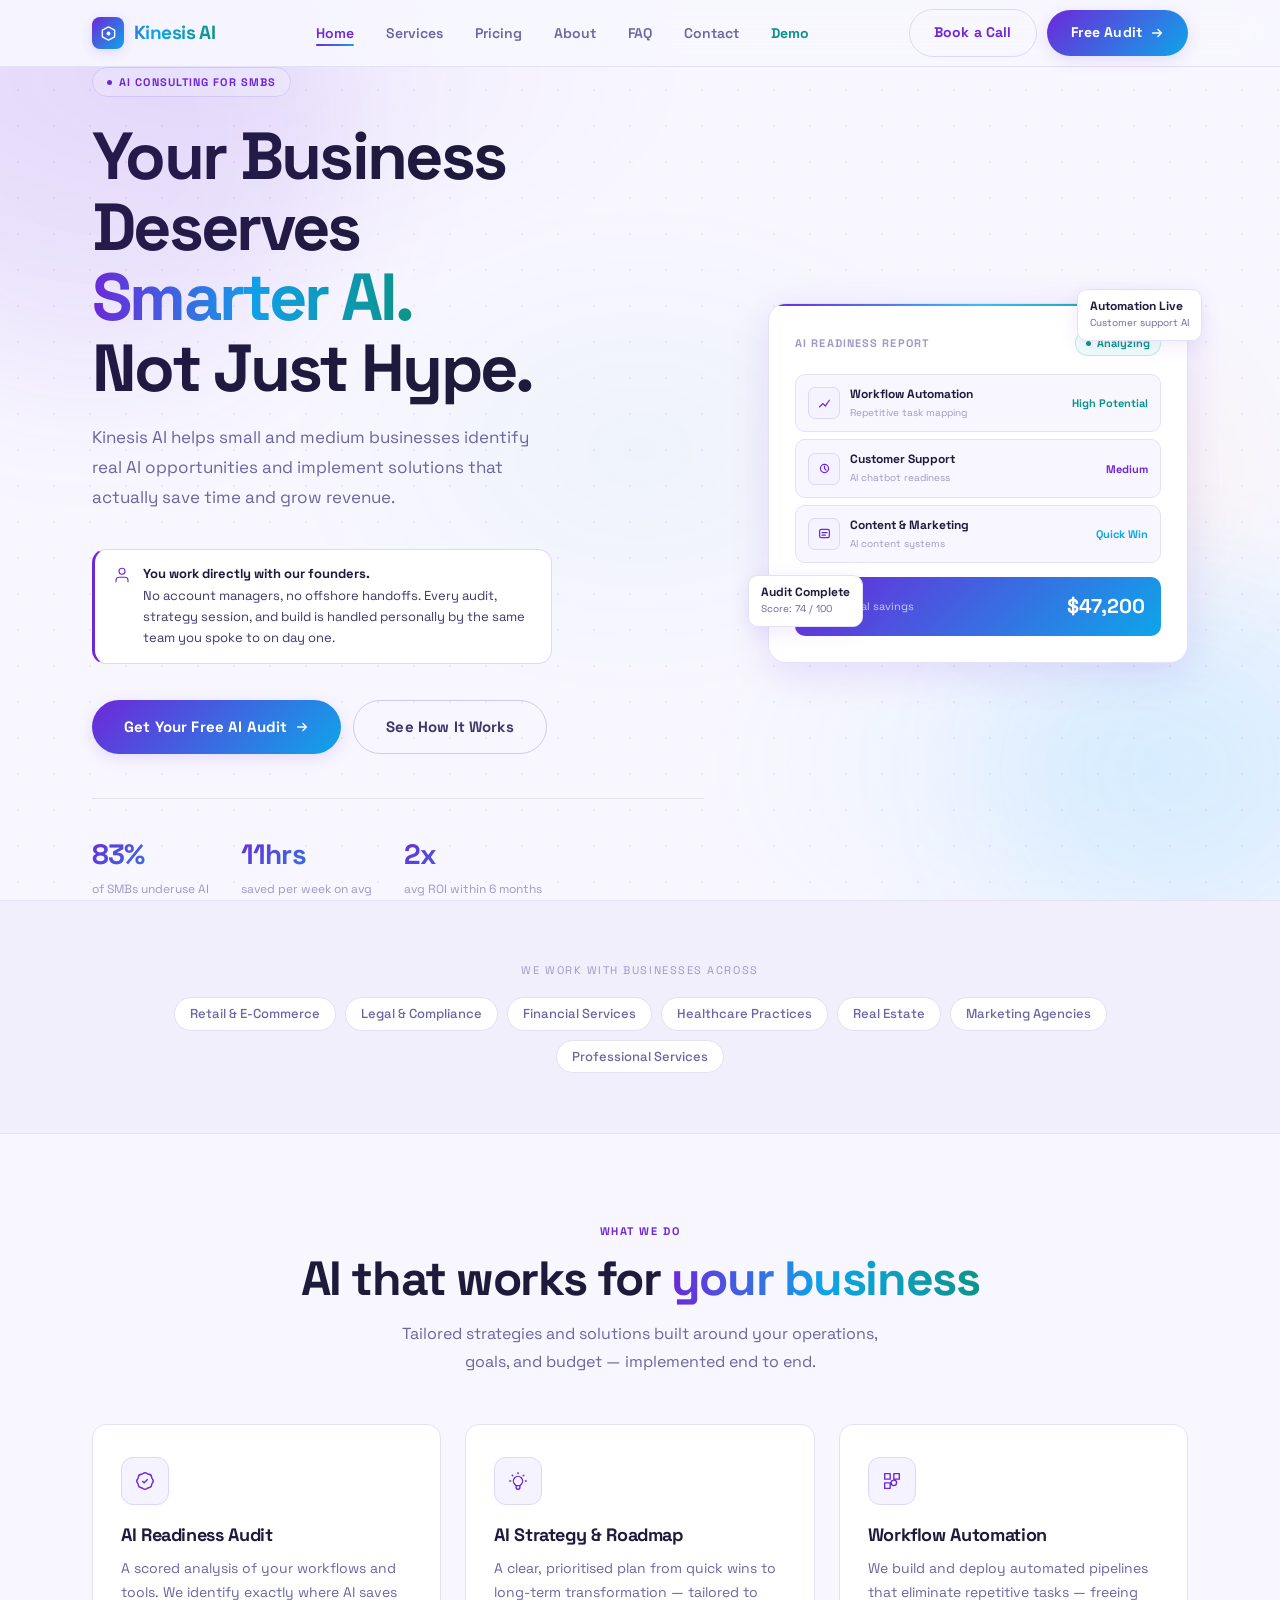
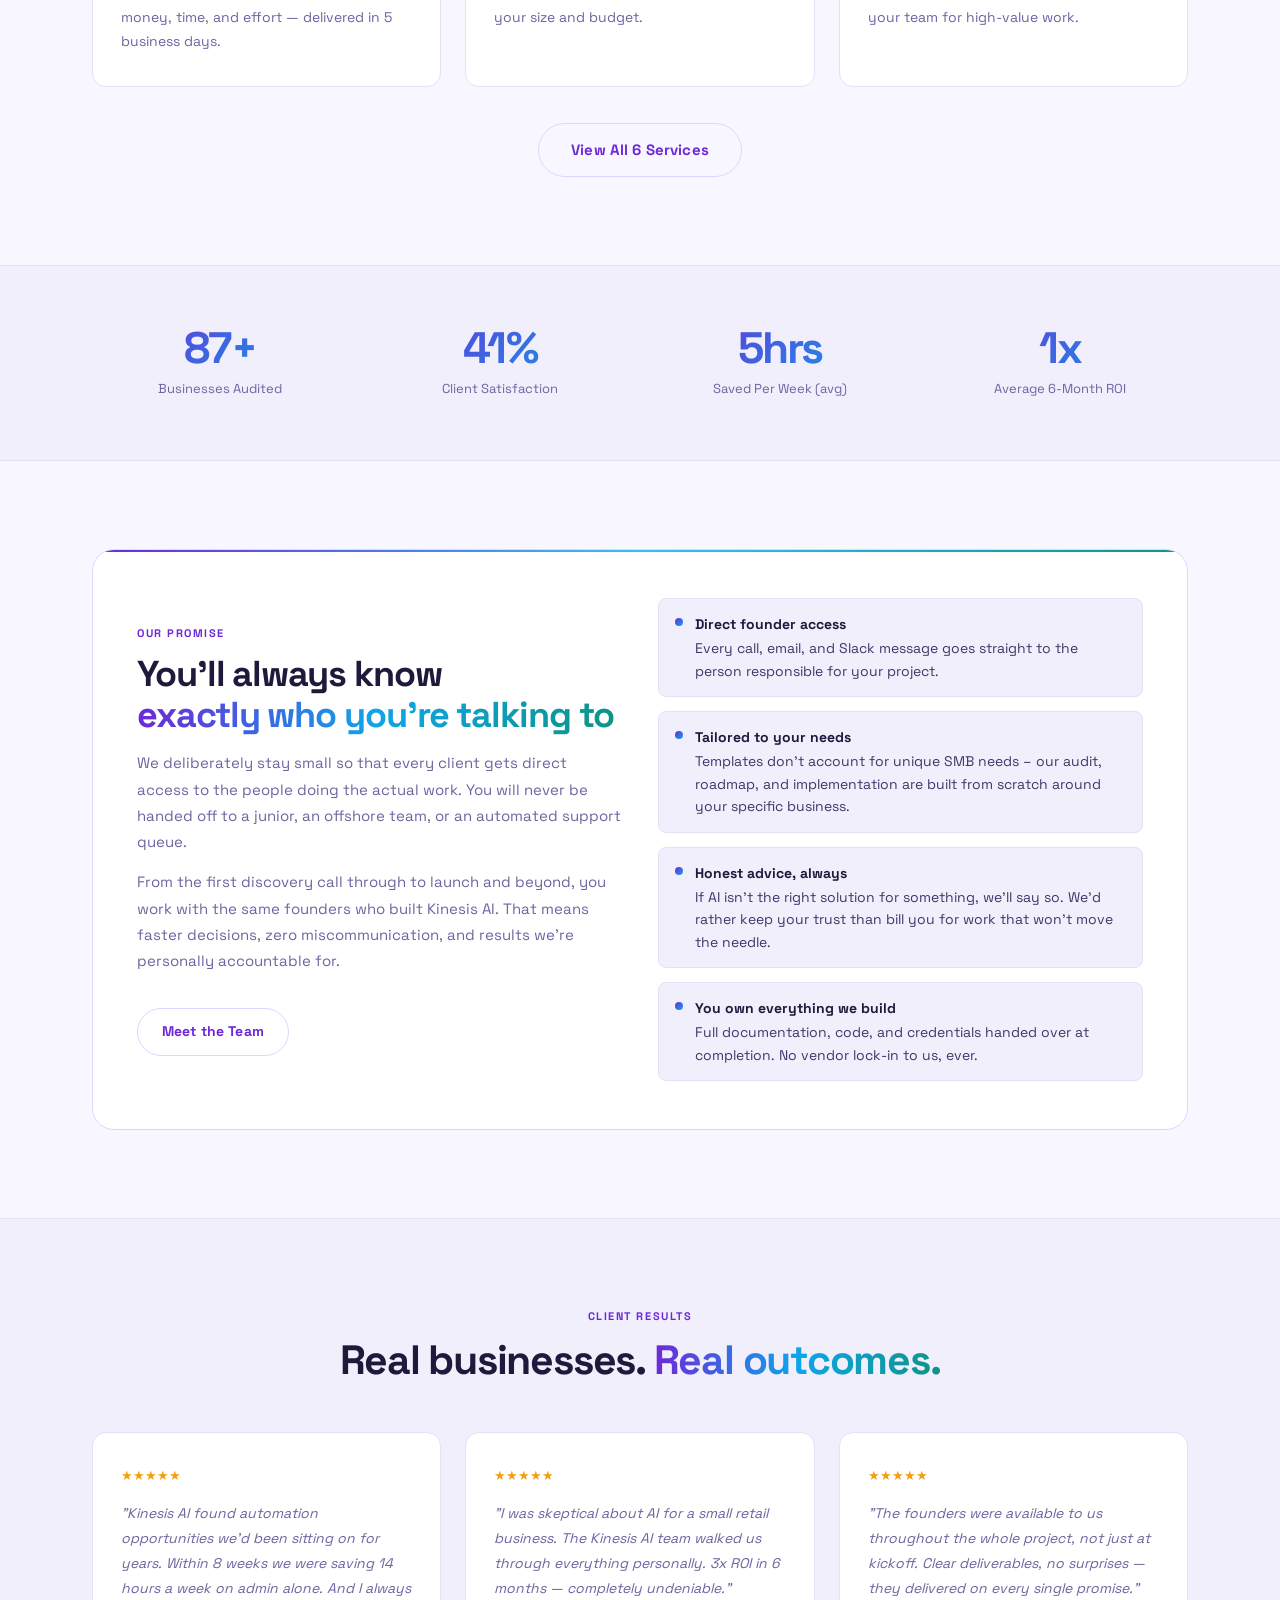
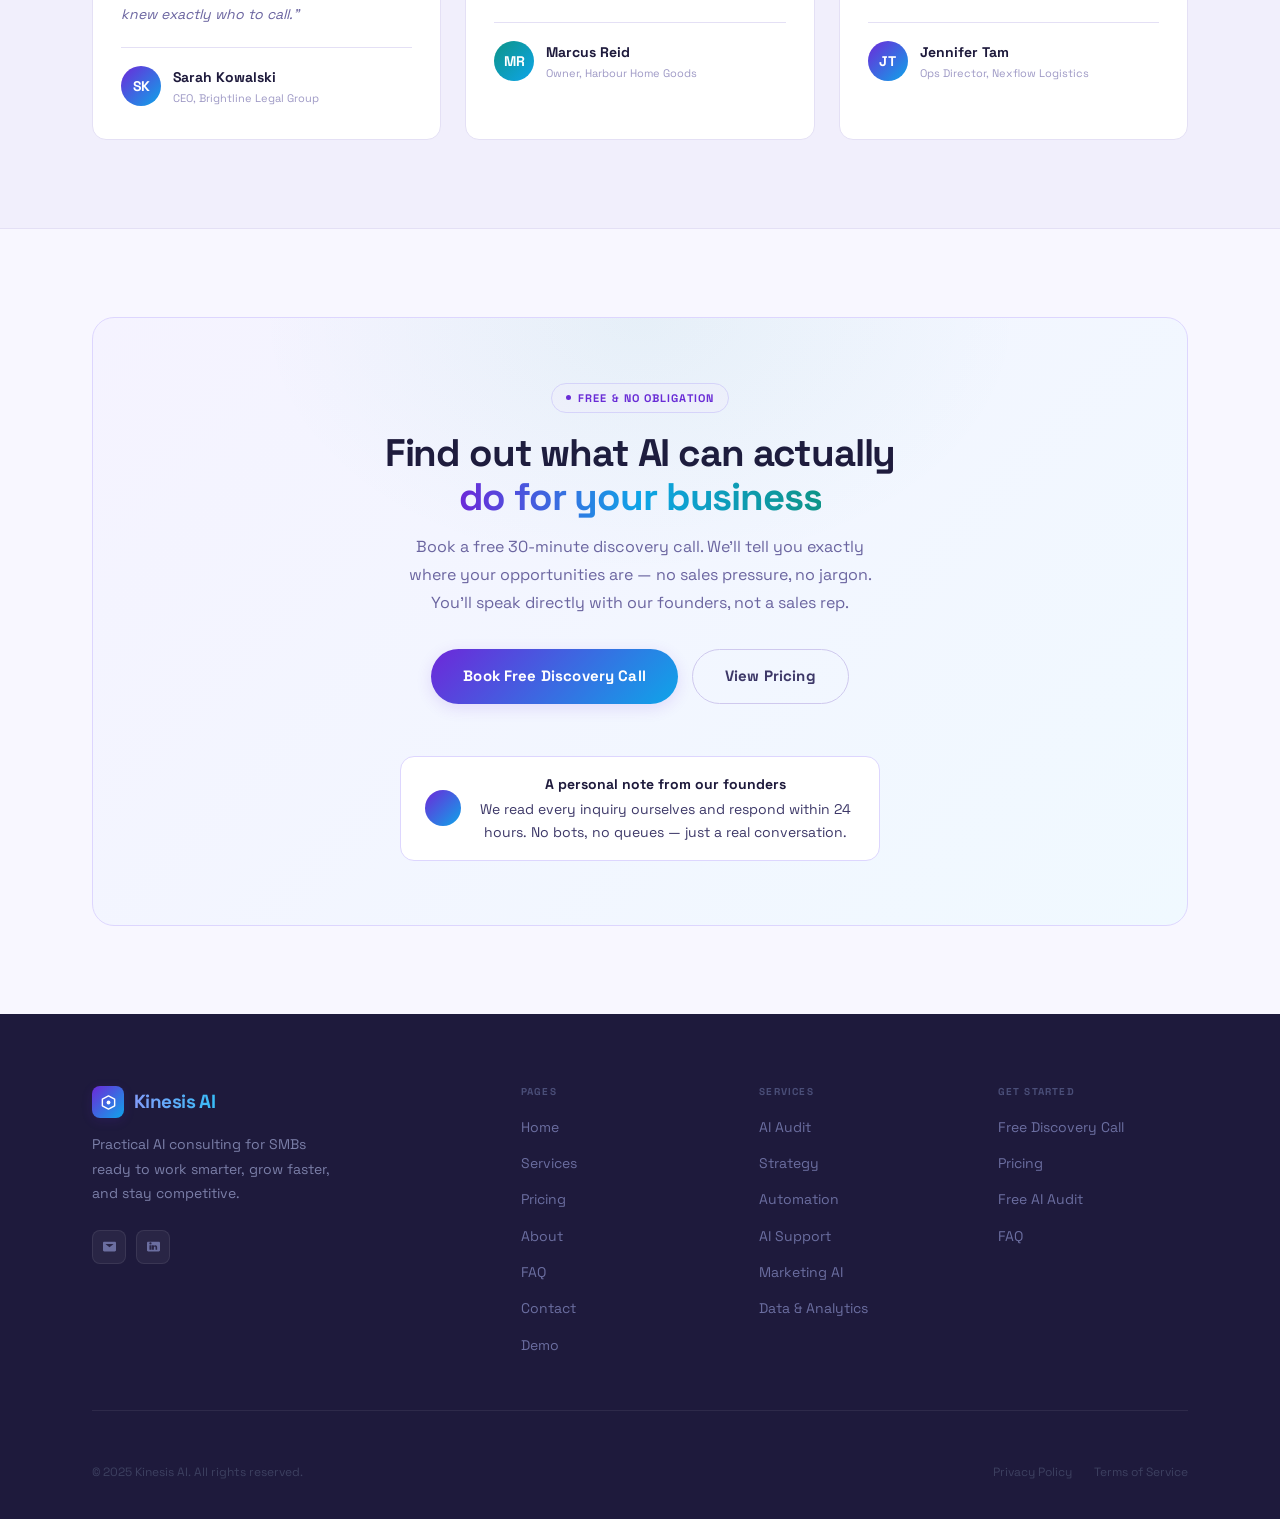
<file: index.html>
<!DOCTYPE html>
<html lang="en">
<!--
  index.html — Kinesis AI Homepage
  Location: / (root of repo)
  CSS:  css/main.css
  JS:   js/main.js
  
  SECTIONS:
  1. Navbar
  2. Hero (two-column: copy + readiness panel)
  3. Industries trust strip
  4. What We Do (3 teaser cards)
  5. Stats bar
  6. Personalised Service highlight
  7. Testimonials
  8. CTA Strip (book a call)
  9. Footer
-->
<head>
  <meta charset="UTF-8">
  <meta name="viewport" content="width=device-width, initial-scale=1.0">
  <title>Kinesis AI — AI Consulting for Growing Businesses</title>
  <!-- Stylesheet lives in /css/ relative to this root file -->
  <link rel="stylesheet" href="css/main.css">
</head>
<body>


<!-- ============================================================
     NAVBAR
     Links: pages are in subfolders, e.g. services/services.html
     ============================================================ -->
<nav class="navbar">
  <div class="container">
    <div class="nav-inner">

      <!-- Logo -->
      <a href="index.html" class="nav-logo">
        <div class="logo-mark">
          <!-- Hexagon icon -->
          <svg viewBox="0 0 18 18" fill="none">
            <path d="M9 2L15.5 5.5V12.5L9 16L2.5 12.5V5.5L9 2Z"
                  stroke="white" stroke-width="1.5" stroke-linejoin="round"/>
            <circle cx="9" cy="9" r="2" fill="white"/>
          </svg>
        </div>
        Kinesis AI
      </a>

      <!-- Desktop nav links -->
      <ul class="nav-links">
        <li><a href="index.html">Home</a></li>
        <li><a href="services/services.html">Services</a></li>
        <li><a href="pricing/pricing.html">Pricing</a></li>
        <li><a href="about.html">About</a></li>
        <li><a href="faq.html">FAQ</a></li>
        <li><a href="contact/contact.html">Contact</a></li>
        <!-- Demo link styled differently — see .nav-demo in CSS -->
        <li><a href="demo/index.html" class="nav-demo">Demo</a></li>
      </ul>

      <!-- CTA buttons -->
      <div class="nav-cta">
        <a href="contact.html" class="btn btn--ghost">Book a Call</a>
        <a href="contact.html" class="btn btn--primary">
          Free Audit
          <svg viewBox="0 0 16 16" fill="none">
            <path d="M3 8h10M9 4l4 4-4 4" stroke="currentColor"
                  stroke-width="1.5" stroke-linecap="round"/>
          </svg>
        </a>
      </div>

      <!-- Mobile hamburger button (visible only on small screens via CSS) -->
      <button id="navToggle" aria-label="Open menu">☰</button>

    </div>
  </div>
</nav>


<!-- ============================================================
     HERO
     Two-column layout.
     Left: headline, personalised note, CTAs, stats.
     Right: AI Readiness Report panel widget.
     ============================================================ -->
<section id="hero">
  <!-- Decorative background orbs (absolutely positioned) -->
  <div class="orb orb--purple" style="width:500px;height:500px;top:-120px;left:-160px;"></div>
  <div class="orb orb--blue"   style="width:380px;height:380px;bottom:-60px;right:-90px;"></div>
  <div class="orb orb--yellow" style="width:240px;height:240px;top:40%;right:5%;"></div>

  <div class="container">
    <div class="hero-layout">

      <!-- ── LEFT: copy ── -->
      <div class="hero-content">

        <!-- Eyebrow tag -->
        <div class="hero-tag">
          <span class="tag">AI Consulting for SMBs</span>
        </div>

        <!-- Main headline -->
        <h1 class="hero-title">
          Your Business Deserves<br>
          <span class="grad-text">Smarter AI.</span><br>
          Not Just Hype.
        </h1>

        <!-- Supporting copy -->
        <p class="hero-sub">
          Kinesis AI helps small and medium businesses identify real AI
          opportunities and implement solutions that actually save time
          and grow revenue.
        </p>

        <!--
          PERSONALISED SERVICE CALLOUT
          This box emphasises that every client gets direct, personal attention.
          Edit the text below to reflect your actual offering.
        -->
        <div class="hero-personal">
          <!-- Person icon -->
          <svg viewBox="0 0 24 24" fill="none">
            <path d="M20 21v-2a4 4 0 00-4-4H8a4 4 0 00-4 4v2"
                  stroke="currentColor" stroke-width="1.5" stroke-linecap="round"/>
            <circle cx="12" cy="7" r="4" stroke="currentColor" stroke-width="1.5"/>
          </svg>
          <p>
            <strong>You work directly with our founders.</strong>
            No account managers, no offshore handoffs. Every audit, strategy
            session, and build is handled personally by the same team you
            spoke to on day one.
          </p>
        </div>

        <!-- CTA buttons -->
        <div class="hero-actions">
          <a href="contact.html" class="btn btn--primary btn--lg">
            Get Your Free AI Audit
            <svg viewBox="0 0 16 16" fill="none">
              <path d="M3 8h10M9 4l4 4-4 4" stroke="currentColor"
                    stroke-width="1.5" stroke-linecap="round"/>
            </svg>
          </a>
          <a href="services/services.html" class="btn btn--outline btn--lg">
            See How It Works
          </a>
        </div>

        <!-- Stats row at bottom of hero -->
        <div class="hero-stats-bar">
          <div class="hero-stat">
            <!-- data-count: JS will count up to this value -->
            <div class="n" data-count="87" data-suffix="%">87%</div>
            <div class="l">of SMBs underuse AI</div>
          </div>
          <div class="hero-stat">
            <div class="n" data-count="12" data-suffix="hrs">12hrs</div>
            <div class="l">saved per week on avg</div>
          </div>
          <div class="hero-stat">
            <div class="n" data-count="3" data-suffix="x">3x</div>
            <div class="l">avg ROI within 6 months</div>
          </div>
        </div>

      </div><!-- /hero-content -->


      <!-- ── RIGHT: readiness panel ── -->
      <!--
        hero-panel-wrap is hidden on tablet/mobile via CSS.
        The float chips position relative to this wrapper.
      -->
      <div class="hero-panel-wrap" style="position:relative;">

        <!-- Floating chip top-right -->
        <div class="float-chip float-chip--a">
          <div>
            <div class="chip-label">Automation Live</div>
            <div class="chip-sub">Customer support AI</div>
          </div>
        </div>

        <!-- Floating chip bottom-left -->
        <div class="float-chip float-chip--b">
          <div>
            <div class="chip-label">Audit Complete</div>
            <div class="chip-sub">Score: 74 / 100</div>
          </div>
        </div>

        <!-- The panel card -->
        <div class="hero-panel">
          <div class="panel-header">
            <span class="panel-label">AI Readiness Report</span>
            <span class="live-badge">
              <span class="live-dot"></span>
              Analyzing
            </span>
          </div>

          <!-- Audit result rows -->
          <div class="audit-row">
            <div class="audit-ic">
              <svg viewBox="0 0 16 16" fill="none">
                <path d="M2 12l4-4 3 3 5-7"
                      stroke="currentColor" stroke-width="1.5" stroke-linecap="round"/>
              </svg>
            </div>
            <div>
              <div class="audit-name">Workflow Automation</div>
              <div class="audit-sub">Repetitive task mapping</div>
            </div>
            <span class="audit-score s-teal">High Potential</span>
          </div>

          <div class="audit-row">
            <div class="audit-ic">
              <svg viewBox="0 0 16 16" fill="none">
                <circle cx="8" cy="8" r="5" stroke="currentColor" stroke-width="1.5"/>
                <path d="M8 5v3l2 2" stroke="currentColor"
                      stroke-width="1.5" stroke-linecap="round"/>
              </svg>
            </div>
            <div>
              <div class="audit-name">Customer Support</div>
              <div class="audit-sub">AI chatbot readiness</div>
            </div>
            <span class="audit-score s-purple">Medium</span>
          </div>

          <div class="audit-row">
            <div class="audit-ic">
              <svg viewBox="0 0 16 16" fill="none">
                <rect x="2" y="3" width="12" height="10" rx="2"
                      stroke="currentColor" stroke-width="1.5"/>
                <path d="M5 7h6M5 10h4"
                      stroke="currentColor" stroke-width="1.5" stroke-linecap="round"/>
              </svg>
            </div>
            <div>
              <div class="audit-name">Content &amp; Marketing</div>
              <div class="audit-sub">AI content systems</div>
            </div>
            <span class="audit-score s-blue">Quick Win</span>
          </div>

          <!-- Summary footer -->
          <div class="panel-footer">
            <div class="panel-footer-lbl">Est. annual savings</div>
            <div class="panel-footer-num">$47,200</div>
          </div>
        </div><!-- /hero-panel -->

      </div><!-- /hero-panel-wrap -->

    </div><!-- /hero-layout -->
  </div>
</section>


<!-- ============================================================
     INDUSTRIES TRUST STRIP
     ============================================================ -->
<div class="divider"></div>

<section class="section--sm section--alt">
  <div class="container">
    <p style="text-align:center;font-size:11px;letter-spacing:0.14em;
              text-transform:uppercase;color:var(--text-faint);margin-bottom:18px;">
      We work with businesses across
    </p>
    <!-- Industry pill tags -->
    <div style="display:flex;flex-wrap:wrap;gap:9px;justify-content:center;">
      <span style="padding:5px 15px;background:var(--surface);border:1px solid var(--border);
                   border-radius:100px;font-size:13px;font-weight:500;color:var(--text-muted);">
        Retail &amp; E-Commerce
      </span>
      <span style="padding:5px 15px;background:var(--surface);border:1px solid var(--border);
                   border-radius:100px;font-size:13px;font-weight:500;color:var(--text-muted);">
        Legal &amp; Compliance
      </span>
      <span style="padding:5px 15px;background:var(--surface);border:1px solid var(--border);
                   border-radius:100px;font-size:13px;font-weight:500;color:var(--text-muted);">
        Financial Services
      </span>
      <span style="padding:5px 15px;background:var(--surface);border:1px solid var(--border);
                   border-radius:100px;font-size:13px;font-weight:500;color:var(--text-muted);">
        Healthcare Practices
      </span>
      <span style="padding:5px 15px;background:var(--surface);border:1px solid var(--border);
                   border-radius:100px;font-size:13px;font-weight:500;color:var(--text-muted);">
        Real Estate
      </span>
      <span style="padding:5px 15px;background:var(--surface);border:1px solid var(--border);
                   border-radius:100px;font-size:13px;font-weight:500;color:var(--text-muted);">
        Marketing Agencies
      </span>
      <span style="padding:5px 15px;background:var(--surface);border:1px solid var(--border);
                   border-radius:100px;font-size:13px;font-weight:500;color:var(--text-muted);">
        Professional Services
      </span>
    </div>
  </div>
</section>


<!-- ============================================================
     WHAT WE DO — 3 teaser cards
     Full services are on services/services.html
     ============================================================ -->
<div class="divider"></div>

<section class="section">
  <div class="container">

    <!-- Section header -->
    <div class="reveal" style="text-align:center;margin-bottom:48px;">
      <span class="section-label">What We Do</span>
      <h2 style="font-size:clamp(30px,3.8vw,48px);letter-spacing:-0.03em;
                 line-height:1.12;margin-bottom:14px;">
        AI that works for <span class="grad-text">your business</span>
      </h2>
      <p style="font-size:16px;color:var(--text-muted);max-width:480px;
                margin:0 auto;line-height:1.75;">
        Tailored strategies and solutions built around your operations,
        goals, and budget — implemented end to end.
      </p>
    </div>

    <!-- 3 teaser cards -->
    <div class="grid-3 reveal">

      <div class="card">
        <div class="card-icon">
          <svg viewBox="0 0 24 24" fill="none">
            <path d="M9 12l2 2 4-4M7.835 4.697a3.42 3.42 0 001.946-.806
                     3.42 3.42 0 014.438 0 3.42 3.42 0 001.946.806
                     3.42 3.42 0 013.138 3.138 3.42 3.42 0 00.806 1.946
                     3.42 3.42 0 010 4.438 3.42 3.42 0 00-.806 1.946
                     3.42 3.42 0 01-3.138 3.138 3.42 3.42 0 00-1.946.806
                     3.42 3.42 0 01-4.438 0 3.42 3.42 0 00-1.946-.806
                     3.42 3.42 0 01-3.138-3.138 3.42 3.42 0 00-.806-1.946
                     3.42 3.42 0 010-4.438 3.42 3.42 0 00.806-1.946
                     3.42 3.42 0 013.138-3.138z"
                  stroke="currentColor" stroke-width="1.5"/>
          </svg>
        </div>
        <h3>AI Readiness Audit</h3>
        <p>A scored analysis of your workflows and tools. We identify exactly where AI saves money, time, and effort — delivered in 5 business days.</p>
      </div>

      <div class="card">
        <div class="card-icon">
          <svg viewBox="0 0 24 24" fill="none">
            <path d="M9.663 17h4.673M12 3v1m6.364 1.636l-.707.707
                     M21 12h-1M4 12H3m3.343-5.657l-.707-.707
                     m2.828 9.9a5 5 0 117.072 0l-.548.547
                     A3.374 3.374 0 0014 18.469V19a2 2 0 11-4 0
                     v-.531c0-.895-.356-1.754-.988-2.386l-.548-.547z"
                  stroke="currentColor" stroke-width="1.5" stroke-linecap="round"/>
          </svg>
        </div>
        <h3>AI Strategy &amp; Roadmap</h3>
        <p>A clear, prioritised plan from quick wins to long-term transformation — tailored to your size and budget.</p>
      </div>

      <div class="card">
        <div class="card-icon">
          <svg viewBox="0 0 24 24" fill="none">
            <path d="M4 4h6v6H4V4zm10 0h6v6h-6V4zM4 14h6v6H4v-6zm10 3a3 3 0 100-6 3 3 0 000 6z"
                  stroke="currentColor" stroke-width="1.5" stroke-linejoin="round"/>
          </svg>
        </div>
        <h3>Workflow Automation</h3>
        <p>We build and deploy automated pipelines that eliminate repetitive tasks — freeing your team for high-value work.</p>
      </div>

    </div>

    <!-- Link to full services page -->
    <div style="text-align:center;margin-top:36px;" class="reveal reveal-delay-2">
      <a href="services/services.html" class="btn btn--ghost btn--lg">
        View All 6 Services
      </a>
    </div>

  </div>
</section>


<!-- ============================================================
     STATS BAR
     ============================================================ -->
<div class="divider"></div>

<section class="section--sm section--alt">
  <div class="container">
    <div class="grid-4 reveal">
      <div class="stat-block">
        <div class="num" data-count="200" data-suffix="+">200+</div>
        <div class="lbl">Businesses Audited</div>
      </div>
      <div class="stat-block">
        <div class="num" data-count="94" data-suffix="%">94%</div>
        <div class="lbl">Client Satisfaction</div>
      </div>
      <div class="stat-block">
        <div class="num" data-count="12" data-suffix="hrs">12hrs</div>
        <div class="lbl">Saved Per Week (avg)</div>
      </div>
      <div class="stat-block">
        <div class="num" data-count="3" data-suffix="x">3x</div>
        <div class="lbl">Average 6-Month ROI</div>
      </div>
    </div>
  </div>
</section>


<!-- ============================================================
     PERSONALISED SERVICE SECTION
     This is where we go deep on the personal-touch philosophy.
     ============================================================ -->
<div class="divider"></div>

<section class="section">
  <div class="container">
    <div class="personal-block reveal">

      <!-- Left: copy -->
      <div>
        <span class="section-label">Our Promise</span>
        <h2>
          You'll always know<br>
          <span class="grad-text">exactly who you're talking to</span>
        </h2>
        <p>
          We deliberately stay small so that every client gets direct access
          to the people doing the actual work. You will never be handed off
          to a junior, an offshore team, or an automated support queue.
        </p>
        <p>
          From the first discovery call through to launch and beyond, you
          work with the same founders who built Kinesis AI. That means faster
          decisions, zero miscommunication, and results we're personally
          accountable for.
        </p>
        <a href="about.html" class="btn btn--ghost" style="margin-top:20px;">
          Meet the Team
        </a>
      </div>

      <!-- Right: promise checklist -->
      <div class="personal-promises">
        <div class="promise-item">
          <div class="promise-dot"></div>
          <p>
            <strong>Direct founder access</strong>
            Every call, email, and Slack message goes straight to the person
            responsible for your project.
          </p>
        </div>
        <div class="promise-item">
          <div class="promise-dot"></div>
          <p>
            <strong>Tailored to your needs</strong>
            Templates don't account for unique SMB needs – our audit, roadmap, and implementation are built from scratch
            around your specific business.
          </p>
        </div>
        <div class="promise-item">
          <div class="promise-dot"></div>
          <p>
            <strong>Honest advice, always</strong>
            If AI isn't the right solution for something, we'll say so. We'd
            rather keep your trust than bill you for work that won't move the
            needle.
          </p>
        </div>
        <div class="promise-item">
          <div class="promise-dot"></div>
          <p>
            <strong>You own everything we build</strong>
            Full documentation, code, and credentials handed over at
            completion. No vendor lock-in to us, ever.
          </p>
        </div>
      </div>

    </div>
  </div>
</section>


<!-- ============================================================
     TESTIMONIALS
     ============================================================ -->
<div class="divider"></div>

<section class="section section--alt">
  <div class="container">

    <div class="reveal" style="text-align:center;margin-bottom:48px;">
      <span class="section-label">Client Results</span>
      <h2 style="font-size:clamp(26px,3.2vw,44px);letter-spacing:-0.03em;">
        Real businesses. <span class="grad-text">Real outcomes.</span>
      </h2>
    </div>

    <div class="grid-3">

      <div class="card reveal reveal-delay-1">
        <div style="color:#F59E0B;font-size:13px;margin-bottom:14px;">
          &#9733;&#9733;&#9733;&#9733;&#9733;
        </div>
        <p style="font-size:14px;color:var(--text-muted);line-height:1.8;
                  margin-bottom:20px;font-style:italic;">
          "Kinesis AI found automation opportunities we'd been sitting on for
          years. Within 8 weeks we were saving 14 hours a week on admin alone.
          And I always knew exactly who to call."
        </p>
        <div style="display:flex;align-items:center;gap:12px;
                    padding-top:18px;border-top:1px solid var(--border);">
          <div style="width:40px;height:40px;border-radius:50%;
                      background:var(--grad-main);display:flex;
                      align-items:center;justify-content:center;
                      font-size:14px;font-weight:700;color:#fff;flex-shrink:0;">
            SK
          </div>
          <div>
            <div style="font-size:14px;font-weight:700;">Sarah Kowalski</div>
            <div style="font-size:11px;color:var(--text-faint);">
              CEO, Brightline Legal Group
            </div>
          </div>
        </div>
      </div>

      <div class="card reveal reveal-delay-2">
        <div style="color:#F59E0B;font-size:13px;margin-bottom:14px;">
          &#9733;&#9733;&#9733;&#9733;&#9733;
        </div>
        <p style="font-size:14px;color:var(--text-muted);line-height:1.8;
                  margin-bottom:20px;font-style:italic;">
          "I was skeptical about AI for a small retail business. The Kinesis AI
          team walked us through everything personally. 3x ROI in 6 months —
          completely undeniable."
        </p>
        <div style="display:flex;align-items:center;gap:12px;
                    padding-top:18px;border-top:1px solid var(--border);">
          <div style="width:40px;height:40px;border-radius:50%;
                      background:var(--grad-accent);display:flex;
                      align-items:center;justify-content:center;
                      font-size:14px;font-weight:700;color:#fff;flex-shrink:0;">
            MR
          </div>
          <div>
            <div style="font-size:14px;font-weight:700;">Marcus Reid</div>
            <div style="font-size:11px;color:var(--text-faint);">
              Owner, Harbour Home Goods
            </div>
          </div>
        </div>
      </div>

      <div class="card reveal reveal-delay-3">
        <div style="color:#F59E0B;font-size:13px;margin-bottom:14px;">
          &#9733;&#9733;&#9733;&#9733;&#9733;
        </div>
        <p style="font-size:14px;color:var(--text-muted);line-height:1.8;
                  margin-bottom:20px;font-style:italic;">
          "The founders were available to us throughout the whole project, not
          just at kickoff. Clear deliverables, no surprises — they delivered
          on every single promise."
        </p>
        <div style="display:flex;align-items:center;gap:12px;
                    padding-top:18px;border-top:1px solid var(--border);">
          <div style="width:40px;height:40px;border-radius:50%;
                      background:linear-gradient(135deg,var(--purple),var(--blue-mid));
                      display:flex;align-items:center;justify-content:center;
                      font-size:14px;font-weight:700;color:#fff;flex-shrink:0;">
            JT
          </div>
          <div>
            <div style="font-size:14px;font-weight:700;">Jennifer Tam</div>
            <div style="font-size:11px;color:var(--text-faint);">
              Ops Director, Nexflow Logistics
            </div>
          </div>
        </div>
      </div>

    </div>
  </div>
</section>


<!-- ============================================================
     CTA STRIP — Book a Discovery Call
     This block appears at the bottom of every page.
     To edit the wording globally, update it here and in each sub-page.
     ============================================================ -->
<div class="divider"></div>

<section class="section">
  <div class="container">
    <div class="cta-strip reveal">

      <!-- Tag pill -->
      <div class="tag" style="margin-bottom:18px;">
        Free &amp; No Obligation
      </div>

      <h2>
        Find out what AI can actually<br>
        <span class="grad-text">do for your business</span>
      </h2>

      <p class="cta-sub">
        Book a free 30-minute discovery call. We'll tell you exactly where
        your opportunities are — no sales pressure, no jargon. You'll speak
        directly with our founders, not a sales rep.
      </p>

      <!-- CTA buttons -->
      <div class="actions">
        <a href="contact/contact.html" class="btn btn--primary btn--lg">
          Book Free Discovery Call
        </a>
        <a href="pricing/pricing.html" class="btn btn--outline btn--lg">
          View Pricing
        </a>
      </div>

      <!--
        PERSONALISED NOTE inside the CTA strip.
        The ::before pseudo-element on .cta-personal-note draws an avatar circle.
        Edit the text below to be in your own voice.
      -->
      <div style="margin-top:24px;display:flex;justify-content:center;">
        <div class="cta-personal-note">
          <div>
            <strong>A personal note from our founders</strong>
            We read every inquiry ourselves and respond within 24 hours.
            No bots, no queues — just a real conversation.
          </div>
        </div>
      </div>

    </div>
  </div>
</section>


<!-- ============================================================
     FOOTER
     ============================================================ -->
<footer>
  <div class="container">
    <div class="footer-grid">

      <!-- Brand column -->
      <div class="footer-brand">
        <a href="index.html" class="nav-logo">
          <div class="logo-mark">
            <svg viewBox="0 0 18 18" fill="none">
              <path d="M9 2L15.5 5.5V12.5L9 16L2.5 12.5V5.5L9 2Z"
                    stroke="white" stroke-width="1.5" stroke-linejoin="round"/>
              <circle cx="9" cy="9" r="2" fill="white"/>
            </svg>
          </div>
          Kinesis AI
        </a>
        <p class="footer-tagline">
          Practical AI consulting for SMBs ready to work smarter,
          grow faster, and stay competitive.
        </p>
        <!-- Social icons -->
        <div class="footer-social">
          <a href="#" class="social-btn" aria-label="Email">
            <svg viewBox="0 0 16 16" fill="currentColor">
              <path d="M14.5 2h-13C.7 2 0 2.7 0 3.5v9c0 .8.7 1.5 1.5 1.5h13
                       c.8 0 1.5-.7 1.5-1.5v-9c0-.8-.7-1.5-1.5-1.5zM8 9L3 5h10L8 9z
                       m0 2L3 7v6h10V7L8 11z"/>
            </svg>
          </a>
          <a href="#" class="social-btn" aria-label="LinkedIn">
            <svg viewBox="0 0 16 16" fill="currentColor">
              <path d="M14.5 2h-13C.7 2 0 2.7 0 3.5v9c0 .8.7 1.5 1.5 1.5h13
                       c.8 0 1.5-.7 1.5-1.5v-9c0-.8-.7-1.5-1.5-1.5zm-9 10H3V6.5h2.5V12z
                       m-1.25-6.4a1.4 1.4 0 110-2.8 1.4 1.4 0 010 2.8zM13 12h-2.5V9
                       c0-.7-.3-1.1-.9-1.1s-1.1.5-1.1 1.2V12H6V6.5h2.4v1
                       c.4-.6 1-.9 1.8-.9 1.4 0 2.3.9 2.3 2.6V12z"/>
            </svg>
          </a>
        </div>
      </div>

      <!-- Pages column -->
      <div class="footer-col">
        <h4>Pages</h4>
        <ul>
          <li><a href="index.html">Home</a></li>
          <li><a href="services/services.html">Services</a></li>
          <li><a href="pricing/pricing.html">Pricing</a></li>
          <li><a href="about.html">About</a></li>
          <li><a href="faq.html">FAQ</a></li>
          <li><a href="contact.html">Contact</a></li>
          <li><a href="demo/index.html">Demo</a></li>
        </ul>
      </div>

      <!-- Services column -->
      <div class="footer-col">
        <h4>Services</h4>
        <ul>
          <li><a href="services/services.html#audit">AI Audit</a></li>
          <li><a href="services/services.html#strategy">Strategy</a></li>
          <li><a href="services/services.html#automation">Automation</a></li>
          <li><a href="services/services.html#support">AI Support</a></li>
          <li><a href="services/services.html#marketing">Marketing AI</a></li>
          <li><a href="services/services.html#data">Data &amp; Analytics</a></li>
        </ul>
      </div>

      <!-- Get started column -->
      <div class="footer-col">
        <h4>Get Started</h4>
        <ul>
          <li><a href="contact.html">Free Discovery Call</a></li>
          <li><a href="pricing/pricing.html">Pricing</a></li>
          <li><a href="contact.html">Free AI Audit</a></li>
          <li><a href="faq.html">FAQ</a></li>
        </ul>
      </div>

    </div><!-- /footer-grid -->

    <!-- Copyright bar -->
    <div class="footer-bottom">
      <span class="footer-copy">
        &copy; 2025 Kinesis AI. All rights reserved.
      </span>
      <div class="footer-legal">
        <a href="#">Privacy Policy</a>
        <a href="#">Terms of Service</a>
      </div>
    </div>

  </div>
</footer>


<!-- JS is at /js/main.js relative to the root index.html -->
<script src="js/main.js"></script>
</body>
</html>
</file>
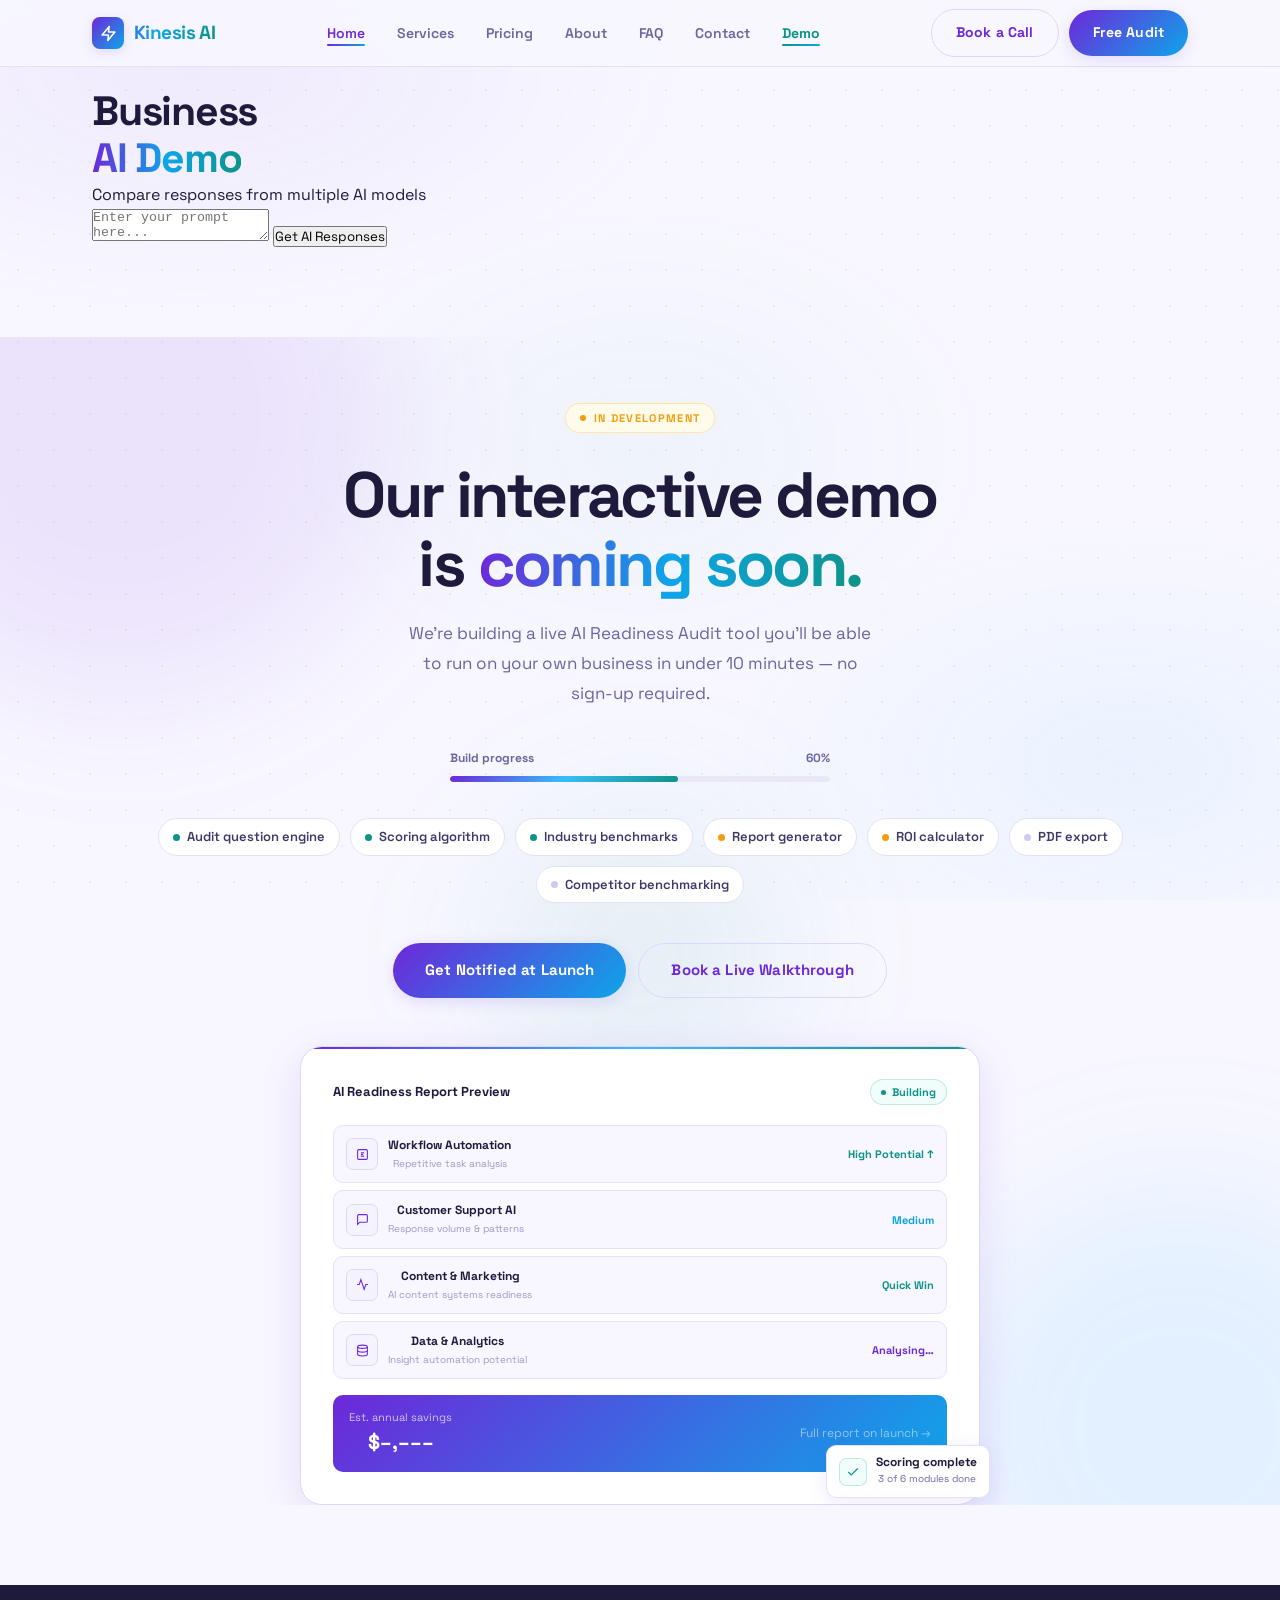
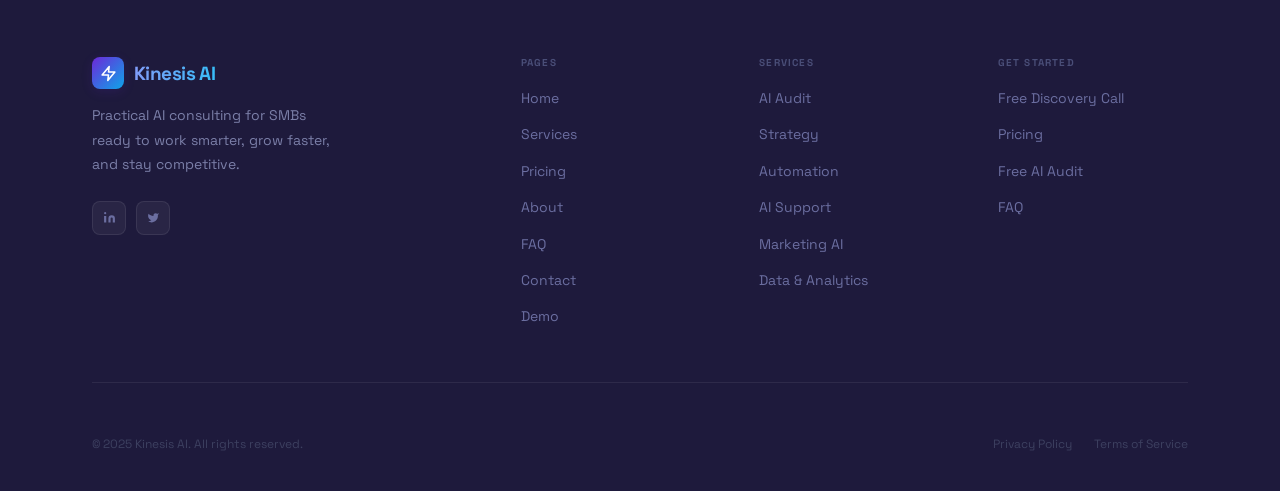
<file: demo/index.html>
<!DOCTYPE html>
<html lang="en">
<head>
    <meta charset="UTF-8">
    <meta name="viewport" content="width=device-width, initial-scale=1.0">
    <title>AI Consulting Demo</title>
    <link rel="stylesheet" href="../css/main.css">
</head>
<body>
<!-- NAVBAR -->
<nav class="navbar">
  <div class="container">
    <div class="nav-inner">
      <a href="../index.html" class="nav-logo">
        <div class="logo-mark">
          <svg viewBox="0 0 24 24" fill="none" stroke="#fff" stroke-width="2.2" stroke-linecap="round" stroke-linejoin="round">
            <polygon points="13 2 3 14 12 14 11 22 21 10 12 10 13 2"/>
          </svg>
        </div>
        Kinesis AI
      </a>
      <ul class="nav-links">
        <li><a href="../index.html">Home</a></li>
        <li><a href="../services/services.html">Services</a></li>
        <li><a href="../pricing/pricing.html">Pricing</a></li>
        <li><a href="../about.html">About</a></li>
        <li><a href="../faq.html">FAQ</a></li>
        <li><a href="../contact/contact.html">Contact</a></li>
        <li><a href="index.html" class="nav-demo active">Demo</a></li>
      </ul>
      <div class="nav-cta">
        <a href="../contact/contact.html" class="btn btn--ghost">Book a Call</a>
        <a href="../contact/contact.html" class="btn btn--primary">Free Audit</a>
      </div>
      <button id="navToggle" aria-label="Toggle menu">☰</button>
    </div>
  </div>
</nav>
<section class="section">
    <div class="container">
        <h2 style="font-size:clamp(26px,3.2vw,44px);letter-spacing:-0.03em;">
        Business<br>
        <span class="grad-text">AI Demo</span>
        </h2>
        <p>Compare responses from multiple AI models</p>
        
        <div class="input-section">
            <textarea id="userInput" placeholder="Enter your prompt here..."></textarea>
            <button id="submitBtn">Get AI Responses</button>
        </div>
        
        <div class="results-section">
            <div id="results"></div>
        </div>
    </div>
</section>



<!-- DEMO HERO -->
<section class="demo-hero">
  <!-- Decorative orbs -->
  <div class="orb orb--purple" style="width:560px;height:560px;top:-200px;left:-160px;"></div>
  <div class="orb orb--blue"   style="width:480px;height:480px;bottom:-160px;right:-140px;"></div>
  <div class="orb orb--teal"   style="width:300px;height:300px;top:40%;left:50%;transform:translateX(-50%);"></div>

  <div class="container" style="position:relative;z-index:1;">

    <div class="demo-badge">In Development</div>

    <h1 class="demo-title">
      Our interactive demo<br>is <span class="grad-text">coming soon.</span>
    </h1>

    <p class="demo-sub">
      We're building a live AI Readiness Audit tool you'll be able to run on your own business in under 10 minutes — no sign-up required.
    </p>

    <!-- Progress bar -->
    <div class="demo-progress-wrap">
      <div class="demo-progress-label">
        <span>Build progress</span>
        <span>60%</span>
      </div>
      <div class="demo-progress-track">
        <div class="demo-progress-fill"></div>
      </div>
    </div>

    <!-- Feature chips -->
    <div class="demo-features">
      <div class="demo-feat">
        <span class="dot dot--done"></span>
        Audit question engine
      </div>
      <div class="demo-feat">
        <span class="dot dot--done"></span>
        Scoring algorithm
      </div>
      <div class="demo-feat">
        <span class="dot dot--done"></span>
        Industry benchmarks
      </div>
      <div class="demo-feat">
        <span class="dot dot--active"></span>
        Report generator
      </div>
      <div class="demo-feat">
        <span class="dot dot--active"></span>
        ROI calculator
      </div>
      <div class="demo-feat">
        <span class="dot dot--soon"></span>
        PDF export
      </div>
      <div class="demo-feat">
        <span class="dot dot--soon"></span>
        Competitor benchmarking
      </div>
    </div>

    <!-- CTA buttons -->
    <div style="display:flex;gap:12px;justify-content:center;flex-wrap:wrap;margin-bottom:48px;">
      <a href="../contact/contact.html" class="btn btn--primary btn--lg">Get Notified at Launch</a>
      <a href="../contact/contact.html" class="btn btn--ghost btn--lg">Book a Live Walkthrough</a>
    </div>

    <!-- Preview panel -->
    <div class="reveal" style="max-width:680px;margin:0 auto;">
      <div style="background:var(--surface);border:1px solid var(--border-purple);border-radius:var(--radius-lg);padding:32px;box-shadow:var(--shadow-lg);position:relative;overflow:hidden;">
        <!-- Gradient top rule -->
        <div style="position:absolute;top:0;left:0;right:0;height:2px;background:var(--grad-full);"></div>

        <div style="display:flex;align-items:center;justify-content:space-between;margin-bottom:20px;">
          <div style="font-size:13px;font-weight:700;color:var(--text);">AI Readiness Report Preview</div>
          <div class="live-badge">
            <span class="live-dot"></span>
            Building
          </div>
        </div>

        <!-- Mock audit rows -->
        <div class="audit-row">
          <div class="audit-ic">
            <svg viewBox="0 0 24 24" fill="none" stroke="currentColor" stroke-width="2" width="13" height="13">
              <rect x="3" y="3" width="18" height="18" rx="2"/><path d="M9 9h6M9 15h6M9 12h4"/>
            </svg>
          </div>
          <div>
            <div class="audit-name">Workflow Automation</div>
            <div class="audit-sub">Repetitive task analysis</div>
          </div>
          <div class="audit-score s-teal">High Potential ↑</div>
        </div>

        <div class="audit-row">
          <div class="audit-ic">
            <svg viewBox="0 0 24 24" fill="none" stroke="currentColor" stroke-width="2" width="13" height="13">
              <path d="M21 15a2 2 0 0 1-2 2H7l-4 4V5a2 2 0 0 1 2-2h14a2 2 0 0 1 2 2z"/>
            </svg>
          </div>
          <div>
            <div class="audit-name">Customer Support AI</div>
            <div class="audit-sub">Response volume &amp; patterns</div>
          </div>
          <div class="audit-score s-blue">Medium</div>
        </div>

        <div class="audit-row">
          <div class="audit-ic">
            <svg viewBox="0 0 24 24" fill="none" stroke="currentColor" stroke-width="2" width="13" height="13">
              <path d="M22 12h-4l-3 9L9 3l-3 9H2"/>
            </svg>
          </div>
          <div>
            <div class="audit-name">Content &amp; Marketing</div>
            <div class="audit-sub">AI content systems readiness</div>
          </div>
          <div class="audit-score s-teal">Quick Win</div>
        </div>

        <div class="audit-row">
          <div class="audit-ic">
            <svg viewBox="0 0 24 24" fill="none" stroke="currentColor" stroke-width="2" width="13" height="13">
              <ellipse cx="12" cy="5" rx="9" ry="3"/><path d="M21 12c0 1.66-4 3-9 3s-9-1.34-9-3"/><path d="M3 5v14c0 1.66 4 3 9 3s9-1.34 9-3V5"/>
            </svg>
          </div>
          <div>
            <div class="audit-name">Data &amp; Analytics</div>
            <div class="audit-sub">Insight automation potential</div>
          </div>
          <div class="audit-score s-purple">Analysing…</div>
        </div>

        <!-- Panel footer -->
        <div class="panel-footer" style="margin-top:16px;">
          <div>
            <div class="panel-footer-lbl">Est. annual savings</div>
            <div class="panel-footer-num">$–,–––</div>
          </div>
          <div style="font-size:12px;color:rgba(255,255,255,0.5);">Full report on launch →</div>
        </div>

      </div>

      <!-- Floating chips decorating the preview panel -->
      <div style="position:relative;">
        <div class="float-chip float-chip--a" style="position:absolute;top:-60px;right:-10px;">
          <div style="width:28px;height:28px;border-radius:7px;background:var(--teal-pale);border:1px solid rgba(13,148,136,0.2);display:flex;align-items:center;justify-content:center;">
            <svg viewBox="0 0 24 24" fill="none" stroke="var(--teal)" stroke-width="2" width="14" height="14"><polyline points="20 6 9 17 4 12"/></svg>
          </div>
          <div>
            <div class="chip-label">Scoring complete</div>
            <div class="chip-sub">3 of 6 modules done</div>
          </div>
        </div>
      </div>
    </div>

  </div>
</section>

<!-- FOOTER -->
<footer style="margin-top:80px;">
  <div class="container">
    <div class="footer-grid">
      <div class="footer-brand">
        <a href="../index.html" class="nav-logo">
          <div class="logo-mark">
            <svg viewBox="0 0 24 24" fill="none" stroke="#fff" stroke-width="2.2" stroke-linecap="round" stroke-linejoin="round">
              <polygon points="13 2 3 14 12 14 11 22 21 10 12 10 13 2"/>
            </svg>
          </div>
          Kinesis AI
        </a>
        <p class="footer-tagline">Practical AI consulting for SMBs ready to work smarter, grow faster, and stay competitive.</p>
        <div class="footer-social">
          <a href="#" class="social-btn" aria-label="LinkedIn">
            <svg viewBox="0 0 24 24" fill="currentColor"><path d="M16 8a6 6 0 0 1 6 6v7h-4v-7a2 2 0 0 0-2-2 2 2 0 0 0-2 2v7h-4v-7a6 6 0 0 1 6-6zM2 9h4v12H2z"/><circle cx="4" cy="4" r="2"/></svg>
          </a>
          <a href="#" class="social-btn" aria-label="Twitter">
            <svg viewBox="0 0 24 24" fill="currentColor"><path d="M22 4s-.7 2.1-2 3.4c1.6 10-9.4 17.3-18 11.6 2.2.1 4.4-.6 6-2C3 15.5.5 9.6 3 5c2.2 2.6 5.6 4.1 9 4-.9-4.2 4-6.6 7-3.8 1.1 0 3-1.2 3-1.2z"/></svg>
          </a>
        </div>
      </div>
      <div class="footer-col">
        <h4>Pages</h4>
        <ul>
          <li><a href="../index.html">Home</a></li>
          <li><a href="../services/services.html">Services</a></li>
          <li><a href="../pricing/pricing.html">Pricing</a></li>
          <li><a href="../about/about.html">About</a></li>
          <li><a href="../faq.html">FAQ</a></li>
          <li><a href="../contact/contact.html">Contact</a></li>
          <li><a href="index.html">Demo</a></li>
        </ul>
      </div>
      <div class="footer-col">
        <h4>Services</h4>
        <ul>
          <li><a href="../services/services.html#audit">AI Audit</a></li>
          <li><a href="../services/services.html#strategy">Strategy</a></li>
          <li><a href="../services/services.html#automation">Automation</a></li>
          <li><a href="../services/services.html#support">AI Support</a></li>
          <li><a href="../services/services.html#marketing">Marketing AI</a></li>
          <li><a href="../services/services.html#data">Data &amp; Analytics</a></li>
        </ul>
      </div>
      <div class="footer-col">
        <h4>Get Started</h4>
        <ul>
          <li><a href="../contact/contact.html">Free Discovery Call</a></li>
          <li><a href="../pricing/pricing.html">Pricing</a></li>
          <li><a href="../contact/contact.html">Free AI Audit</a></li>
          <li><a href="../faq.html">FAQ</a></li>
        </ul>
      </div>
    </div>
    <div class="footer-bottom">
      <span class="footer-copy">© 2025 Kinesis AI. All rights reserved.</span>
      <div class="footer-legal">
        <a href="#">Privacy Policy</a>
        <a href="#">Terms of Service</a>
      </div>
    </div>
  </div>
</footer>

<script src="../js/main.js"></script>
</body>
</html>
</file>
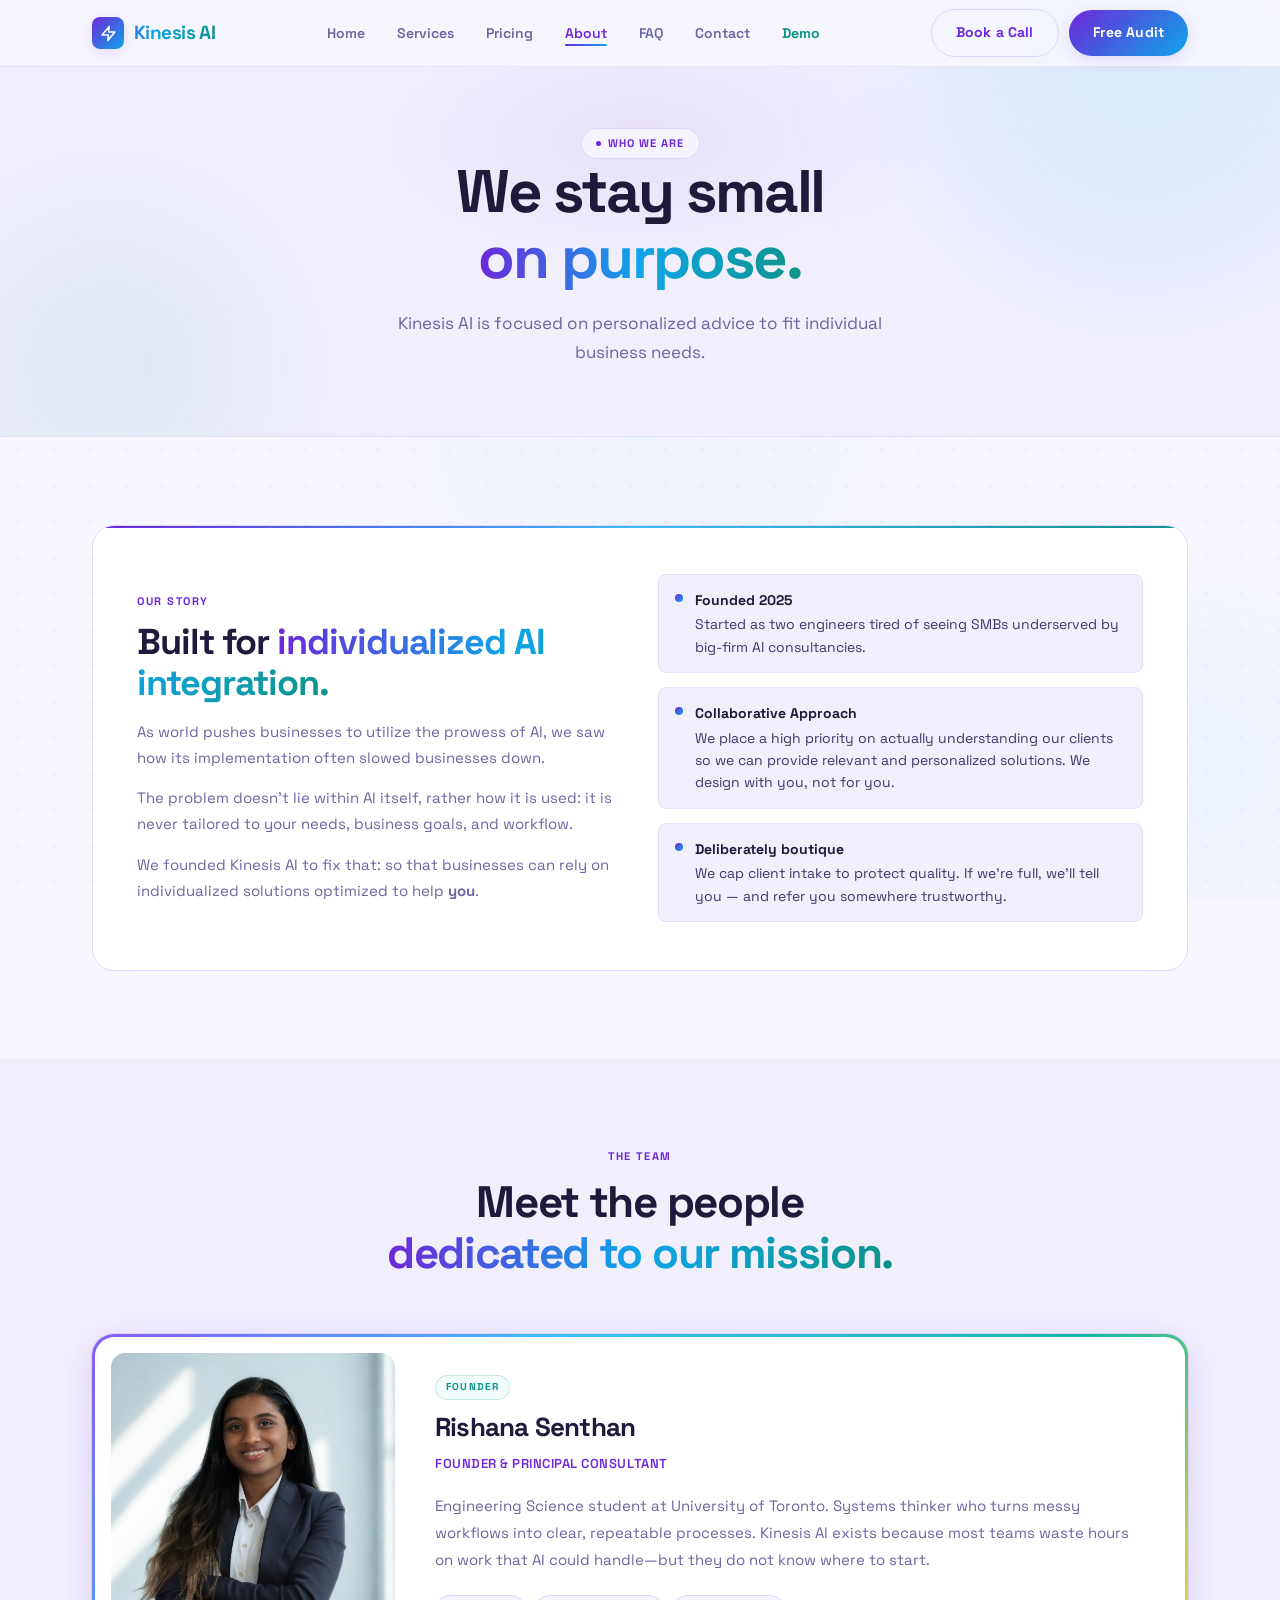
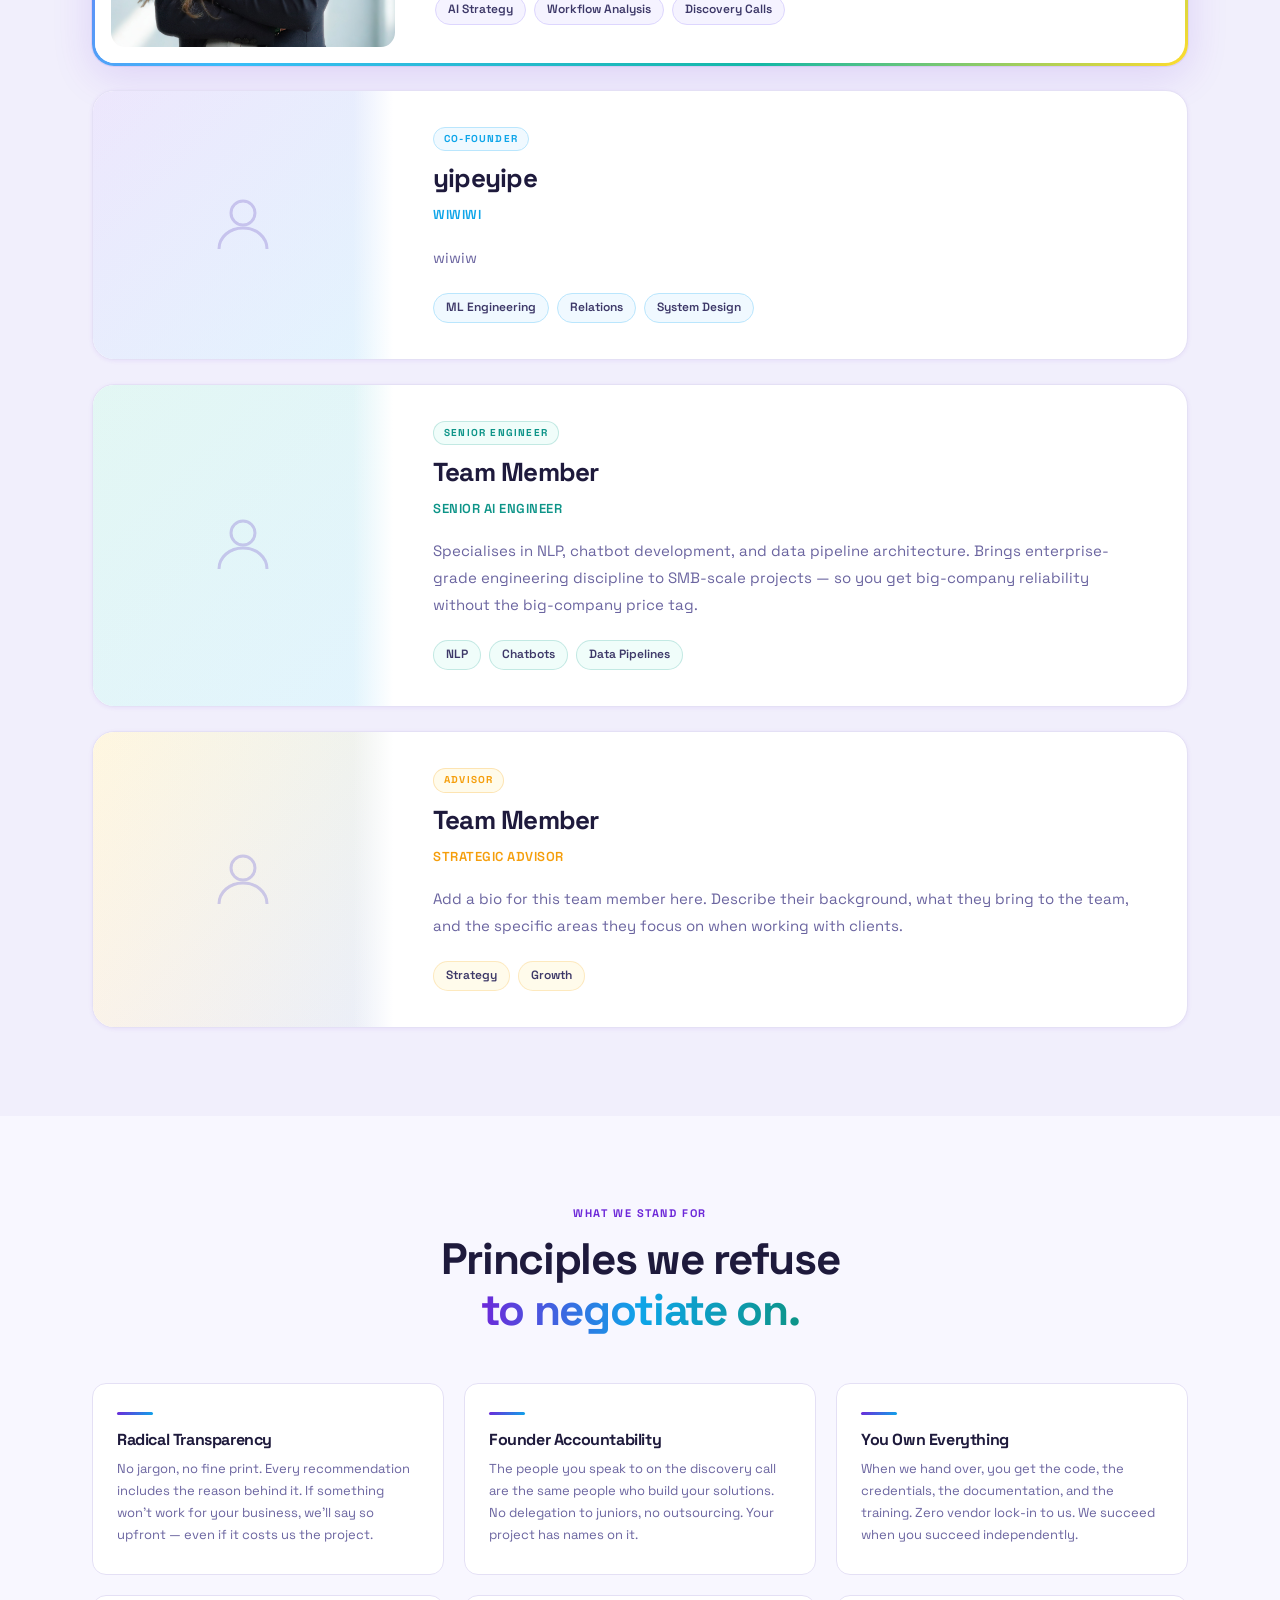
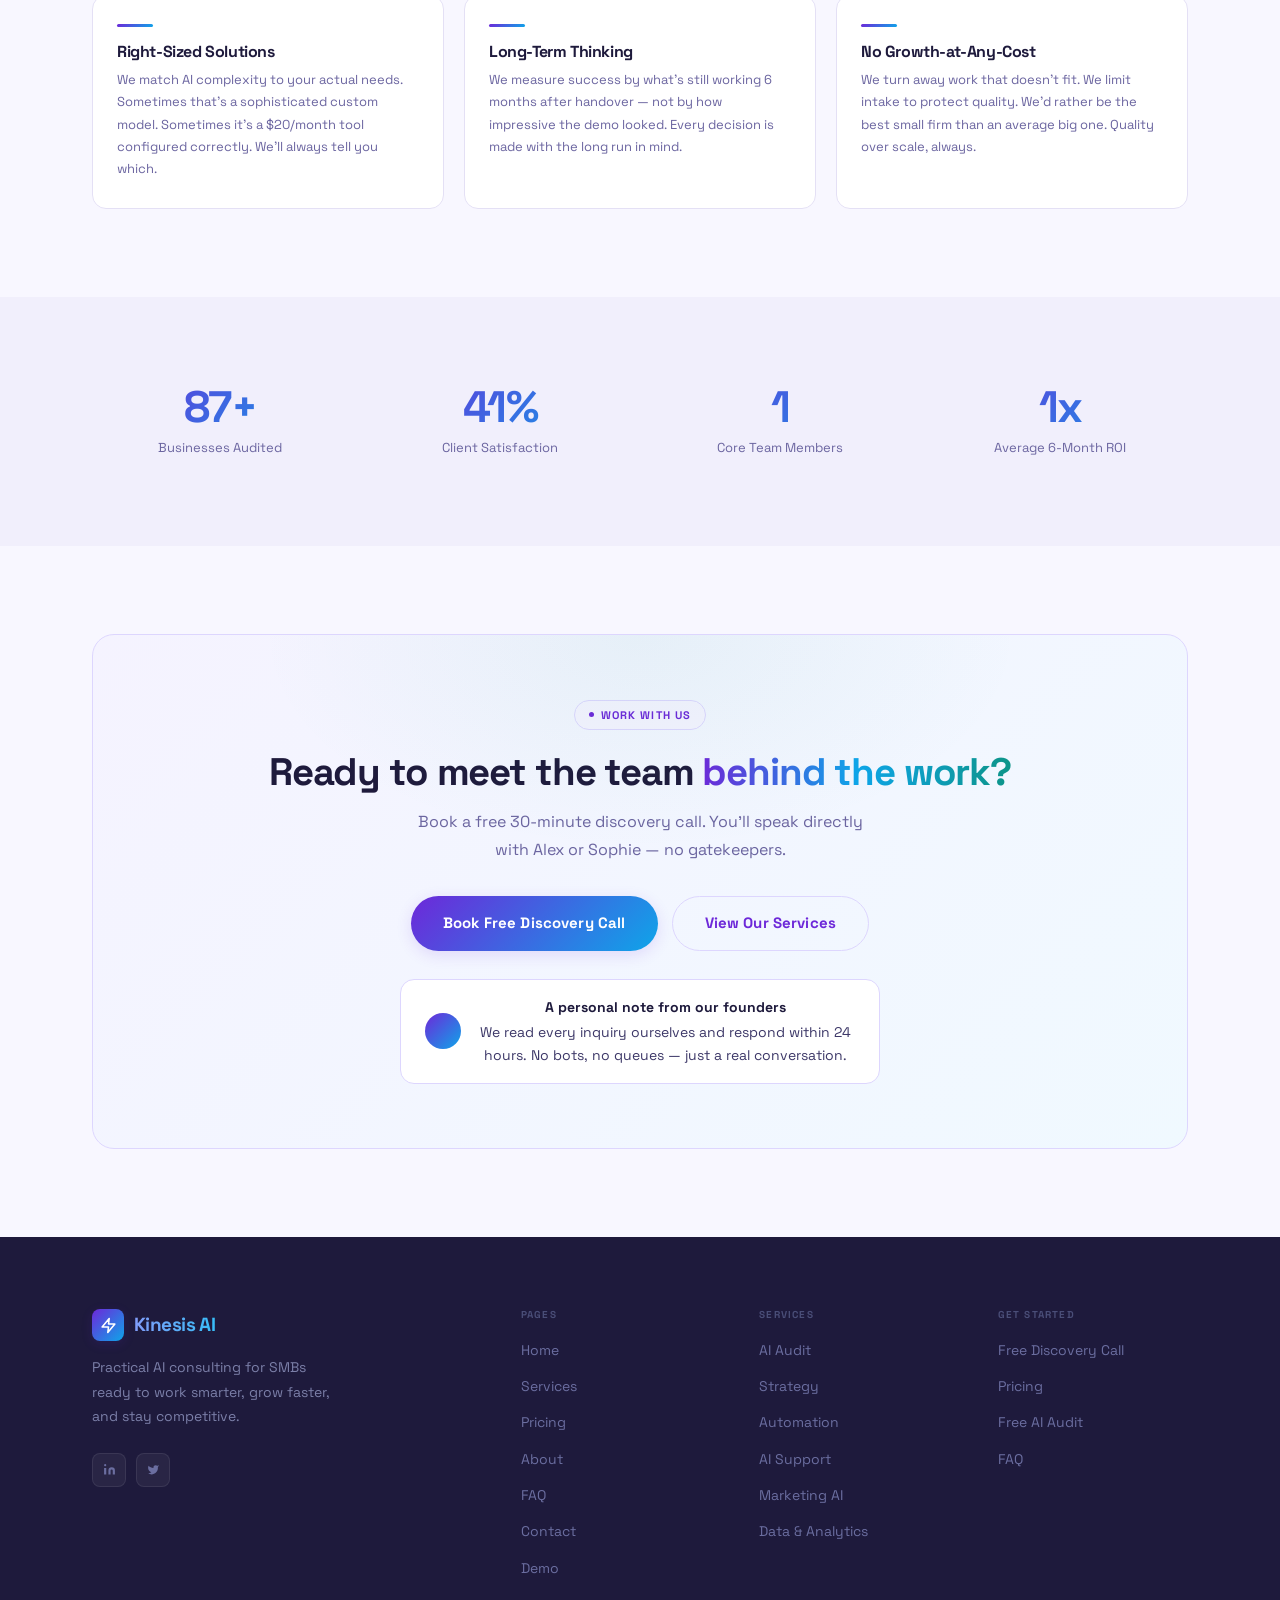
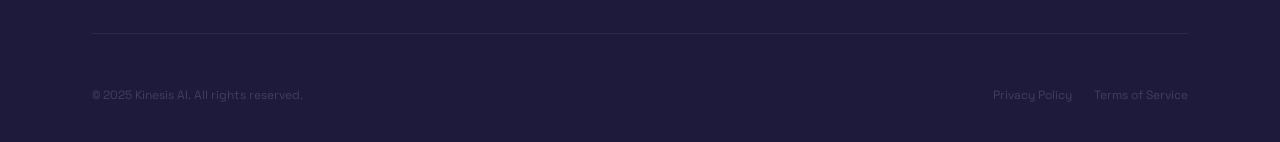
<file: about.html>
<!DOCTYPE html>
<html lang="en">
<head>
  <meta charset="UTF-8" />
  <meta name="viewport" content="width=device-width, initial-scale=1.0" />
  <title>About — Kinesis AI</title>
  <link rel="stylesheet" href="css/main.css" />
</head>
<body>

<!-- NAVBAR -->
<nav class="navbar">
  <div class="container">
    <div class="nav-inner">
      <a href="index.html" class="nav-logo">
        <div class="logo-mark">
          <svg viewBox="0 0 24 24" fill="none" stroke="#fff" stroke-width="2.2" stroke-linecap="round" stroke-linejoin="round">
            <polygon points="13 2 3 14 12 14 11 22 21 10 12 10 13 2"/>
          </svg>
        </div>
        Kinesis AI
      </a>
      <ul class="nav-links">
        <li><a href="index.html">Home</a></li>
        <li><a href="services/services.html">Services</a></li>
        <li><a href="pricing/pricing.html">Pricing</a></li>
        <li><a href="about.html" class="active">About</a></li>
        <li><a href="faq.html">FAQ</a></li>
        <li><a href="contact/contact.html">Contact</a></li>
        <li><a href="demo/index.html" class="nav-demo">Demo</a></li>
      </ul>
      <div class="nav-cta">
        <a href="contact/contact.html" class="btn btn--ghost">Book a Call</a>
        <a href="contact/contact.html" class="btn btn--primary">Free Audit</a>
      </div>
      <button id="navToggle" aria-label="Toggle menu">☰</button>
    </div>
  </div>
</nav>

<!-- PAGE HERO -->
<section class="page-hero">
  <div class="orb orb--blue" style="width:440px;height:440px;top:-160px;right:-80px;"></div>
  <div class="orb orb--teal" style="width:300px;height:300px;bottom:-80px;left:-40px;"></div>
  <div class="container" style="position:relative;z-index:1;">
    <span class="tag reveal">Who We Are</span>
    <h1 class="page-hero-title reveal reveal-delay-1">
      We stay small<br><span class="grad-text">on purpose.</span>
    </h1>
    <p class="page-hero-sub reveal reveal-delay-2">
      Kinesis AI is focused on personalized advice to fit individual business needs.  
    </p>
  </div>
</section>

<!-- MISSION SECTION -->
<section class="section">
  <div class="container">
    <div class="personal-block reveal">
      <div>
        <span class="section-label">Our Story</span>
        <h2>Built for <span class="grad-text">individualized AI integration.</span></h2>
        <p>As world pushes businesses to utilize the prowess of AI, we saw how its implementation often slowed businesses down.</p>
        <p>The problem doesn't lie within AI itself, rather how it is used: it is never tailored to your needs, business goals, and workflow. </p>
        <p>We founded Kinesis AI to fix that: so that businesses can rely on individualized solutions optimized to help <b>you</b>.</p>
      </div>
      <div class="personal-promises">
        <div class="promise-item">
          <div class="promise-dot"></div>
          <p><strong>Founded 2025</strong>Started as two engineers tired of seeing SMBs underserved by big-firm AI consultancies.</p>
        </div>
        <div class="promise-item">
          <div class="promise-dot"></div>
          <p><strong>Collaborative Approach</strong>We place a high priority on actually understanding our clients so we can provide relevant and personalized solutions. We design with you, not for you.</p>
        </div>
        <div class="promise-item">
          <div class="promise-dot"></div>
          <p><strong>Deliberately boutique</strong>We cap client intake to protect quality. If we're full, we'll tell you — and refer you somewhere trustworthy.</p>
        </div>
      </div>
    </div>
  </div>
</section>

<!-- TEAM -->
<section class="section section--alt">
  <div class="container">
    <div style="text-align:center;margin-bottom:56px;" class="reveal">
      <span class="section-label">The Team</span>
      <h2 style="font-size:clamp(28px,3.5vw,44px);font-weight:700;letter-spacing:-0.03em;">Meet the people <br><span class="grad-text">dedicated to our mission.</span></h2>
    </div>

    <div style="display:flex;flex-direction:column;gap:24px;">

      <!-- Card 1 — Founder with real photo -->
      <!--<div class="grad-border" style = "position:relative;overflow:hidden;" onmouseover="this.style.transform='translateY(-3px)'";>-->
      <div class="reveal team-horiz" style="background:var(--grad-span);padding:3px;border-radius:var(--radius-lg);box-shadow: 0 0 0 1px rgba(109,40,217,0.1), 0 10px 40px rgba(109,40,217,0.15);transition:transform var(--transition),box-shadow var(--transition);" onmouseover="this.style.transform='translateY(-3px)';this.style.boxShadow='var(--shadow-lg)'" onmouseout="this.style.transform='';this.style.boxShadow='var(--shadow-md)'">
        <div style="background:var(--surface);border-radius:calc(var(--radius-lg) - 2px);overflow:hidden;display:grid;grid-template-columns:300px 1fr;height:100%;">
        <!-- Top gradient rule -->
        <!--<div style="position:absolute;top:0;left:0;right:0;height:2px;background:var(--grad-full);"></div>-->
        <!-- Photo -->
        <div style="position:relative;overflow:hidden;min-height:280px;background:var(--surface);padding:16px 0 16px 16px;">
          <img src="images/founder.jpg" alt="Rishana Senthan" style="width:100%;height:100%;object-fit:cover;object-position:center top;display:block;border-radius: 5%;" onerror="this.style.display='none';this.parentElement.style.background='var(--grad-main)';" />
          <!-- Subtle gradient overlay on right edge to blend into card -->
          <div style="position:absolute;top:0;right:0;bottom:0;width:0px;background:linear-gradient(to right,transparent,var(--surface));"></div>
        </div>
        <!-- Text -->
        <div style="padding:36px 40px;display:flex;flex-direction:column;justify-content:center;position:relative;">
          <div style="display:flex;align-items:center;gap:10px;margin-bottom:6px;">
            <span style="font-size:10px;font-weight:700;letter-spacing:0.12em;text-transform:uppercase;color:var(--teal);background:var(--teal-pale);border:1px solid rgba(13,148,136,0.2);border-radius:100px;padding:3px 10px;">Founder</span>
          </div>
          <div style="font-size:26px;font-weight:700;letter-spacing:-0.03em;margin-bottom:4px;">Rishana Senthan</div>
          <div style="font-size:13px;font-weight:600;color:var(--purple);letter-spacing:0.04em;text-transform:uppercase;margin-bottom:18px;">Founder &amp; Principal Consultant</div>
          <p style="font-size:15px;color:var(--text-muted);line-height:1.8;margin-bottom:22px;">Engineering Science student at University of Toronto. Systems thinker who turns messy workflows into clear, repeatable processes. Kinesis AI exists because most teams waste hours on work that AI could handle—but they do not know where to start.</p>
          <div style="display:flex;gap:8px;flex-wrap:wrap;">
            <span style="font-size:12px;font-weight:600;color:var(--text-soft);background:var(--purple-pale);border:1px solid var(--border-purple);border-radius:100px;padding:4px 12px;">AI Strategy</span>
            <span style="font-size:12px;font-weight:600;color:var(--text-soft);background:var(--purple-pale);border:1px solid var(--border-purple);border-radius:100px;padding:4px 12px;">Workflow Analysis</span>
            <span style="font-size:12px;font-weight:600;color:var(--text-soft);background:var(--purple-pale);border:1px solid var(--border-purple);border-radius:100px;padding:4px 12px;">Discovery Calls</span>
          </div>
        </div>
      </div>
      </div>

      <!-- Card 2 — Placeholder -->
      <div class="reveal reveal-delay-1 team-horiz" style="background:var(--surface);border:1px solid var(--border);border-radius:var(--radius-lg);overflow:hidden;display:grid;grid-template-columns:300px 1fr;box-shadow:var(--shadow-sm);transition:transform var(--transition),box-shadow var(--transition);" onmouseover="this.style.transform='translateY(-3px)';this.style.boxShadow='var(--shadow-lg)';this.style.borderColor='var(--border-purple)'" onmouseout="this.style.transform='';this.style.boxShadow='var(--shadow-sm)';this.style.borderColor='var(--border)'">
        <!-- Photo placeholder -->
        <div style="min-height:260px;background:linear-gradient(135deg,var(--purple-pale) 0%,var(--blue-pale) 100%);display:flex;align-items:center;justify-content:center;position:relative;overflow:hidden;">
          <div style="position:absolute;inset:0;background:var(--grad-main);opacity:0.06;"></div>
          <svg viewBox="0 0 24 24" fill="none" stroke="var(--border-2)" stroke-width="1" style="width:72px;height:72px;"><circle cx="12" cy="8" r="4"/><path d="M4 20c0-4 3.6-7 8-7s8 3 8 7"/></svg>
          <div style="position:absolute;top:0;right:0;bottom:0;width:40px;background:linear-gradient(to right,transparent,var(--surface));"></div>
        </div>
        <!-- Text -->
        <div style="padding:36px 40px;display:flex;flex-direction:column;justify-content:center;">
          <div style="display:flex;align-items:center;gap:10px;margin-bottom:6px;">
            <span style="font-size:10px;font-weight:700;letter-spacing:0.12em;text-transform:uppercase;color:var(--blue-mid);background:var(--blue-pale);border:1px solid var(--border-blue);border-radius:100px;padding:3px 10px;">Co-Founder</span>
          </div>
          <div style="font-size:26px;font-weight:700;letter-spacing:-0.03em;margin-bottom:4px;">yipeyipe</div>
          <div style="font-size:13px;font-weight:600;color:var(--blue-mid);letter-spacing:0.04em;text-transform:uppercase;margin-bottom:18px;">wiwiwi</div>
          <p style="font-size:15px;color:var(--text-muted);line-height:1.8;margin-bottom:22px;">wiwiw</p>
          <div style="display:flex;gap:8px;flex-wrap:wrap;">
            <span style="font-size:12px;font-weight:600;color:var(--text-soft);background:var(--blue-pale);border:1px solid var(--border-blue);border-radius:100px;padding:4px 12px;">ML Engineering</span>
            <span style="font-size:12px;font-weight:600;color:var(--text-soft);background:var(--blue-pale);border:1px solid var(--border-blue);border-radius:100px;padding:4px 12px;">Relations</span>
            <span style="font-size:12px;font-weight:600;color:var(--text-soft);background:var(--blue-pale);border:1px solid var(--border-blue);border-radius:100px;padding:4px 12px;">System Design</span>
          </div>
        </div>
      </div>

      <!-- Card 3 — Placeholder -->
      <div class="reveal reveal-delay-2 team-horiz" style="background:var(--surface);border:1px solid var(--border);border-radius:var(--radius-lg);overflow:hidden;display:grid;grid-template-columns:300px 1fr;box-shadow:var(--shadow-sm);transition:transform var(--transition),box-shadow var(--transition);" onmouseover="this.style.transform='translateY(-3px)';this.style.boxShadow='var(--shadow-lg)';this.style.borderColor='var(--border-purple)'" onmouseout="this.style.transform='';this.style.boxShadow='var(--shadow-sm)';this.style.borderColor='var(--border)'">
        <!-- Photo placeholder -->
        <div style="min-height:260px;background:linear-gradient(135deg,var(--teal-pale) 0%,var(--blue-pale) 100%);display:flex;align-items:center;justify-content:center;position:relative;overflow:hidden;">
          <div style="position:absolute;inset:0;background:var(--grad-accent);opacity:0.06;"></div>
          <svg viewBox="0 0 24 24" fill="none" stroke="var(--border-2)" stroke-width="1" style="width:72px;height:72px;"><circle cx="12" cy="8" r="4"/><path d="M4 20c0-4 3.6-7 8-7s8 3 8 7"/></svg>
          <div style="position:absolute;top:0;right:0;bottom:0;width:40px;background:linear-gradient(to right,transparent,var(--surface));"></div>
        </div>
        <!-- Text -->
        <div style="padding:36px 40px;display:flex;flex-direction:column;justify-content:center;">
          <div style="display:flex;align-items:center;gap:10px;margin-bottom:6px;">
            <span style="font-size:10px;font-weight:700;letter-spacing:0.12em;text-transform:uppercase;color:var(--teal);background:var(--teal-pale);border:1px solid rgba(13,148,136,0.2);border-radius:100px;padding:3px 10px;">Senior Engineer</span>
          </div>
          <div style="font-size:26px;font-weight:700;letter-spacing:-0.03em;margin-bottom:4px;">Team Member</div>
          <div style="font-size:13px;font-weight:600;color:var(--teal);letter-spacing:0.04em;text-transform:uppercase;margin-bottom:18px;">Senior AI Engineer</div>
          <p style="font-size:15px;color:var(--text-muted);line-height:1.8;margin-bottom:22px;">Specialises in NLP, chatbot development, and data pipeline architecture. Brings enterprise-grade engineering discipline to SMB-scale projects — so you get big-company reliability without the big-company price tag.</p>
          <div style="display:flex;gap:8px;flex-wrap:wrap;">
            <span style="font-size:12px;font-weight:600;color:var(--text-soft);background:var(--teal-pale);border:1px solid rgba(13,148,136,0.2);border-radius:100px;padding:4px 12px;">NLP</span>
            <span style="font-size:12px;font-weight:600;color:var(--text-soft);background:var(--teal-pale);border:1px solid rgba(13,148,136,0.2);border-radius:100px;padding:4px 12px;">Chatbots</span>
            <span style="font-size:12px;font-weight:600;color:var(--text-soft);background:var(--teal-pale);border:1px solid rgba(13,148,136,0.2);border-radius:100px;padding:4px 12px;">Data Pipelines</span>
          </div>
        </div>
      </div>

      <!-- Card 4 — Placeholder -->
      <div class="reveal reveal-delay-3 team-horiz" style="background:var(--surface);border:1px solid var(--border);border-radius:var(--radius-lg);overflow:hidden;display:grid;grid-template-columns:300px 1fr;box-shadow:var(--shadow-sm);transition:transform var(--transition),box-shadow var(--transition);" onmouseover="this.style.transform='translateY(-3px)';this.style.boxShadow='var(--shadow-lg)';this.style.borderColor='var(--border-purple)'" onmouseout="this.style.transform='';this.style.boxShadow='var(--shadow-sm)';this.style.borderColor='var(--border)'">
        <!-- Photo placeholder -->
        <div style="min-height:260px;background:linear-gradient(135deg,var(--yellow-pale) 0%,var(--purple-pale) 100%);display:flex;align-items:center;justify-content:center;position:relative;overflow:hidden;">
          <div style="position:absolute;inset:0;background:var(--grad-yellow);opacity:0.05;"></div>
          <svg viewBox="0 0 24 24" fill="none" stroke="var(--border-2)" stroke-width="1" style="width:72px;height:72px;"><circle cx="12" cy="8" r="4"/><path d="M4 20c0-4 3.6-7 8-7s8 3 8 7"/></svg>
          <div style="position:absolute;top:0;right:0;bottom:0;width:40px;background:linear-gradient(to right,transparent,var(--surface));"></div>
        </div>
        <!-- Text -->
        <div style="padding:36px 40px;display:flex;flex-direction:column;justify-content:center;">
          <div style="display:flex;align-items:center;gap:10px;margin-bottom:6px;">
            <span style="font-size:10px;font-weight:700;letter-spacing:0.12em;text-transform:uppercase;color:var(--yellow);background:var(--yellow-pale);border:1px solid rgba(245,158,11,0.25);border-radius:100px;padding:3px 10px;">Advisor</span>
          </div>
          <div style="font-size:26px;font-weight:700;letter-spacing:-0.03em;margin-bottom:4px;">Team Member</div>
          <div style="font-size:13px;font-weight:600;color:var(--yellow);letter-spacing:0.04em;text-transform:uppercase;margin-bottom:18px;">Strategic Advisor</div>
          <p style="font-size:15px;color:var(--text-muted);line-height:1.8;margin-bottom:22px;">Add a bio for this team member here. Describe their background, what they bring to the team, and the specific areas they focus on when working with clients.</p>
          <div style="display:flex;gap:8px;flex-wrap:wrap;">
            <span style="font-size:12px;font-weight:600;color:var(--text-soft);background:var(--yellow-pale);border:1px solid rgba(245,158,11,0.2);border-radius:100px;padding:4px 12px;">Strategy</span>
            <span style="font-size:12px;font-weight:600;color:var(--text-soft);background:var(--yellow-pale);border:1px solid rgba(245,158,11,0.2);border-radius:100px;padding:4px 12px;">Growth</span>
          </div>
        </div>
      </div>

    </div><!-- /team stack -->

    <style>
      @media (max-width: 768px) {
        .team-horiz { grid-template-columns: 1fr !important; }
      }
    </style>

  </div>
</section>

<!-- VALUES -->
<section class="section">
  <div class="container">
    <div style="text-align:center;margin-bottom:48px;" class="reveal">
      <span class="section-label">What We Stand For</span>
      <h2 style="font-size:clamp(28px,3.5vw,44px);font-weight:700;letter-spacing:-0.03em;">Principles we refuse<br><span class="grad-text">to negotiate on.</span></h2>
    </div>

    <div class="values-grid">
      <div class="value-card reveal">
        <h3>Radical Transparency</h3>
        <p>No jargon, no fine print. Every recommendation includes the reason behind it. If something won't work for your business, we'll say so upfront — even if it costs us the project.</p>
      </div>
      <div class="value-card reveal reveal-delay-1">
        <h3>Founder Accountability</h3>
        <p>The people you speak to on the discovery call are the same people who build your solutions. No delegation to juniors, no outsourcing. Your project has names on it.</p>
      </div>
      <div class="value-card reveal reveal-delay-2">
        <h3>You Own Everything</h3>
        <p>When we hand over, you get the code, the credentials, the documentation, and the training. Zero vendor lock-in to us. We succeed when you succeed independently.</p>
      </div>
      <div class="value-card reveal">
        <h3>Right-Sized Solutions</h3>
        <p>We match AI complexity to your actual needs. Sometimes that's a sophisticated custom model. Sometimes it's a $20/month tool configured correctly. We'll always tell you which.</p>
      </div>
      <div class="value-card reveal reveal-delay-1">
        <h3>Long-Term Thinking</h3>
        <p>We measure success by what's still working 6 months after handover — not by how impressive the demo looked. Every decision is made with the long run in mind.</p>
      </div>
      <div class="value-card reveal reveal-delay-2">
        <h3>No Growth-at-Any-Cost</h3>
        <p>We turn away work that doesn't fit. We limit intake to protect quality. We'd rather be the best small firm than an average big one. Quality over scale, always.</p>
      </div>
    </div>
  </div>
</section>

<!-- STATS -->
<section class="section section--alt">
  <div class="container">
    <div class="grid-4 reveal" style="text-align:center;">
      <div class="stat-block">
        <div class="num" data-count="200" data-suffix="+">0+</div>
        <div class="lbl">Businesses Audited</div>
      </div>
      <div class="stat-block">
        <div class="num" data-count="94" data-suffix="%">0%</div>
        <div class="lbl">Client Satisfaction</div>
      </div>
      <div class="stat-block">
        <div class="num" data-count="3">0</div>
        <div class="lbl">Core Team Members</div>
      </div>
      <div class="stat-block">
        <div class="num" data-count="3" data-suffix="x">0x</div>
        <div class="lbl">Average 6-Month ROI</div>
      </div>
    </div>
  </div>
</section>

<!-- CTA STRIP -->
<section class="section">
  <div class="container">
    <div class="cta-strip reveal">
      <span class="tag" style="margin-bottom:20px;">Work With Us</span>
      <h2>Ready to meet the team <span class="grad-text">behind the work?</span></h2>
      <p class="cta-sub">Book a free 30-minute discovery call. You'll speak directly with Alex or Sophie — no gatekeepers.</p>
      <div class="actions">
        <a href="contact/contact.html" class="btn btn--primary btn--lg">Book Free Discovery Call</a>
        <a href="services/services.html" class="btn btn--ghost btn--lg">View Our Services</a>
      </div>
      <div class="cta-personal-note">
        <div>
          <strong>A personal note from our founders</strong>
          We read every inquiry ourselves and respond within 24 hours. No bots, no queues — just a real conversation.
        </div>
      </div>
    </div>
  </div>
</section>

<!-- FOOTER -->
<footer>
  <div class="container">
    <div class="footer-grid">
      <div class="footer-brand">
        <a href="index.html" class="nav-logo">
          <div class="logo-mark">
            <svg viewBox="0 0 24 24" fill="none" stroke="#fff" stroke-width="2.2" stroke-linecap="round" stroke-linejoin="round">
              <polygon points="13 2 3 14 12 14 11 22 21 10 12 10 13 2"/>
            </svg>
          </div>
          Kinesis AI
        </a>
        <p class="footer-tagline">Practical AI consulting for SMBs ready to work smarter, grow faster, and stay competitive.</p>
        <div class="footer-social">
          <a href="#" class="social-btn" aria-label="LinkedIn">
            <svg viewBox="0 0 24 24" fill="currentColor"><path d="M16 8a6 6 0 0 1 6 6v7h-4v-7a2 2 0 0 0-2-2 2 2 0 0 0-2 2v7h-4v-7a6 6 0 0 1 6-6zM2 9h4v12H2z"/><circle cx="4" cy="4" r="2"/></svg>
          </a>
          <a href="#" class="social-btn" aria-label="Twitter">
            <svg viewBox="0 0 24 24" fill="currentColor"><path d="M22 4s-.7 2.1-2 3.4c1.6 10-9.4 17.3-18 11.6 2.2.1 4.4-.6 6-2C3 15.5.5 9.6 3 5c2.2 2.6 5.6 4.1 9 4-.9-4.2 4-6.6 7-3.8 1.1 0 3-1.2 3-1.2z"/></svg>
          </a>
        </div>
      </div>
      <div class="footer-col">
        <h4>Pages</h4>
        <ul>
          <li><a href="index.html">Home</a></li>
          <li><a href="services/services.html">Services</a></li>
          <li><a href="pricing/pricing.html">Pricing</a></li>
          <li><a href="about.html">About</a></li>
          <li><a href="faq/faq.html">FAQ</a></li>
          <li><a href="contact/contact.html">Contact</a></li>
          <li><a href="demo/index.html">Demo</a></li>
        </ul>
      </div>
      <div class="footer-col">
        <h4>Services</h4>
        <ul>
          <li><a href="services/services.html#audit">AI Audit</a></li>
          <li><a href="services/services.html#strategy">Strategy</a></li>
          <li><a href="services/services.html#automation">Automation</a></li>
          <li><a href="services/services.html#support">AI Support</a></li>
          <li><a href="services/services.html#marketing">Marketing AI</a></li>
          <li><a href="services/services.html#data">Data &amp; Analytics</a></li>
        </ul>
      </div>
      <div class="footer-col">
        <h4>Get Started</h4>
        <ul>
          <li><a href="contact/contact.html">Free Discovery Call</a></li>
          <li><a href="pricing/pricing.html">Pricing</a></li>
          <li><a href="contact/contact.html">Free AI Audit</a></li>
          <li><a href="faq.html">FAQ</a></li>
        </ul>
      </div>
    </div>
    <div class="footer-bottom">
      <span class="footer-copy">© 2025 Kinesis AI. All rights reserved.</span>
      <div class="footer-legal">
        <a href="#">Privacy Policy</a>
        <a href="#">Terms of Service</a>
      </div>
    </div>
  </div>
</footer>

<script src="js/main.js"></script>
</body>
</html>
</file>
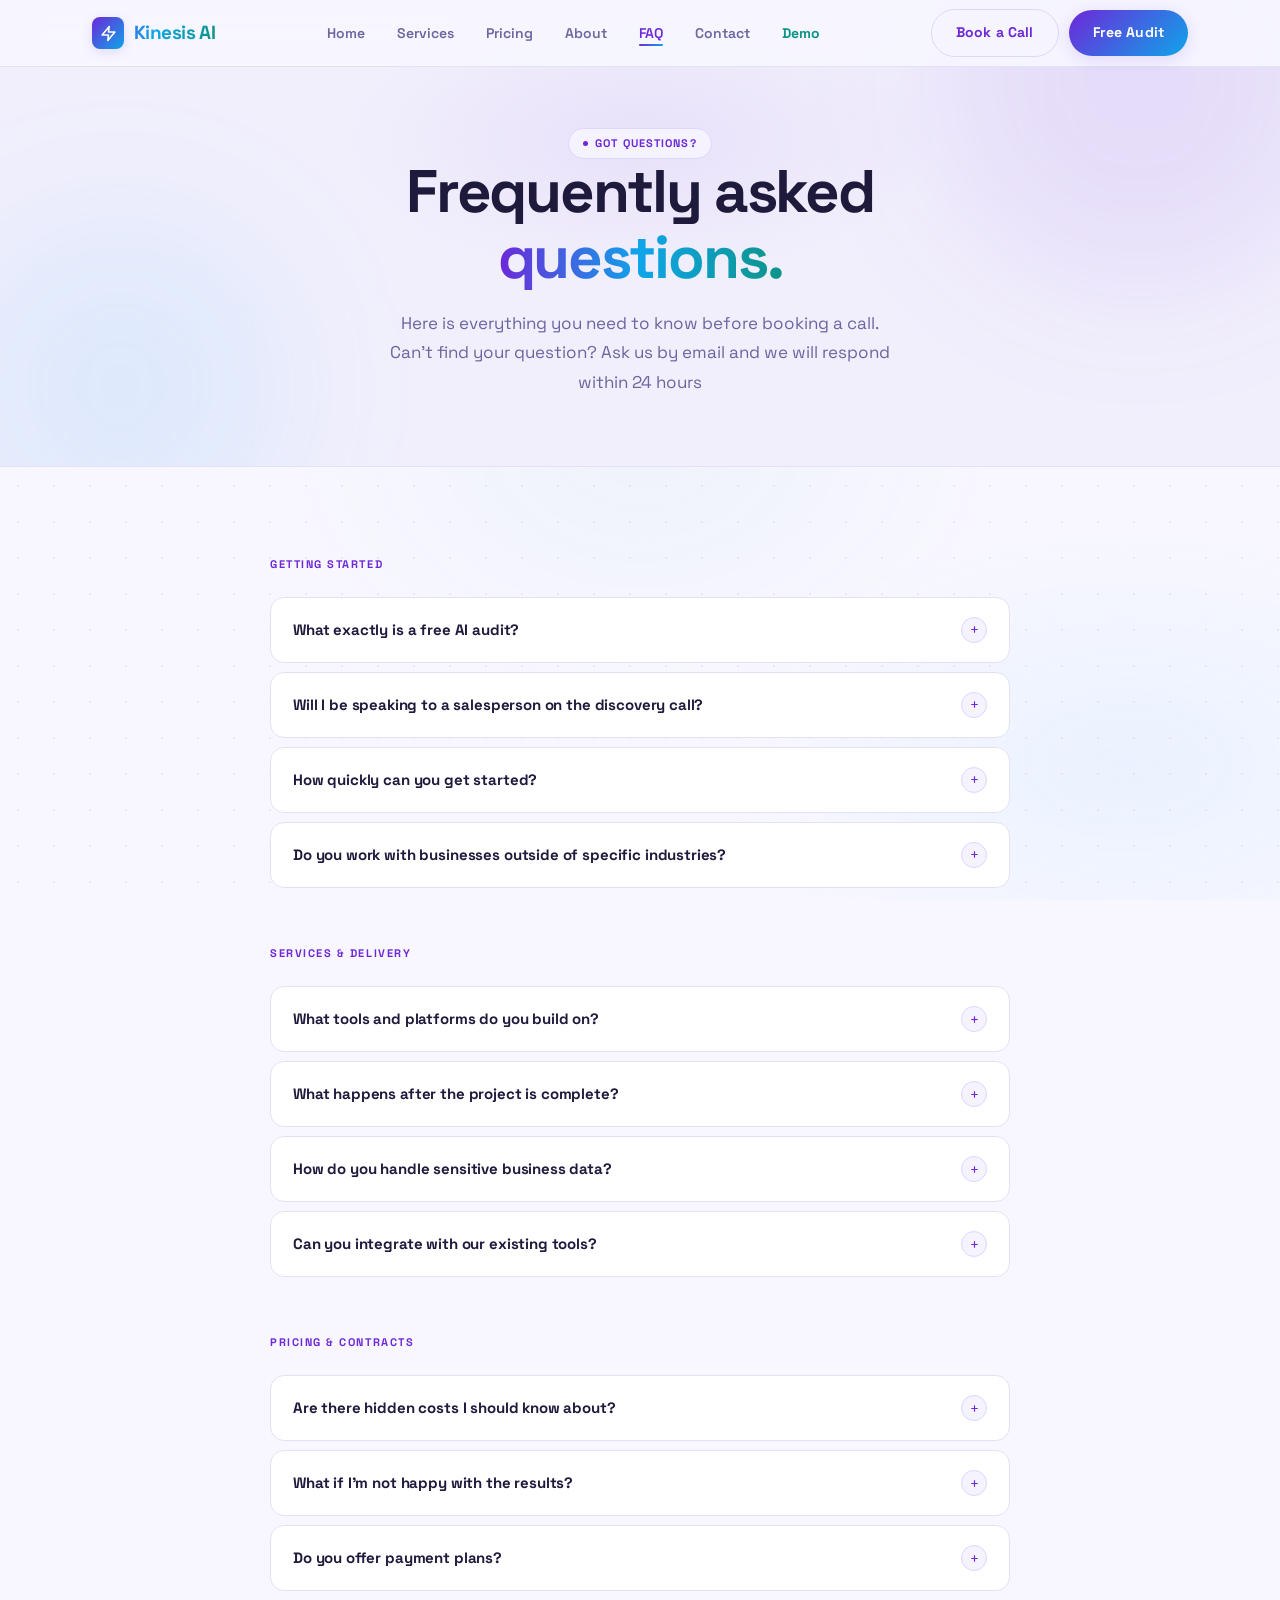
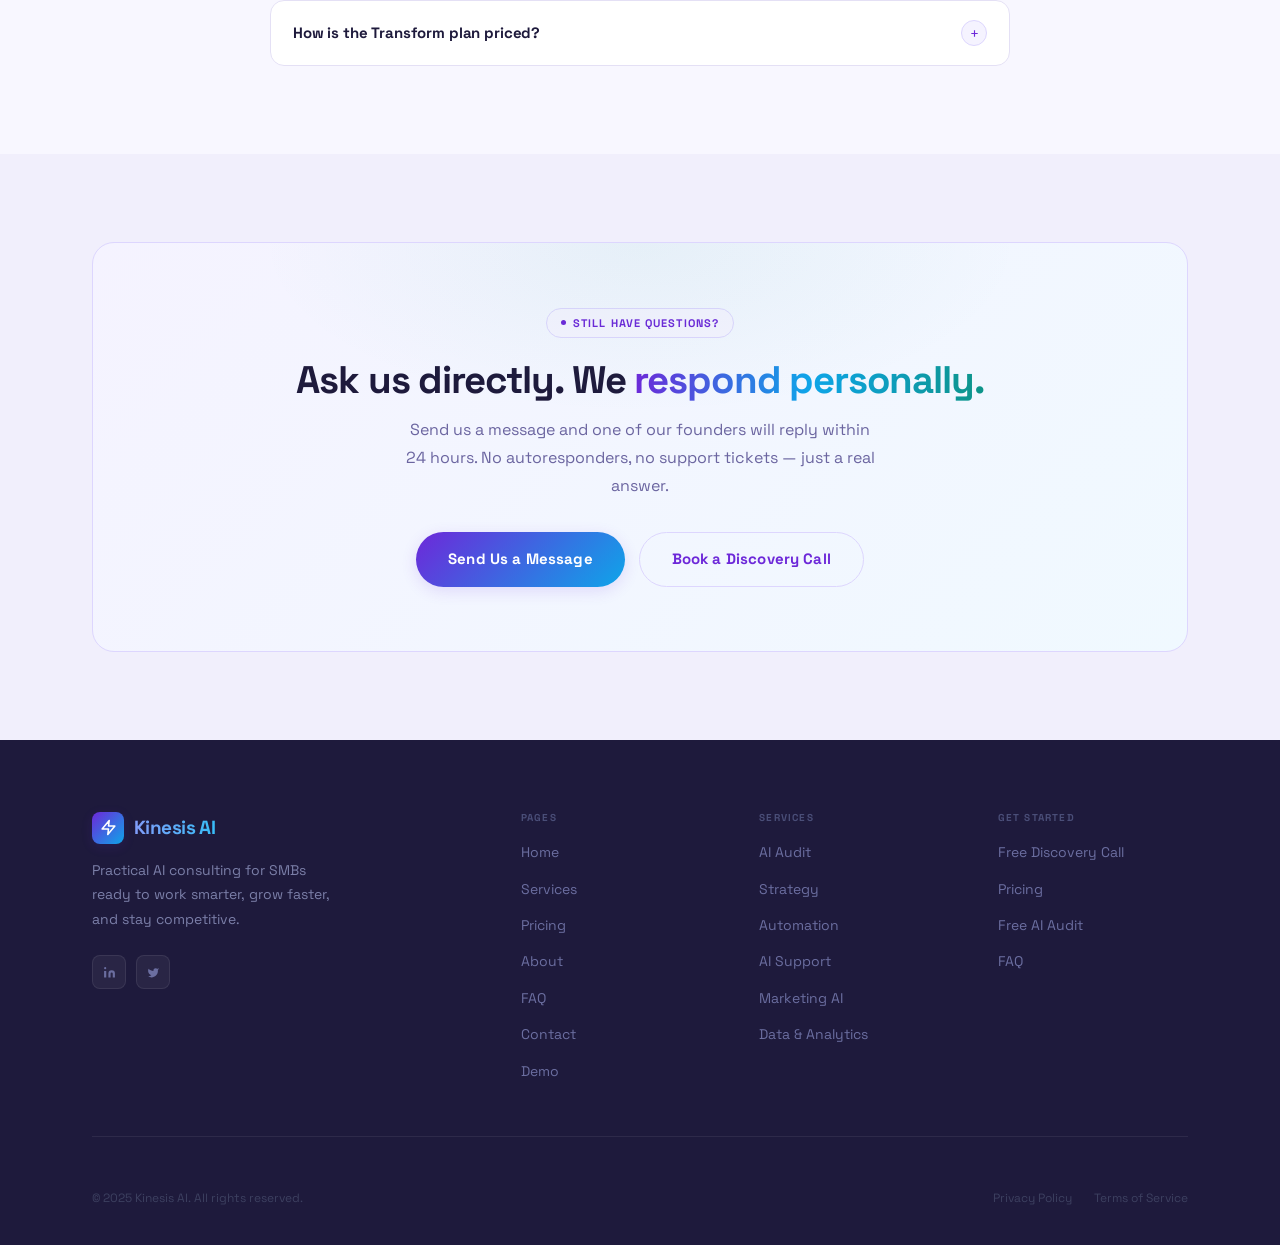
<file: faq.html>
<!DOCTYPE html>
<html lang="en">
<head>
  <meta charset="UTF-8" />
  <meta name="viewport" content="width=device-width, initial-scale=1.0" />
  <title>FAQ — Kinesis AI</title>
  <link rel="stylesheet" href="css/main.css" />
</head>
<body>

<!-- NAVBAR -->
<nav class="navbar">
  <div class="container">
    <div class="nav-inner">
      <a href="index.html" class="nav-logo">
        <div class="logo-mark">
          <svg viewBox="0 0 24 24" fill="none" stroke="#fff" stroke-width="2.2" stroke-linecap="round" stroke-linejoin="round">
            <polygon points="13 2 3 14 12 14 11 22 21 10 12 10 13 2"/>
          </svg>
        </div>
        Kinesis AI
      </a>
      <ul class="nav-links">
        <li><a href="index.html">Home</a></li>
        <li><a href="services/services.html">Services</a></li>
        <li><a href="pricing/pricing.html">Pricing</a></li>
        <li><a href="about.html">About</a></li>
        <li><a href="faq.html" class="active">FAQ</a></li>
        <li><a href="contact/contact.html">Contact</a></li>
        <li><a href="demo/index.html" class="nav-demo">Demo</a></li>
      </ul>
      <div class="nav-cta">
        <a href="contact/contact.html" class="btn btn--ghost">Book a Call</a>
        <a href="contact/contact.html" class="btn btn--primary">Free Audit</a>
      </div>
      <button id="navToggle" aria-label="Toggle menu">☰</button>
    </div>
  </div>
</nav>

<!-- PAGE HERO -->
<section class="page-hero">
  <div class="orb orb--purple" style="width:400px;height:400px;top:-120px;right:-60px;"></div>
  <div class="orb orb--blue" style="width:320px;height:320px;bottom:-80px;left:-40px;"></div>
  <div class="container" style="position:relative;z-index:1;">
    <span class="tag reveal">Got Questions?</span>
    <h1 class="page-hero-title reveal reveal-delay-1">
      Frequently asked<br><span class="grad-text">questions.</span>
    </h1>
    <p class="page-hero-sub reveal reveal-delay-2">
      Here is everything you need to know before booking a call. Can't find your question? Ask us by email and we will respond within 24 hours
    </p>
  </div>
</section>

<!-- FAQ SECTIONS -->
<section class="section">
  <div class="container">

    <!-- Getting Started -->
    <div style="max-width:740px;margin:0 auto 56px;" class="reveal">
      <span class="section-label" style="display:block;margin-bottom:24px;">Getting Started</span>
      <div class="faq-list">

        <div class="faq-item">
          <div class="faq-q">
            <span>What exactly is a free AI audit?</span>
            <span class="faq-icon">
              <svg viewBox="0 0 24 24" fill="none" stroke="currentColor" stroke-width="2.5"><line x1="12" y1="5" x2="12" y2="19"/><line x1="5" y1="12" x2="19" y2="12"/></svg>
            </span>
          </div>
          <div class="faq-a">
            <p>The free audit starts with a 30-minute discovery call where you speak directly with one of our founders. We learn about your business, your current tools, and your biggest efficiency holes. From there, we give you an honest verbal assessment of your top AI opportunities — for free, with no obligation to proceed. If you want a full written scored report, that's our Starter plan.</p>
          </div>
        </div>

        <div class="faq-item">
          <div class="faq-q">
            <span>Will I be speaking to a salesperson on the discovery call?</span>
            <span class="faq-icon">
              <svg viewBox="0 0 24 24" fill="none" stroke="currentColor" stroke-width="2.5"><line x1="12" y1="5" x2="12" y2="19"/><line x1="5" y1="12" x2="19" y2="12"/></svg>
            </span>
          </div>
          <div class="faq-a">
            <p>No. Every discovery call is run personally by one of our two founders — Rishana or Sen. There are no sales reps, no SDRs, no juniors. You'll be talking to the person who will actually do the work if you become a client. That's a deliberate choice on our part.</p>
          </div>
        </div>

        <div class="faq-item">
          <div class="faq-q">
            <span>How quickly can you get started?</span>
            <span class="faq-icon">
              <svg viewBox="0 0 24 24" fill="none" stroke="currentColor" stroke-width="2.5"><line x1="12" y1="5" x2="12" y2="19"/><line x1="5" y1="12" x2="19" y2="12"/></svg>
            </span>
          </div>
          <div class="faq-a">
            <p>Discovery calls are usually available within 3–5 business days. Once you decide to proceed, we begin the formal audit within 48 hours of confirmation. The full Starter audit report is delivered in 5 business days. Growth engagements typically kick off within one week of signing.</p>
          </div>
        </div>

        <div class="faq-item">
          <div class="faq-q">
            <span>Do you work with businesses outside of specific industries?</span>
            <span class="faq-icon">
              <svg viewBox="0 0 24 24" fill="none" stroke="currentColor" stroke-width="2.5"><line x1="12" y1="5" x2="12" y2="19"/><line x1="5" y1="12" x2="19" y2="12"/></svg>
            </span>
          </div>
          <div class="faq-a">
            <p>Yes. Our approach is tailored to our client and can span across retail, legal, healthcare, financial services, real estate, logistics, marketing agencies, and professional services. The core methodology adapts to any business where time is wasted on menial tasks–streamlining workflow is a universal service. If we're ever not the right fit, we'll tell you honestly and refer you to someone who is.</p>
          </div>
        </div>

      </div>
    </div>

    <!-- Services & Delivery -->
    <div style="max-width:740px;margin:0 auto 56px;" class="reveal">
      <span class="section-label" style="display:block;margin-bottom:24px;">Services &amp; Delivery</span>
      <div class="faq-list">

        <div class="faq-item">
          <div class="faq-q">
            <span>What tools and platforms do you build on?</span>
            <span class="faq-icon">
              <svg viewBox="0 0 24 24" fill="none" stroke="currentColor" stroke-width="2.5"><line x1="12" y1="5" x2="12" y2="19"/><line x1="5" y1="12" x2="19" y2="12"/></svg>
            </span>
          </div>
          <div class="faq-a">
            <p>We're tool-agnostic. Most automation work uses Make (Integromat), Zapier, n8n, or custom Python/Node.js depending on complexity and budget. AI systems typically use OpenAI, Anthropic, or open-source models depending on your data privacy requirements. We will always recommend the stack that fits your budget and team's ability to maintain it — not the most impressive-sounding one.</p>
          </div>
        </div>

        <div class="faq-item">
          <div class="faq-q">
            <span>What happens after the project is complete?</span>
            <span class="faq-icon">
              <svg viewBox="0 0 24 24" fill="none" stroke="currentColor" stroke-width="2.5"><line x1="12" y1="5" x2="12" y2="19"/><line x1="5" y1="12" x2="19" y2="12"/></svg>
            </span>
          </div>
          <div class="faq-a">
            <p>You receive full documentation, all credentials, any codebase we've built, and a training session for your team. You own everything outright. We offer optional ongoing support retainers for businesses that want continued access to our founders, but there's never any lock-in or obligation to continue paying us after handover.</p>
          </div>
        </div>

        <div class="faq-item">
          <div class="faq-q">
            <span>How do you handle sensitive business data?</span>
            <span class="faq-icon">
              <svg viewBox="0 0 24 24" fill="none" stroke="currentColor" stroke-width="2.5"><line x1="12" y1="5" x2="12" y2="19"/><line x1="5" y1="12" x2="19" y2="12"/></svg>
            </span>
          </div>
          <div class="faq-a">
            <p>We take data handling very seriously. All client data is covered by a mutual NDA signed before we see anything sensitive. We discuss data residency and privacy requirements during the discovery call, and for regulated industries (healthcare, legal, finance) we can configure solutions to avoid sending sensitive data to external AI providers entirely.</p>
          </div>
        </div>

        <div class="faq-item">
          <div class="faq-q">
            <span>Can you integrate with our existing tools?</span>
            <span class="faq-icon">
              <svg viewBox="0 0 24 24" fill="none" stroke="currentColor" stroke-width="2.5"><line x1="12" y1="5" x2="12" y2="19"/><line x1="5" y1="12" x2="19" y2="12"/></svg>
            </span>
          </div>
          <div class="faq-a">
            <p>Almost certainly yes. We design around what you already use — CRMs, project management tools, accounting platforms, helpdesks, email systems, and more. The goal is to use AI to enhance your workflow, not replace it. We've integrated with Salesforce, HubSpot, Xero, QuickBooks, Zendesk, Notion, Slack, and many others.</p>
          </div>
        </div>

      </div>
    </div>

    <!-- Pricing & Contracts -->
    <div style="max-width:740px;margin:0 auto;" class="reveal">
      <span class="section-label" style="display:block;margin-bottom:24px;">Pricing &amp; Contracts</span>
      <div class="faq-list">

        <div class="faq-item">
          <div class="faq-q">
            <span>Are there hidden costs I should know about?</span>
            <span class="faq-icon">
              <svg viewBox="0 0 24 24" fill="none" stroke="currentColor" stroke-width="2.5"><line x1="12" y1="5" x2="12" y2="19"/><line x1="5" y1="12" x2="19" y2="12"/></svg>
            </span>
          </div>
          <div class="faq-a">
            <p>No. Our fees are fixed and agreed upfront. The only additional costs are third-party tool subscriptions you'll need to run the solutions we build — we'll scope these out for you in advance so there are no surprises. We never charge overage fees or expand scope without your explicit approval.</p>
          </div>
        </div>

        <div class="faq-item">
          <div class="faq-q">
            <span>What if I'm not happy with the results?</span>
            <span class="faq-icon">
              <svg viewBox="0 0 24 24" fill="none" stroke="currentColor" stroke-width="2.5"><line x1="12" y1="5" x2="12" y2="19"/><line x1="5" y1="12" x2="19" y2="12"/></svg>
            </span>
          </div>
          <div class="faq-a">
            <p>If something isn't working, we want to know immediately. We will work with you to fix it — at our cost, not yours. Our reputation is built on outcomes, and we're personally accountable for every engagement we take on. If we genuinely can't make something work, we'll refund the relevant portion of your fee and explain exactly why.</p>
          </div>
        </div>

        <div class="faq-item">
          <div class="faq-q">
            <span>Do you offer payment plans?</span>
            <span class="faq-icon">
              <svg viewBox="0 0 24 24" fill="none" stroke="currentColor" stroke-width="2.5"><line x1="12" y1="5" x2="12" y2="19"/><line x1="5" y1="12" x2="19" y2="12"/></svg>
            </span>
          </div>
          <div class="faq-a">
            <p>Yes. For Growth and Transform engagements we typically split payment 50% at kickoff and 50% at handover. For larger custom projects we can arrange milestone-based payment structures. Discuss this with us on the discovery call and we'll figure out something that works for your cash flow.</p>
          </div>
        </div>

        <div class="faq-item">
          <div class="faq-q">
            <span>How is the Transform plan priced?</span>
            <span class="faq-icon">
              <svg viewBox="0 0 24 24" fill="none" stroke="currentColor" stroke-width="2.5"><line x1="12" y1="5" x2="12" y2="19"/><line x1="5" y1="12" x2="19" y2="12"/></svg>
            </span>
          </div>
          <div class="faq-a">
            <p>Transform is scoped individually based on the number of solutions to be built, the complexity of your systems, and the ongoing support level you need. We typically quote a monthly retainer after the initial discovery and audit. Most Transform clients find the ROI from the first month's automation savings more than covers the retainer. We'll always show you the maths before asking you to commit.</p>
          </div>
        </div>

      </div>
    </div>

  </div>
</section>

<!-- STILL HAVE QUESTIONS -->
<section class="section section--alt">
  <div class="container">
    <div class="cta-strip reveal">
      <span class="tag" style="margin-bottom:20px;">Still Have Questions?</span>
      <h2>Ask us directly. We <span class="grad-text">respond personally.</span></h2>
      <p class="cta-sub">Send us a message and one of our founders will reply within 24 hours. No autoresponders, no support tickets — just a real answer.</p>
      <div class="actions">
        <a href="contact/contact.html" class="btn btn--primary btn--lg">Send Us a Message</a>
        <a href="contact/contact.html" class="btn btn--ghost btn--lg">Book a Discovery Call</a>
      </div>
    </div>
  </div>
</section>

<!-- FOOTER -->
<footer>
  <div class="container">
    <div class="footer-grid">
      <div class="footer-brand">
        <a href="index.html" class="nav-logo">
          <div class="logo-mark">
            <svg viewBox="0 0 24 24" fill="none" stroke="#fff" stroke-width="2.2" stroke-linecap="round" stroke-linejoin="round">
              <polygon points="13 2 3 14 12 14 11 22 21 10 12 10 13 2"/>
            </svg>
          </div>
          Kinesis AI
        </a>
        <p class="footer-tagline">Practical AI consulting for SMBs ready to work smarter, grow faster, and stay competitive.</p>
        <div class="footer-social">
          <a href="#" class="social-btn" aria-label="LinkedIn">
            <svg viewBox="0 0 24 24" fill="currentColor"><path d="M16 8a6 6 0 0 1 6 6v7h-4v-7a2 2 0 0 0-2-2 2 2 0 0 0-2 2v7h-4v-7a6 6 0 0 1 6-6zM2 9h4v12H2z"/><circle cx="4" cy="4" r="2"/></svg>
          </a>
          <a href="#" class="social-btn" aria-label="Twitter">
            <svg viewBox="0 0 24 24" fill="currentColor"><path d="M22 4s-.7 2.1-2 3.4c1.6 10-9.4 17.3-18 11.6 2.2.1 4.4-.6 6-2C3 15.5.5 9.6 3 5c2.2 2.6 5.6 4.1 9 4-.9-4.2 4-6.6 7-3.8 1.1 0 3-1.2 3-1.2z"/></svg>
          </a>
        </div>
      </div>
      <div class="footer-col">
        <h4>Pages</h4>
        <ul>
          <li><a href="index.html">Home</a></li>
          <li><a href="services/services.html">Services</a></li>
          <li><a href="pricing/pricing.html">Pricing</a></li>
          <li><a href="about.html">About</a></li>
          <li><a href="faq.html">FAQ</a></li>
          <li><a href="contact/contact.html">Contact</a></li>
          <li><a href="demo/index.html">Demo</a></li>
        </ul>
      </div>
      <div class="footer-col">
        <h4>Services</h4>
        <ul>
          <li><a href="services/services.html#audit">AI Audit</a></li>
          <li><a href="services/services.html#strategy">Strategy</a></li>
          <li><a href="services/services.html#automation">Automation</a></li>
          <li><a href="services/services.html#support">AI Support</a></li>
          <li><a href="services/services.html#marketing">Marketing AI</a></li>
          <li><a href="services/services.html#data">Data &amp; Analytics</a></li>
        </ul>
      </div>
      <div class="footer-col">
        <h4>Get Started</h4>
        <ul>
          <li><a href="contact/contact.html">Free Discovery Call</a></li>
          <li><a href="pricing/pricing.html">Pricing</a></li>
          <li><a href="contact/contact.html">Free AI Audit</a></li>
          <li><a href="faq.html">FAQ</a></li>
        </ul>
      </div>
    </div>
    <div class="footer-bottom">
      <span class="footer-copy">© 2025 Kinesis AI. All rights reserved.</span>
      <div class="footer-legal">
        <a href="#">Privacy Policy</a>
        <a href="#">Terms of Service</a>
      </div>
    </div>
  </div>
</footer>

<script src="js/main.js"></script>
</body>
</html>
</file>
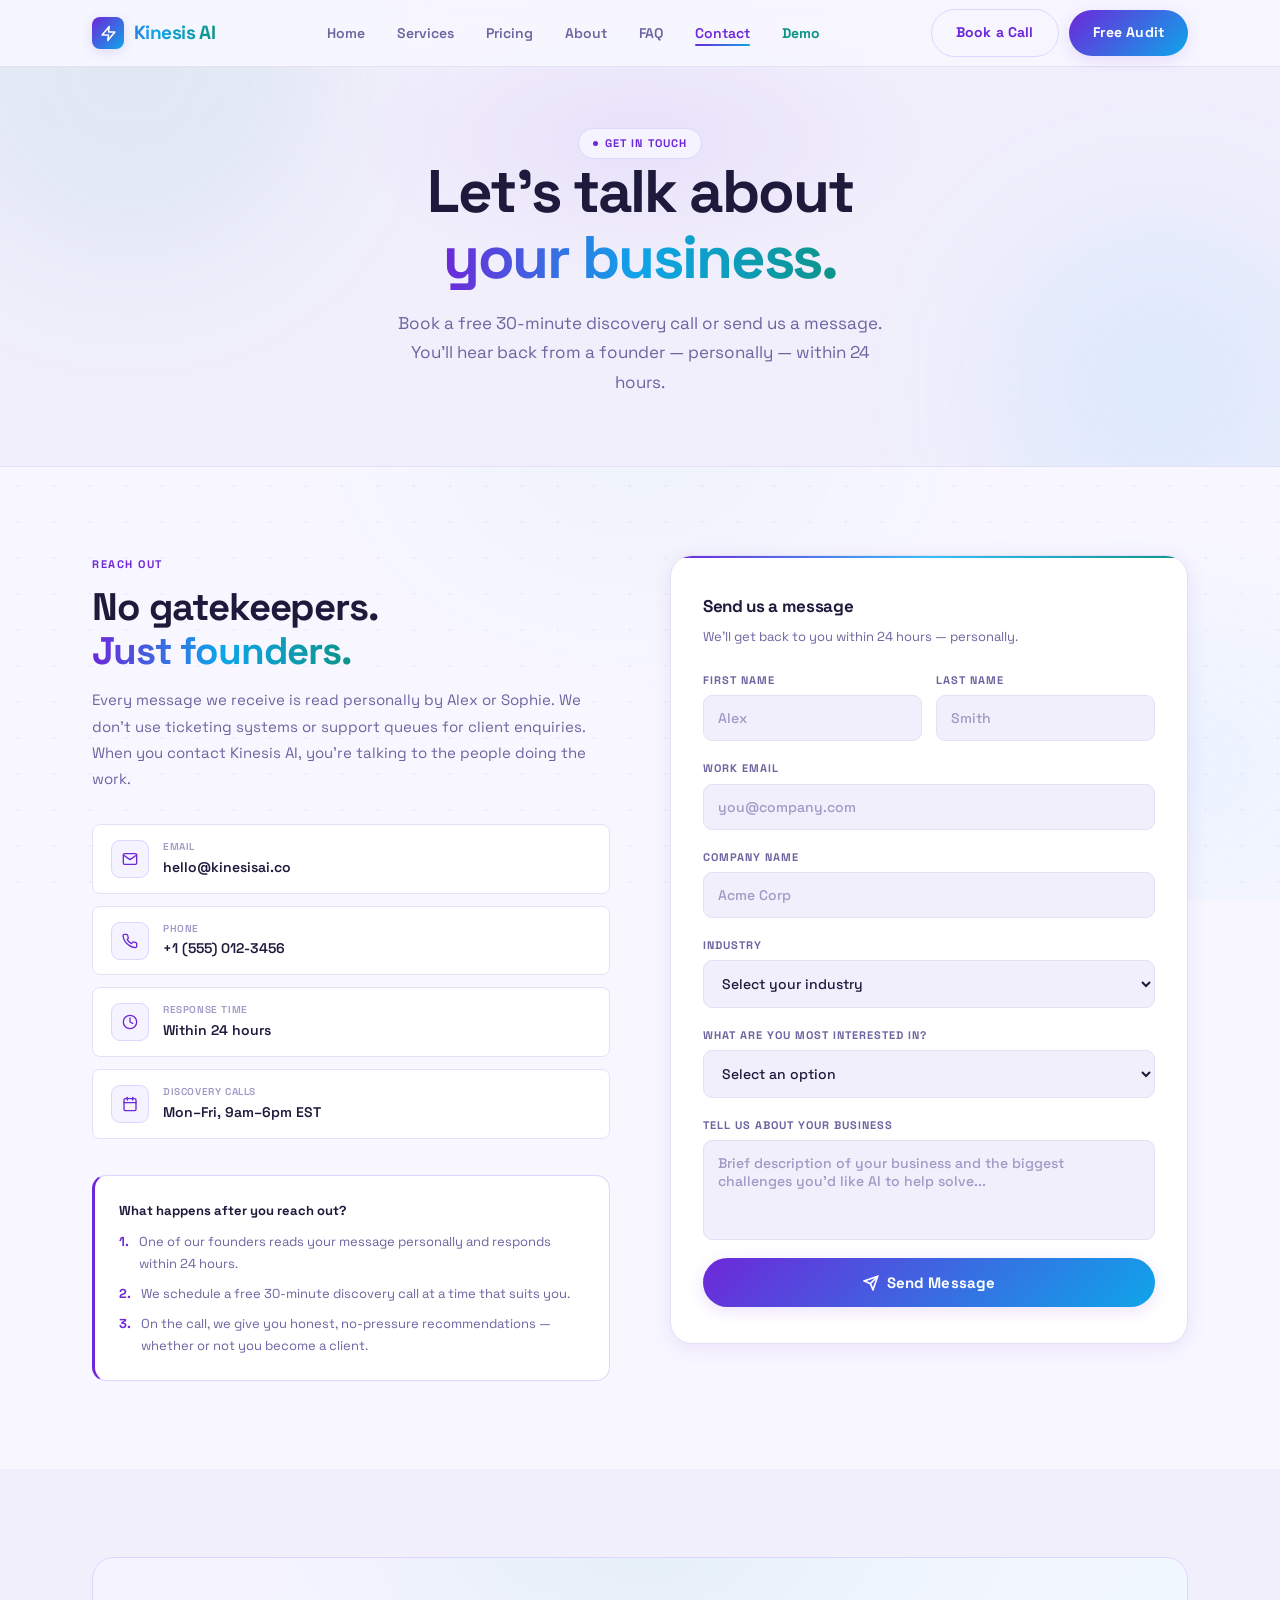
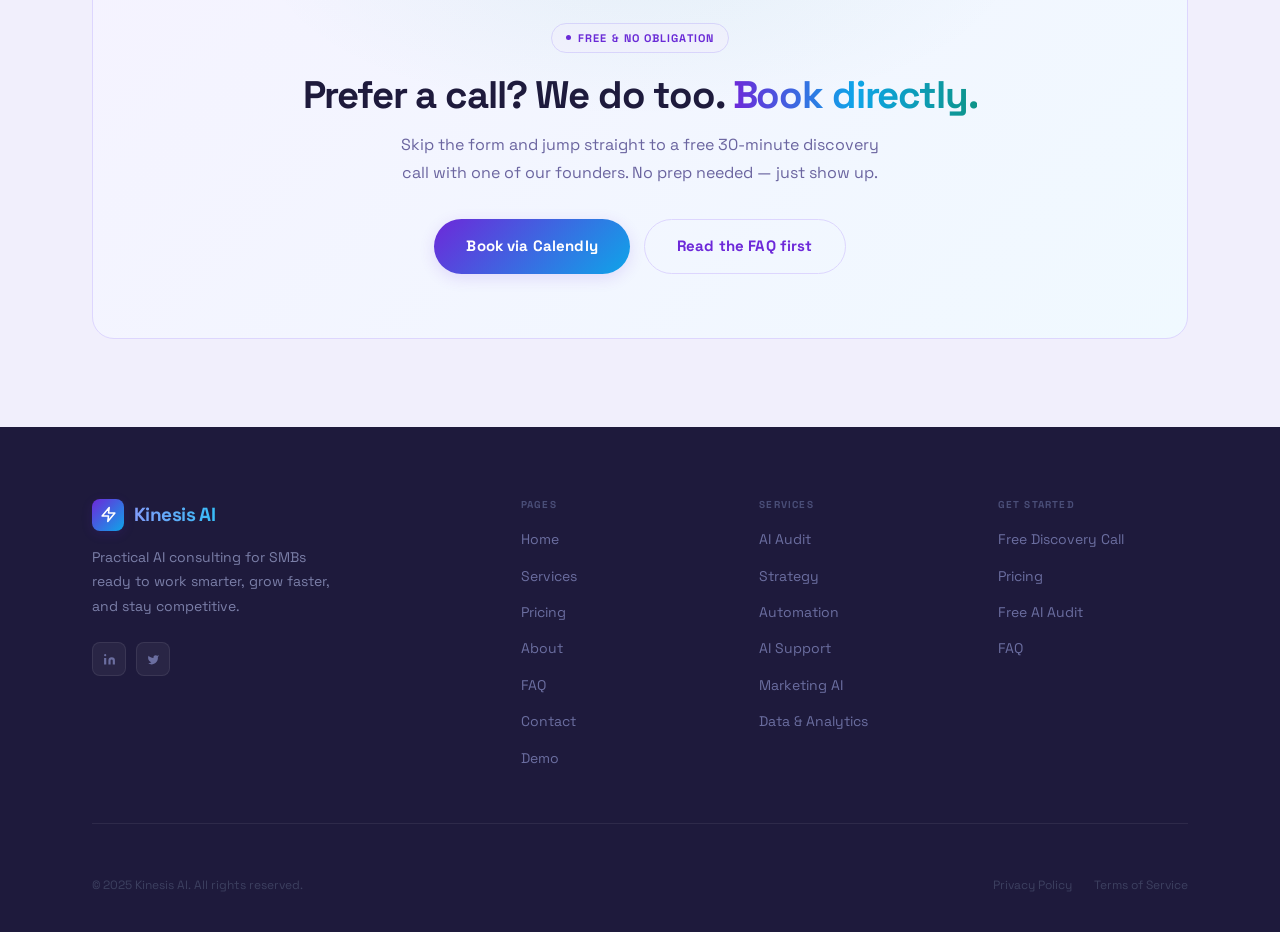
<file: contact/contact.html>
<!DOCTYPE html>
<html lang="en">
<head>
  <meta charset="UTF-8" />
  <meta name="viewport" content="width=device-width, initial-scale=1.0" />
  <title>Contact — Kinesis AI</title>
  <link rel="stylesheet" href="../css/main.css" />
</head>
<body>

<!-- NAVBAR -->
<nav class="navbar">
  <div class="container">
    <div class="nav-inner">
      <a href="../index.html" class="nav-logo">
        <div class="logo-mark">
          <svg viewBox="0 0 24 24" fill="none" stroke="#fff" stroke-width="2.2" stroke-linecap="round" stroke-linejoin="round">
            <polygon points="13 2 3 14 12 14 11 22 21 10 12 10 13 2"/>
          </svg>
        </div>
        Kinesis AI
      </a>
      <ul class="nav-links">
        <li><a href="../index.html">Home</a></li>
        <li><a href="../services/services.html">Services</a></li>
        <li><a href="../pricing/pricing.html">Pricing</a></li>
        <li><a href="../about.html">About</a></li>
        <li><a href="../faq.html">FAQ</a></li>
        <li><a href="contact.html" class="active">Contact</a></li>
        <li><a href="../demo/index.html" class="nav-demo">Demo</a></li>
      </ul>
      <div class="nav-cta">
        <a href="contact.html" class="btn btn--ghost">Book a Call</a>
        <a href="contact.html" class="btn btn--primary">Free Audit</a>
      </div>
      <button id="navToggle" aria-label="Toggle menu">☰</button>
    </div>
  </div>
</nav>

<!-- PAGE HERO -->
<section class="page-hero">
  <div class="orb orb--teal" style="width:380px;height:380px;top:-120px;left:-60px;"></div>
  <div class="orb orb--blue" style="width:320px;height:320px;bottom:-80px;right:-40px;"></div>
  <div class="container" style="position:relative;z-index:1;">
    <span class="tag reveal">Get In Touch</span>
    <h1 class="page-hero-title reveal reveal-delay-1">
      Let's talk about <br><span class="grad-text">your business.</span>
    </h1>
    <p class="page-hero-sub reveal reveal-delay-2">
      Book a free 30-minute discovery call or send us a message. You'll hear back from a founder — personally — within 24 hours.
    </p>
  </div>
</section>

<!-- CONTACT LAYOUT -->
<section class="section">
  <div class="container">
    <div class="contact-layout">

      <!-- LEFT: Info -->
      <div class="contact-info reveal">
        <span class="section-label">Reach Out</span>
        <h2>No gatekeepers.<br><span class="grad-text">Just founders.</span></h2>
        <p>Every message we receive is read personally by Alex or Sophie. We don't use ticketing systems or support queues for client enquiries. When you contact Kinesis AI, you're talking to the people doing the work.</p>

        <div class="contact-items">
          <div class="contact-item">
            <div class="ci-icon">
              <svg viewBox="0 0 24 24" fill="none" stroke="currentColor" stroke-width="2" stroke-linecap="round" stroke-linejoin="round">
                <path d="M4 4h16c1.1 0 2 .9 2 2v12c0 1.1-.9 2-2 2H4c-1.1 0-2-.9-2-2V6c0-1.1.9-2 2-2z"/><polyline points="22,6 12,13 2,6"/>
              </svg>
            </div>
            <div>
              <div class="ci-label">Email</div>
              <div class="ci-val">hello@kinesisai.co</div>
            </div>
          </div>

          <div class="contact-item">
            <div class="ci-icon">
              <svg viewBox="0 0 24 24" fill="none" stroke="currentColor" stroke-width="2" stroke-linecap="round" stroke-linejoin="round">
                <path d="M22 16.92v3a2 2 0 0 1-2.18 2 19.79 19.79 0 0 1-8.63-3.07A19.5 19.5 0 0 1 4.69 13 19.79 19.79 0 0 1 1.61 4.38 2 2 0 0 1 3.58 2h3a2 2 0 0 1 2 1.72c.127.96.361 1.903.7 2.81a2 2 0 0 1-.45 2.11L7.91 9.91a16 16 0 0 0 6.08 6.08l1.97-1.97a2 2 0 0 1 2.11-.45c.907.339 1.85.573 2.81.7A2 2 0 0 1 22 16.92z"/>
              </svg>
            </div>
            <div>
              <div class="ci-label">Phone</div>
              <div class="ci-val">+1 (555) 012-3456</div>
            </div>
          </div>

          <div class="contact-item">
            <div class="ci-icon">
              <svg viewBox="0 0 24 24" fill="none" stroke="currentColor" stroke-width="2" stroke-linecap="round" stroke-linejoin="round">
                <circle cx="12" cy="12" r="10"/><polyline points="12 6 12 12 16 14"/>
              </svg>
            </div>
            <div>
              <div class="ci-label">Response Time</div>
              <div class="ci-val">Within 24 hours</div>
            </div>
          </div>

          <div class="contact-item">
            <div class="ci-icon">
              <svg viewBox="0 0 24 24" fill="none" stroke="currentColor" stroke-width="2" stroke-linecap="round" stroke-linejoin="round">
                <rect x="3" y="4" width="18" height="18" rx="2" ry="2"/><line x1="16" y1="2" x2="16" y2="6"/><line x1="8" y1="2" x2="8" y2="6"/><line x1="3" y1="10" x2="21" y2="10"/>
              </svg>
            </div>
            <div>
              <div class="ci-label">Discovery Calls</div>
              <div class="ci-val">Mon–Fri, 9am–6pm EST</div>
            </div>
          </div>
        </div>

        <!-- What to expect -->
        <div style="margin-top:36px;padding:24px;background:var(--surface);border:1px solid var(--border-purple);border-radius:var(--radius);border-left:3px solid var(--purple);">
          <div style="font-size:13px;font-weight:700;color:var(--text);margin-bottom:10px;">What happens after you reach out?</div>
          <div style="display:flex;flex-direction:column;gap:9px;">
            <div style="display:flex;gap:10px;font-size:13px;color:var(--text-muted);">
              <span style="color:var(--purple);font-weight:700;flex-shrink:0;">1.</span>
              One of our founders reads your message personally and responds within 24 hours.
            </div>
            <div style="display:flex;gap:10px;font-size:13px;color:var(--text-muted);">
              <span style="color:var(--purple);font-weight:700;flex-shrink:0;">2.</span>
              We schedule a free 30-minute discovery call at a time that suits you.
            </div>
            <div style="display:flex;gap:10px;font-size:13px;color:var(--text-muted);">
              <span style="color:var(--purple);font-weight:700;flex-shrink:0;">3.</span>
              On the call, we give you honest, no-pressure recommendations — whether or not you become a client.
            </div>
          </div>
        </div>
      </div>

      <!-- RIGHT: Form -->
      <div class="contact-form-wrap reveal reveal-delay-2">
        <div style="margin-bottom:24px;">
          <div style="font-size:17px;font-weight:700;letter-spacing:-0.02em;margin-bottom:6px;">Send us a message</div>
          <div style="font-size:13px;color:var(--text-muted);">We'll get back to you within 24 hours — personally.</div>
        </div>

        <form class="contact-form" id="contactForm">
          <div class="form-row">
            <div class="form-group">
              <label for="firstName">First Name</label>
              <input type="text" id="firstName" name="firstName" placeholder="Alex" required />
            </div>
            <div class="form-group">
              <label for="lastName">Last Name</label>
              <input type="text" id="lastName" name="lastName" placeholder="Smith" required />
            </div>
          </div>

          <div class="form-group">
            <label for="email">Work Email</label>
            <input type="email" id="email" name="email" placeholder="you@company.com" required />
          </div>

          <div class="form-group">
            <label for="company">Company Name</label>
            <input type="text" id="company" name="company" placeholder="Acme Corp" />
          </div>

          <div class="form-group">
            <label for="industry">Industry</label>
            <select id="industry" name="industry">
              <option value="" disabled selected>Select your industry</option>
              <option>Retail &amp; E-Commerce</option>
              <option>Legal &amp; Compliance</option>
              <option>Financial Services</option>
              <option>Healthcare</option>
              <option>Real Estate</option>
              <option>Marketing Agency</option>
              <option>Professional Services</option>
              <option>Logistics &amp; Operations</option>
              <option>Other</option>
            </select>
          </div>

          <div class="form-group">
            <label for="interest">What are you most interested in?</label>
            <select id="interest" name="interest">
              <option value="" disabled selected>Select an option</option>
              <option>Free AI Readiness Audit</option>
              <option>Workflow Automation</option>
              <option>AI Customer Support</option>
              <option>Content &amp; Marketing AI</option>
              <option>Full AI Strategy &amp; Roadmap</option>
              <option>Just exploring — want to learn more</option>
            </select>
          </div>

          <div class="form-group">
            <label for="message">Tell us about your business</label>
            <textarea id="message" name="message" rows="4" placeholder="Brief description of your business and the biggest challenges you'd like AI to help solve..."></textarea>
          </div>

          <button type="submit" class="btn btn--primary" style="width:100%;justify-content:center;padding:15px 24px;font-size:15px;">
            <svg viewBox="0 0 24 24" fill="none" stroke="currentColor" stroke-width="2.5" style="width:16px;height:16px;"><path d="M22 2 11 13"/><path d="m22 2-7 20-4-9-9-4 20-7z"/></svg>
            Send Message
          </button>
        </form>
      </div>

    </div>
  </div>
</section>

<!-- SECONDARY CTA -->
<section class="section section--alt">
  <div class="container">
    <div class="cta-strip reveal">
      <span class="tag" style="margin-bottom:20px;">Free &amp; No Obligation</span>
      <h2>Prefer a call? We do too. <span class="grad-text">Book directly.</span></h2>
      <p class="cta-sub">Skip the form and jump straight to a free 30-minute discovery call with one of our founders. No prep needed — just show up.</p>
      <div class="actions">
        <a href="#" class="btn btn--primary btn--lg">Book via Calendly</a>
        <a href="../faq.html" class="btn btn--ghost btn--lg">Read the FAQ first</a>
      </div>
    </div>
  </div>
</section>

<!-- FOOTER -->
<footer>
  <div class="container">
    <div class="footer-grid">
      <div class="footer-brand">
        <a href="../index.html" class="nav-logo">
          <div class="logo-mark">
            <svg viewBox="0 0 24 24" fill="none" stroke="#fff" stroke-width="2.2" stroke-linecap="round" stroke-linejoin="round">
              <polygon points="13 2 3 14 12 14 11 22 21 10 12 10 13 2"/>
            </svg>
          </div>
          Kinesis AI
        </a>
        <p class="footer-tagline">Practical AI consulting for SMBs ready to work smarter, grow faster, and stay competitive.</p>
        <div class="footer-social">
          <a href="#" class="social-btn" aria-label="LinkedIn">
            <svg viewBox="0 0 24 24" fill="currentColor"><path d="M16 8a6 6 0 0 1 6 6v7h-4v-7a2 2 0 0 0-2-2 2 2 0 0 0-2 2v7h-4v-7a6 6 0 0 1 6-6zM2 9h4v12H2z"/><circle cx="4" cy="4" r="2"/></svg>
          </a>
          <a href="#" class="social-btn" aria-label="Twitter">
            <svg viewBox="0 0 24 24" fill="currentColor"><path d="M22 4s-.7 2.1-2 3.4c1.6 10-9.4 17.3-18 11.6 2.2.1 4.4-.6 6-2C3 15.5.5 9.6 3 5c2.2 2.6 5.6 4.1 9 4-.9-4.2 4-6.6 7-3.8 1.1 0 3-1.2 3-1.2z"/></svg>
          </a>
        </div>
      </div>
      <div class="footer-col">
        <h4>Pages</h4>
        <ul>
          <li><a href="../index.html">Home</a></li>
          <li><a href="../services/services.html">Services</a></li>
          <li><a href="../pricing/pricing.html">Pricing</a></li>
          <li><a href="about.html">About</a></li>
          <li><a href="faq.html">FAQ</a></li>
          <li><a href="contact.html">Contact</a></li>
          <li><a href="../demo/index.html">Demo</a></li>
        </ul>
      </div>
      <div class="footer-col">
        <h4>Services</h4>
        <ul>
          <li><a href="../services/services.html#audit">AI Audit</a></li>
          <li><a href="../services/services.html#strategy">Strategy</a></li>
          <li><a href="../services/services.html#automation">Automation</a></li>
          <li><a href="../services/services.html#support">AI Support</a></li>
          <li><a href="../services/services.html#marketing">Marketing AI</a></li>
          <li><a href="../services/services.html#data">Data &amp; Analytics</a></li>
        </ul>
      </div>
      <div class="footer-col">
        <h4>Get Started</h4>
        <ul>
          <li><a href="contact.html">Free Discovery Call</a></li>
          <li><a href="../pricing/pricing.html">Pricing</a></li>
          <li><a href="contact.html">Free AI Audit</a></li>
          <li><a href="../faq.html">FAQ</a></li>
        </ul>
      </div>
    </div>
    <div class="footer-bottom">
      <span class="footer-copy">© 2025 Kinesis AI. All rights reserved.</span>
      <div class="footer-legal">
        <a href="#">Privacy Policy</a>
        <a href="#">Terms of Service</a>
      </div>
    </div>
  </div>
</footer>

<script src="../js/main.js"></script>
</body>
</html>
</file>
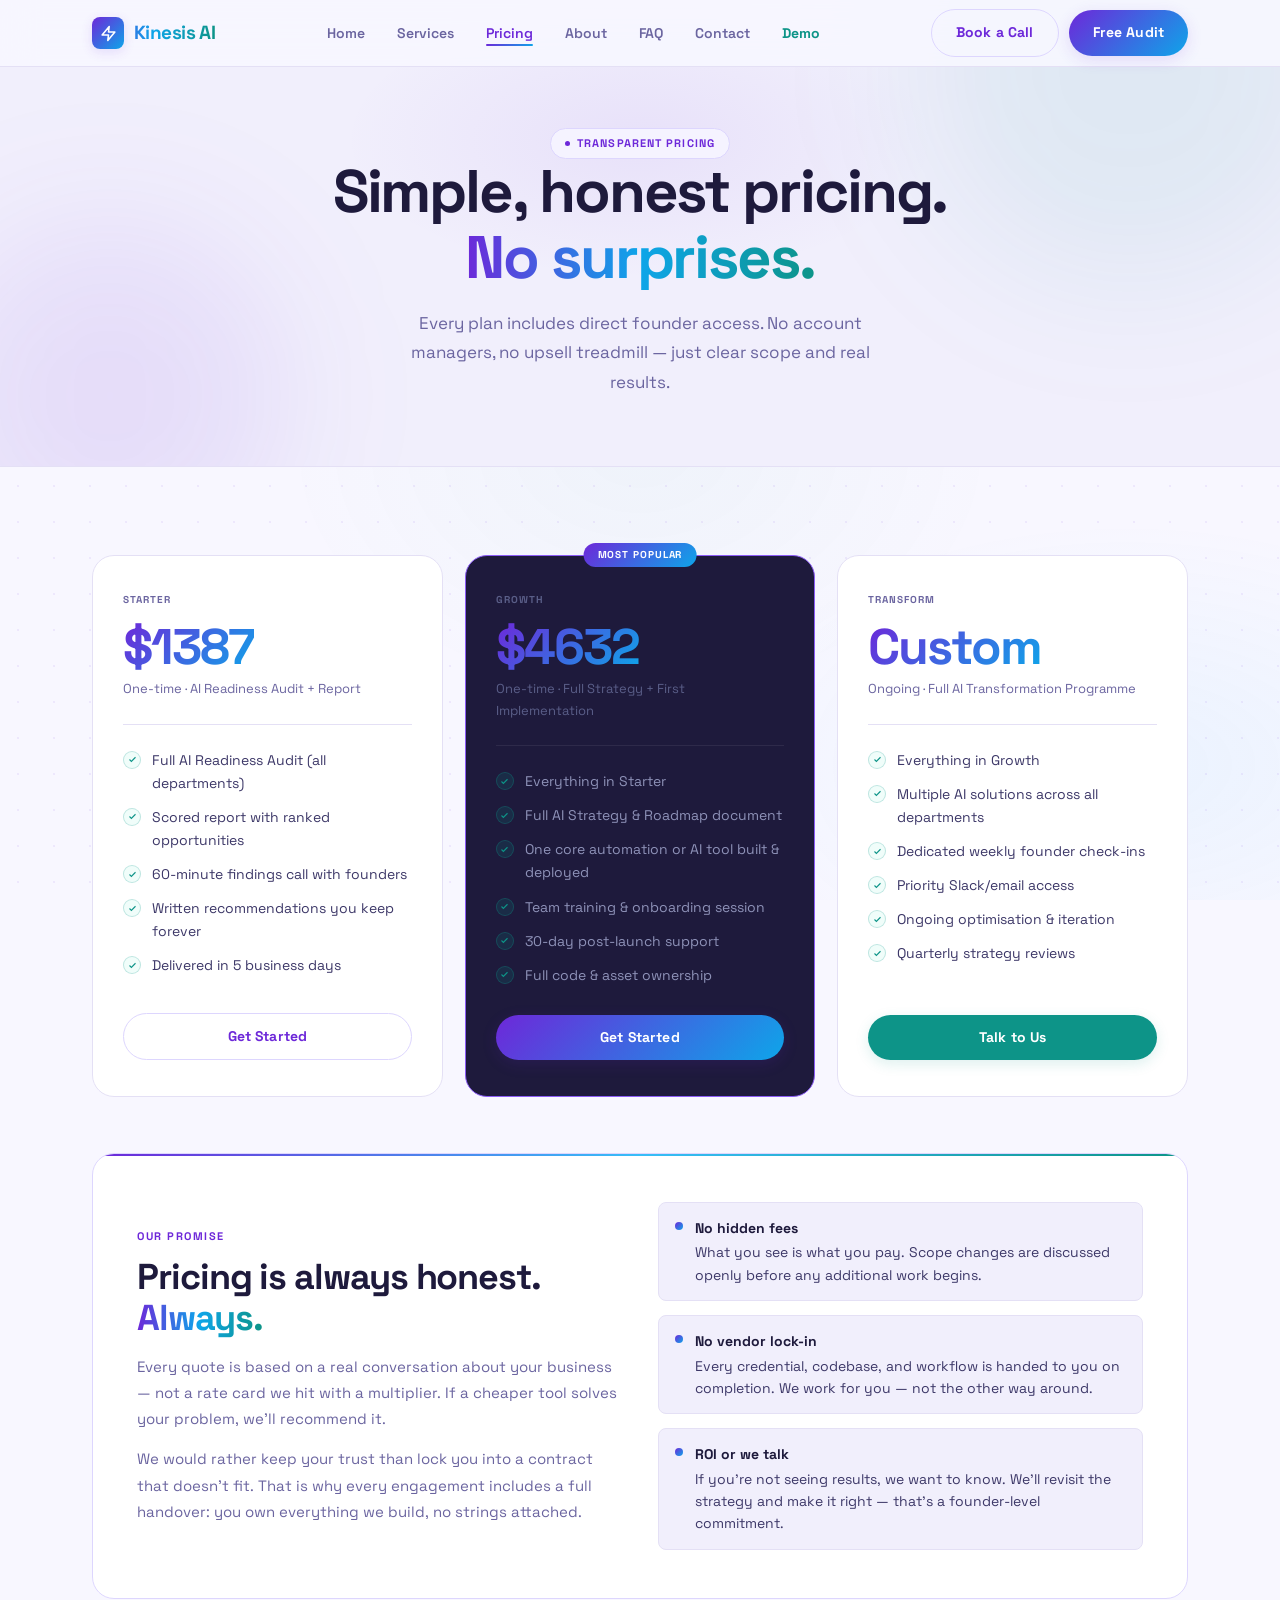
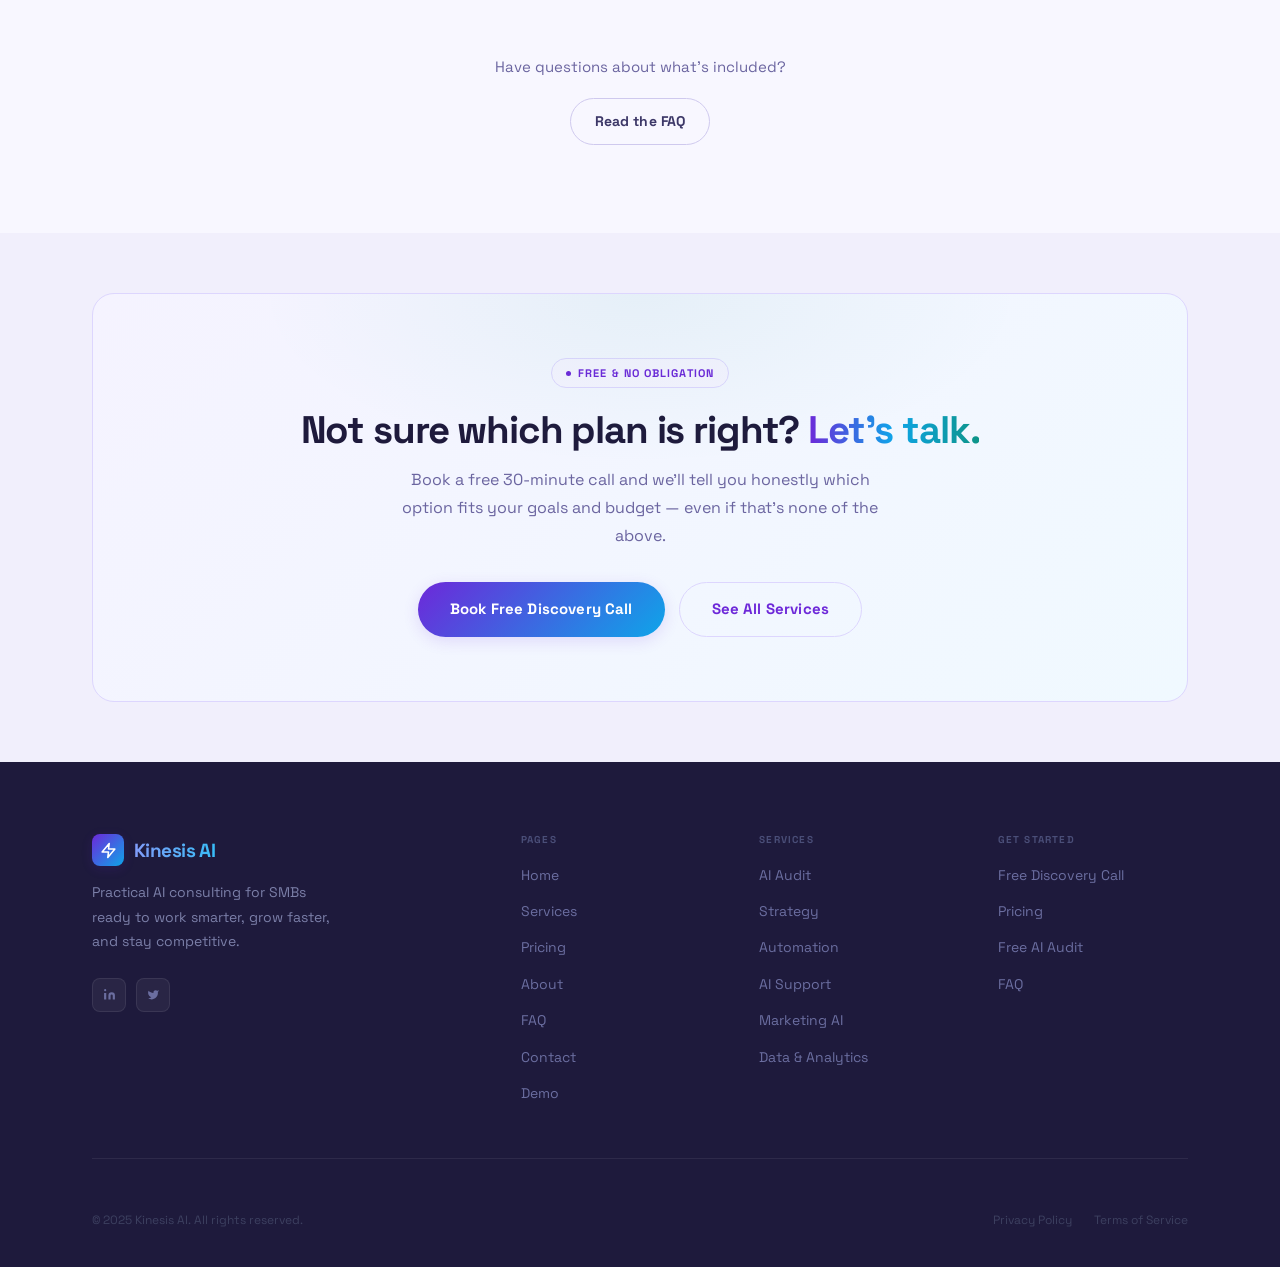
<file: pricing/pricing.html>
<!DOCTYPE html>
<html lang="en">
<head>
  <meta charset="UTF-8" />
  <meta name="viewport" content="width=device-width, initial-scale=1.0" />
  <title>Pricing — Kinesis AI</title>
  <link rel="stylesheet" href="../css/main.css" />
</head>
<body>

<!-- NAVBAR -->
<nav class="navbar">
  <div class="container">
    <div class="nav-inner">
      <a href="../index.html" class="nav-logo">
        <div class="logo-mark">
          <svg viewBox="0 0 24 24" fill="none" stroke="#fff" stroke-width="2.2" stroke-linecap="round" stroke-linejoin="round">
            <polygon points="13 2 3 14 12 14 11 22 21 10 12 10 13 2"/>
          </svg>
        </div>
        Kinesis AI
      </a>
      <ul class="nav-links">
        <li><a href="../index.html">Home</a></li>
        <li><a href="../services/services.html">Services</a></li>
        <li><a href="pricing.html" class="active">Pricing</a></li>
        <li><a href="../about.html">About</a></li>
        <li><a href="../faq.html">FAQ</a></li>
        <li><a href="../contact/contact.html">Contact</a></li>
        <li><a href="../demo/index.html" class="nav-demo">Demo</a></li>
      </ul>
      <div class="nav-cta">
        <a href="../contact/contact.html" class="btn btn--ghost">Book a Call</a>
        <a href="../contact/contact.html" class="btn btn--primary">Free Audit</a>
      </div>
      <button id="navToggle" aria-label="Toggle menu">☰</button>
    </div>
  </div>
</nav>

<!-- PAGE HERO -->
<section class="page-hero">
  <div class="orb orb--teal" style="width:420px;height:420px;top:-140px;right:-60px;"></div>
  <div class="orb orb--purple" style="width:340px;height:340px;bottom:-100px;left:-60px;"></div>
  <div class="container" style="position:relative;z-index:1;">
    <span class="tag reveal">Transparent Pricing</span>
    <h1 class="page-hero-title reveal reveal-delay-1">
      Simple, honest pricing.<br><span class="grad-text">No surprises.</span>
    </h1>
    <p class="page-hero-sub reveal reveal-delay-2">
      Every plan includes direct founder access. No account managers, no upsell treadmill — just clear scope and real results.
    </p>
  </div>
</section>

<!-- PRICING GRID -->
<section class="section">
  <div class="container">

    <div class="pricing-grid reveal">

      <!-- STARTER -->
      <div class="price-card">
        <div class="plan-tier">Starter</div>
        <div style="display:flex;align-items:baseline;gap:4px;margin-bottom:6px;">
          <span class="plan-amount" data-count="1497" data-prefix="$">$0</span>
        </div>
        <p class="plan-tagline">One-time · AI Readiness Audit + Report</p>
        <ul class="plan-feats">
          <li class="feat">
            <span class="feat-check"><svg viewBox="0 0 24 24" fill="none" stroke="currentColor" stroke-width="3"><polyline points="20 6 9 17 4 12"/></svg></span>
            Full AI Readiness Audit (all departments)
          </li>
          <li class="feat">
            <span class="feat-check"><svg viewBox="0 0 24 24" fill="none" stroke="currentColor" stroke-width="3"><polyline points="20 6 9 17 4 12"/></svg></span>
            Scored report with ranked opportunities
          </li>
          <li class="feat">
            <span class="feat-check"><svg viewBox="0 0 24 24" fill="none" stroke="currentColor" stroke-width="3"><polyline points="20 6 9 17 4 12"/></svg></span>
            60-minute findings call with founders
          </li>
          <li class="feat">
            <span class="feat-check"><svg viewBox="0 0 24 24" fill="none" stroke="currentColor" stroke-width="3"><polyline points="20 6 9 17 4 12"/></svg></span>
            Written recommendations you keep forever
          </li>
          <li class="feat">
            <span class="feat-check"><svg viewBox="0 0 24 24" fill="none" stroke="currentColor" stroke-width="3"><polyline points="20 6 9 17 4 12"/></svg></span>
            Delivered in 5 business days
          </li>
        </ul>
        <a href="../contact/contact.html" class="btn btn--ghost" style="width:100%;justify-content:center;">Get Started</a>
      </div>

      <!-- GROWTH (FEATURED) -->
      <div class="price-card price-card--featured">
        <div class="popular-badge">Most Popular</div>
        <div class="plan-tier">Growth</div>
        <div style="display:flex;align-items:baseline;gap:4px;margin-bottom:6px;">
          <span class="plan-amount" data-count="4997" data-prefix="$">$0</span>
        </div>
        <p class="plan-tagline">One-time · Full Strategy + First Implementation</p>
        <ul class="plan-feats">
          <li class="feat">
            <span class="feat-check"><svg viewBox="0 0 24 24" fill="none" stroke="currentColor" stroke-width="3"><polyline points="20 6 9 17 4 12"/></svg></span>
            Everything in Starter
          </li>
          <li class="feat">
            <span class="feat-check"><svg viewBox="0 0 24 24" fill="none" stroke="currentColor" stroke-width="3"><polyline points="20 6 9 17 4 12"/></svg></span>
            Full AI Strategy &amp; Roadmap document
          </li>
          <li class="feat">
            <span class="feat-check"><svg viewBox="0 0 24 24" fill="none" stroke="currentColor" stroke-width="3"><polyline points="20 6 9 17 4 12"/></svg></span>
            One core automation or AI tool built &amp; deployed
          </li>
          <li class="feat">
            <span class="feat-check"><svg viewBox="0 0 24 24" fill="none" stroke="currentColor" stroke-width="3"><polyline points="20 6 9 17 4 12"/></svg></span>
            Team training &amp; onboarding session
          </li>
          <li class="feat">
            <span class="feat-check"><svg viewBox="0 0 24 24" fill="none" stroke="currentColor" stroke-width="3"><polyline points="20 6 9 17 4 12"/></svg></span>
            30-day post-launch support
          </li>
          <li class="feat">
            <span class="feat-check"><svg viewBox="0 0 24 24" fill="none" stroke="currentColor" stroke-width="3"><polyline points="20 6 9 17 4 12"/></svg></span>
            Full code &amp; asset ownership
          </li>
        </ul>
        <a href="../contact/contact.html" class="btn btn--primary" style="width:100%;justify-content:center;">Get Started</a>
      </div>

      <!-- TRANSFORM -->
      <div class="price-card">
        <div class="plan-tier">Transform</div>
        <div style="display:flex;align-items:baseline;gap:4px;margin-bottom:6px;">
          <span class="plan-amount">Custom</span>
        </div>
        <p class="plan-tagline">Ongoing · Full AI Transformation Programme</p>
        <ul class="plan-feats">
          <li class="feat">
            <span class="feat-check"><svg viewBox="0 0 24 24" fill="none" stroke="currentColor" stroke-width="3"><polyline points="20 6 9 17 4 12"/></svg></span>
            Everything in Growth
          </li>
          <li class="feat">
            <span class="feat-check"><svg viewBox="0 0 24 24" fill="none" stroke="currentColor" stroke-width="3"><polyline points="20 6 9 17 4 12"/></svg></span>
            Multiple AI solutions across all departments
          </li>
          <li class="feat">
            <span class="feat-check"><svg viewBox="0 0 24 24" fill="none" stroke="currentColor" stroke-width="3"><polyline points="20 6 9 17 4 12"/></svg></span>
            Dedicated weekly founder check-ins
          </li>
          <li class="feat">
            <span class="feat-check"><svg viewBox="0 0 24 24" fill="none" stroke="currentColor" stroke-width="3"><polyline points="20 6 9 17 4 12"/></svg></span>
            Priority Slack/email access
          </li>
          <li class="feat">
            <span class="feat-check"><svg viewBox="0 0 24 24" fill="none" stroke="currentColor" stroke-width="3"><polyline points="20 6 9 17 4 12"/></svg></span>
            Ongoing optimisation &amp; iteration
          </li>
          <li class="feat">
            <span class="feat-check"><svg viewBox="0 0 24 24" fill="none" stroke="currentColor" stroke-width="3"><polyline points="20 6 9 17 4 12"/></svg></span>
            Quarterly strategy reviews
          </li>
        </ul>
        <a href="../contact/contact.html" class="btn btn--teal" style="width:100%;justify-content:center;">Talk to Us</a>
      </div>

    </div><!-- /pricing-grid -->

    <!-- Personalised note below pricing -->
    <div class="personal-block reveal" style="margin-top:56px;">
      <div>
        <span class="section-label">Our Promise</span>
        <h2>Pricing is always honest. <span class="grad-text">Always.</span></h2>
        <p>Every quote is based on a real conversation about your business — not a rate card we hit with a multiplier. If a cheaper tool solves your problem, we'll recommend it.</p>
        <p>We would rather keep your trust than lock you into a contract that doesn't fit. That is why every engagement includes a full handover: you own everything we build, no strings attached.</p>
      </div>
      <div class="personal-promises">
        <div class="promise-item">
          <div class="promise-dot"></div>
          <p><strong>No hidden fees</strong>What you see is what you pay. Scope changes are discussed openly before any additional work begins.</p>
        </div>
        <div class="promise-item">
          <div class="promise-dot"></div>
          <p><strong>No vendor lock-in</strong>Every credential, codebase, and workflow is handed to you on completion. We work for you — not the other way around.</p>
        </div>
        <div class="promise-item">
          <div class="promise-dot"></div>
          <p><strong>ROI or we talk</strong>If you're not seeing results, we want to know. We'll revisit the strategy and make it right — that's a founder-level commitment.</p>
        </div>
      </div>
    </div>

    <!-- FAQ teaser -->
    <div style="margin-top:56px;text-align:center;" class="reveal">
      <p style="color:var(--text-muted);font-size:15px;margin-bottom:18px;">Have questions about what's included?</p>
      <a href="../faq.html" class="btn btn--outline">Read the FAQ</a>
    </div>

  </div>
</section>

<!-- CTA STRIP -->
<section class="section--sm section--alt">
  <div class="container">
    <div class="cta-strip reveal">
      <span class="tag" style="margin-bottom:20px;">Free &amp; No Obligation</span>
      <h2>Not sure which plan is right? <span class="grad-text">Let's talk.</span></h2>
      <p class="cta-sub">Book a free 30-minute call and we'll tell you honestly which option fits your goals and budget — even if that's none of the above.</p>
      <div class="actions">
        <a href="../contact/contact.html" class="btn btn--primary btn--lg">Book Free Discovery Call</a>
        <a href="../services/services.html" class="btn btn--ghost btn--lg">See All Services</a>
      </div>
    </div>
  </div>
</section>

<!-- FOOTER -->
<footer>
  <div class="container">
    <div class="footer-grid">
      <div class="footer-brand">
        <a href="../index.html" class="nav-logo">
          <div class="logo-mark">
            <svg viewBox="0 0 24 24" fill="none" stroke="#fff" stroke-width="2.2" stroke-linecap="round" stroke-linejoin="round">
              <polygon points="13 2 3 14 12 14 11 22 21 10 12 10 13 2"/>
            </svg>
          </div>
          Kinesis AI
        </a>
        <p class="footer-tagline">Practical AI consulting for SMBs ready to work smarter, grow faster, and stay competitive.</p>
        <div class="footer-social">
          <a href="#" class="social-btn" aria-label="LinkedIn">
            <svg viewBox="0 0 24 24" fill="currentColor"><path d="M16 8a6 6 0 0 1 6 6v7h-4v-7a2 2 0 0 0-2-2 2 2 0 0 0-2 2v7h-4v-7a6 6 0 0 1 6-6zM2 9h4v12H2z"/><circle cx="4" cy="4" r="2"/></svg>
          </a>
          <a href="#" class="social-btn" aria-label="Twitter">
            <svg viewBox="0 0 24 24" fill="currentColor"><path d="M22 4s-.7 2.1-2 3.4c1.6 10-9.4 17.3-18 11.6 2.2.1 4.4-.6 6-2C3 15.5.5 9.6 3 5c2.2 2.6 5.6 4.1 9 4-.9-4.2 4-6.6 7-3.8 1.1 0 3-1.2 3-1.2z"/></svg>
          </a>
        </div>
      </div>
      <div class="footer-col">
        <h4>Pages</h4>
        <ul>
          <li><a href="../index.html">Home</a></li>
          <li><a href="../services/services.html">Services</a></li>
          <li><a href="pricing.html">Pricing</a></li>
          <li><a href="../about.html">About</a></li>
          <li><a href="../faq.html">FAQ</a></li>
          <li><a href="../contact/contact.html">Contact</a></li>
          <li><a href="../demo/index.html">Demo</a></li>
        </ul>
      </div>
      <div class="footer-col">
        <h4>Services</h4>
        <ul>
          <li><a href="../services/services.html#audit">AI Audit</a></li>
          <li><a href="../services/services.html#strategy">Strategy</a></li>
          <li><a href="../services/services.html#automation">Automation</a></li>
          <li><a href="../services/services.html#support">AI Support</a></li>
          <li><a href="../services/services.html#marketing">Marketing AI</a></li>
          <li><a href="../services/services.html#data">Data &amp; Analytics</a></li>
        </ul>
      </div>
      <div class="footer-col">
        <h4>Get Started</h4>
        <ul>
          <li><a href="../contact/contact.html">Free Discovery Call</a></li>
          <li><a href="pricing.html">Pricing</a></li>
          <li><a href="../contact/contact.html">Free AI Audit</a></li>
          <li><a href="../faq.html">FAQ</a></li>
        </ul>
      </div>
    </div>
    <div class="footer-bottom">
      <span class="footer-copy">© 2025 Kinesis AI. All rights reserved.</span>
      <div class="footer-legal">
        <a href="#">Privacy Policy</a>
        <a href="#">Terms of Service</a>
      </div>
    </div>
  </div>
</footer>

<script src="../js/main.js"></script>
</body>
</html>
</file>
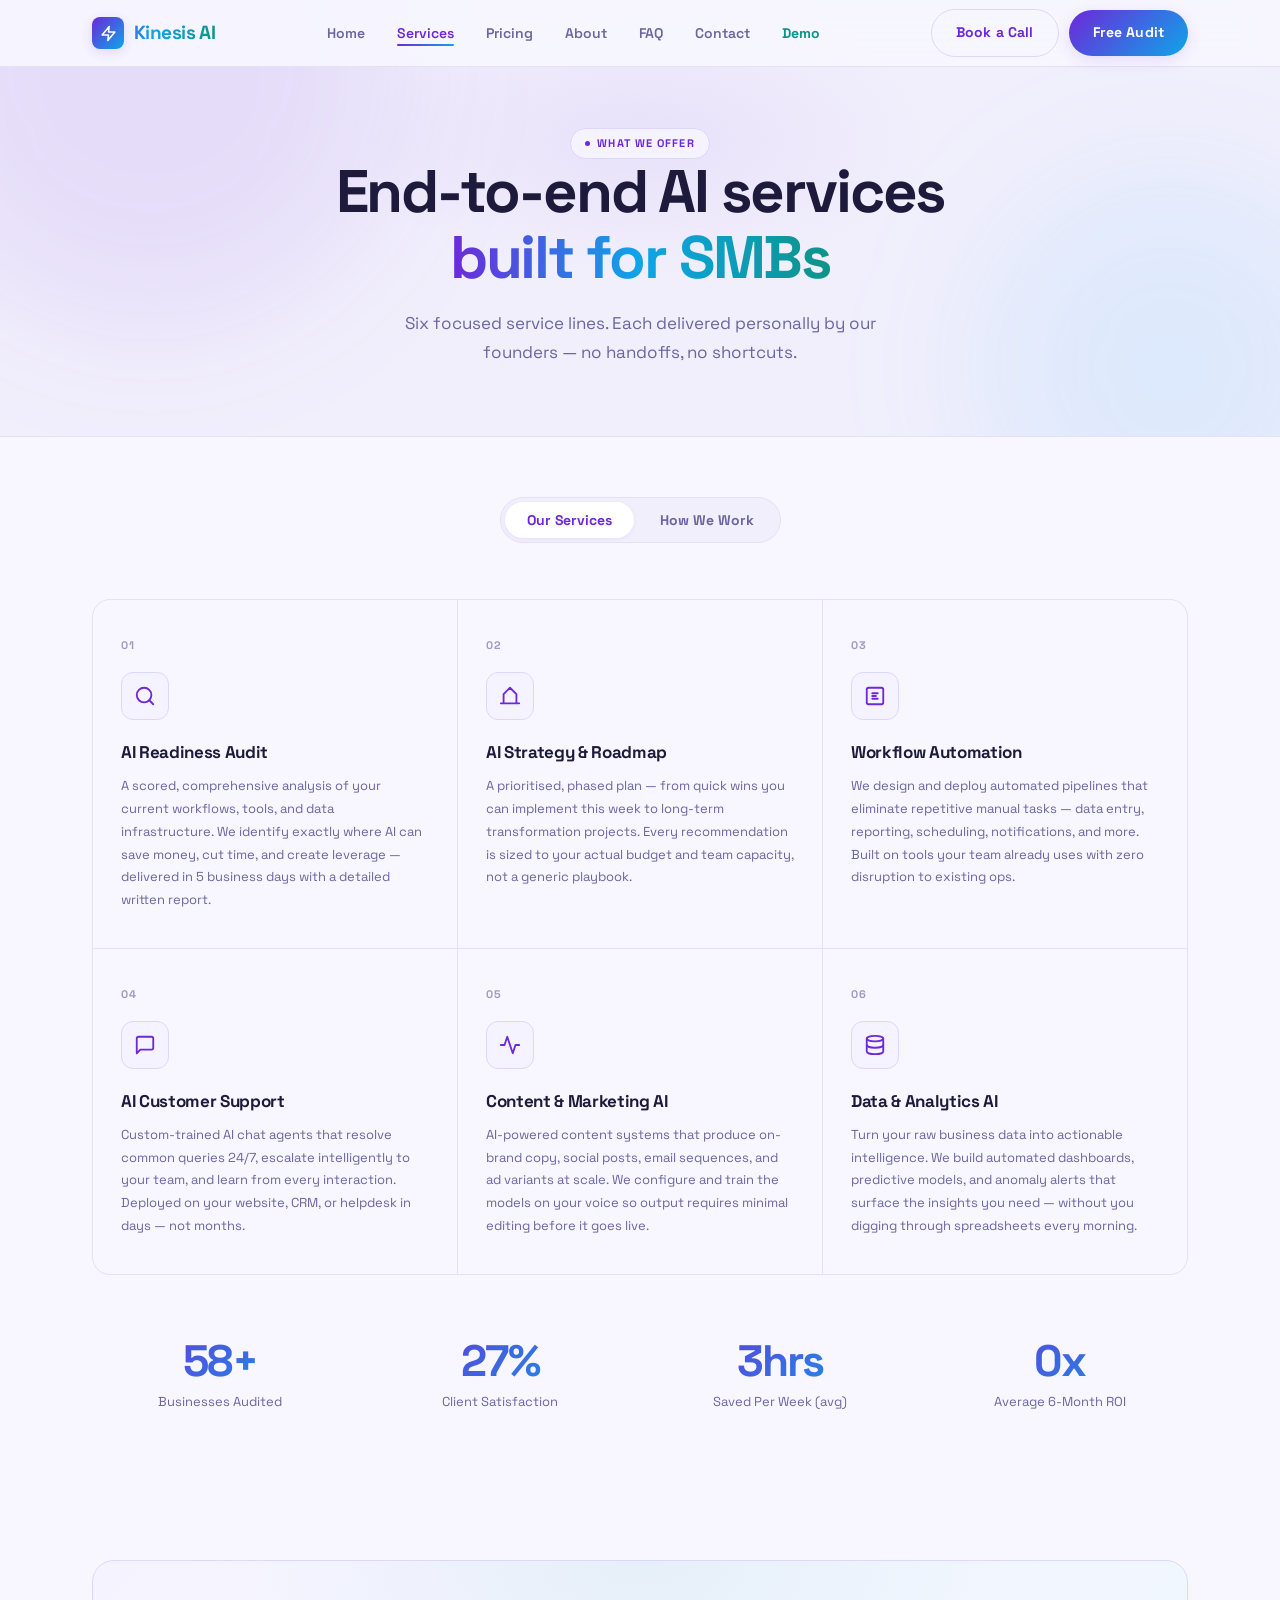
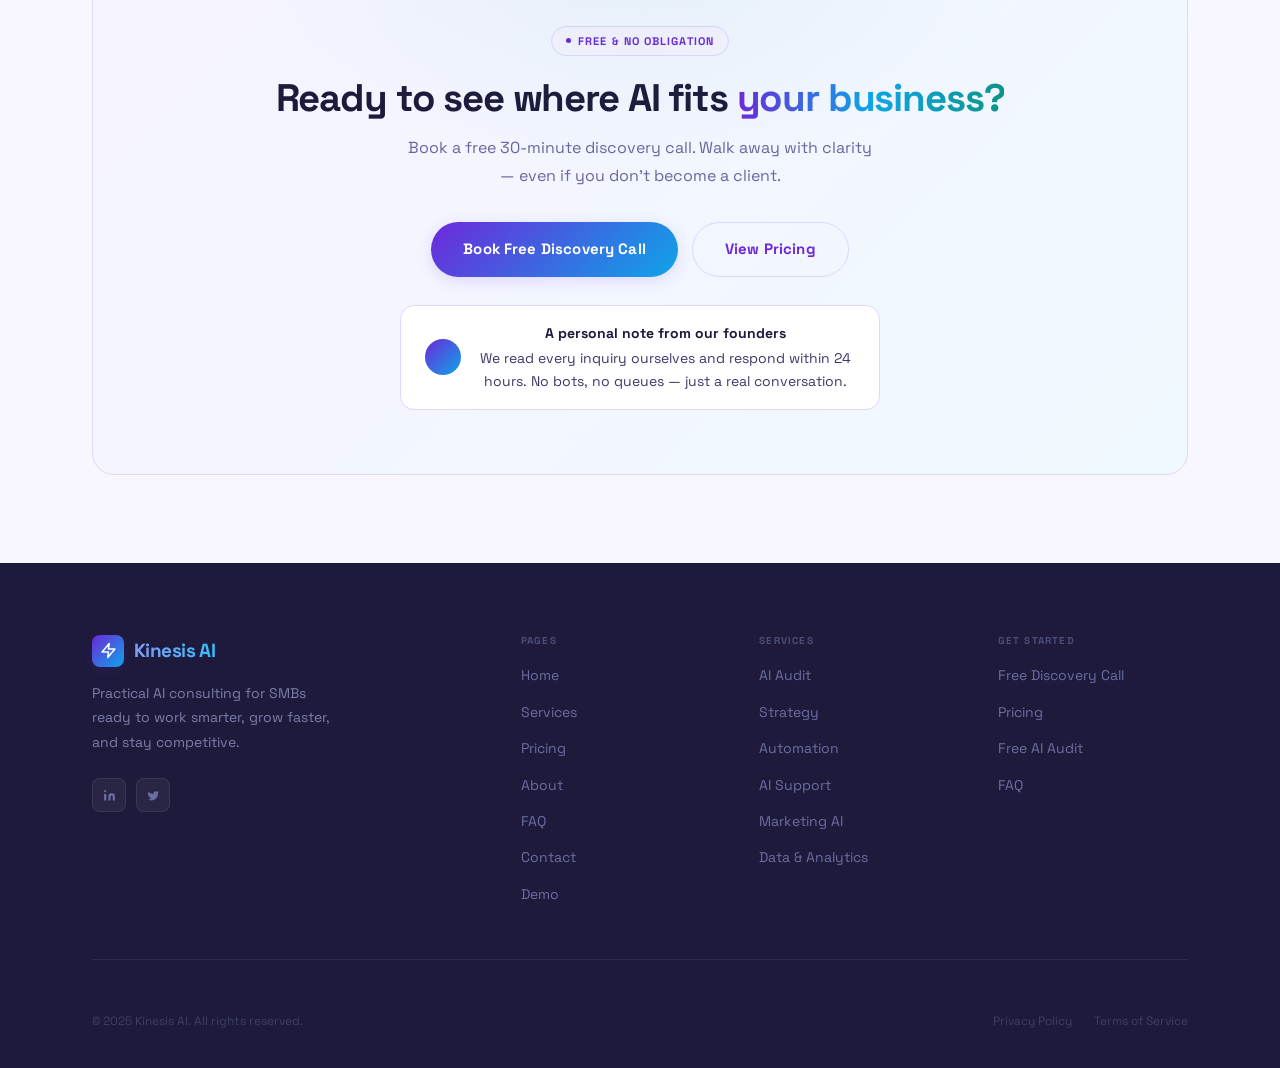
<file: services/services.html>
<!DOCTYPE html>
<html lang="en">
<head>
  <meta charset="UTF-8" />
  <meta name="viewport" content="width=device-width, initial-scale=1.0" />
  <title>Services — Kinesis AI</title>
  <link rel="stylesheet" href="../css/main.css" />
</head>
<body>

<!-- ═══════════════════════════════════════════
     NAVBAR
═══════════════════════════════════════════ -->
<nav class="navbar">
  <div class="container">
    <div class="nav-inner">
      <a href="../index.html" class="nav-logo">
        <div class="logo-mark">
          <svg viewBox="0 0 24 24" fill="none" stroke="#fff" stroke-width="2.2" stroke-linecap="round" stroke-linejoin="round">
            <polygon points="13 2 3 14 12 14 11 22 21 10 12 10 13 2"/>
          </svg>
        </div>
        Kinesis AI
      </a>
      <ul class="nav-links">
        <li><a href="../index.html">Home</a></li>
        <li><a href="services.html" class="active">Services</a></li>
        <li><a href="../pricing/pricing.html">Pricing</a></li>
        <li><a href="../about.html">About</a></li>
        <li><a href="../faq.html">FAQ</a></li>
        <li><a href="../contact/contact.html">Contact</a></li>
        <li><a href="../demo/index.html" class="nav-demo">Demo</a></li>
      </ul>
      <div class="nav-cta">
        <a href="../contact/contact.html" class="btn btn--ghost">Book a Call</a>
        <a href="../contact/contact.html" class="btn btn--primary">Free Audit</a>
      </div>
      <button id="navToggle" aria-label="Toggle menu">☰</button>
    </div>
  </div>
</nav>

<!-- ═══════════════════════════════════════════
     PAGE HERO
═══════════════════════════════════════════ -->
<section class="page-hero">
  <div class="orb orb--purple" style="width:500px;height:500px;top:-180px;left:-100px;"></div>
  <div class="orb orb--blue" style="width:380px;height:380px;bottom:-120px;right:-80px;"></div>
  <div class="container" style="position:relative;z-index:1;">
    <span class="tag reveal">What We Offer</span>
    <h1 class="page-hero-title reveal reveal-delay-1">
      End-to-end AI services<br><span class="grad-text">built for SMBs</span>
    </h1>
    <p class="page-hero-sub reveal reveal-delay-2">
      Six focused service lines. Each delivered personally by our founders — no handoffs, no shortcuts.
    </p>
  </div>
</section>

<!-- ═══════════════════════════════════════════
     TAB BAR
═══════════════════════════════════════════ -->
<section class="section--sm" style="background:var(--bg);">
  <div class="container">
    <div class="tab-bar reveal">
      <button class="tab-btn active" data-tab="services">Our Services</button>
      <button class="tab-btn" data-tab="process">How We Work</button>
    </div>

    <!-- ── SERVICES TAB ── -->
    <div class="tab-panel active" data-tab="services">
      <div class="services-outer reveal">
        <div class="services-grid">

          <!-- 01 -->
          <div class="svc-card" id="audit">
            <div class="svc-num">01</div>
            <div class="svc-icon">
              <svg viewBox="0 0 24 24" fill="none" stroke="currentColor" stroke-width="2" stroke-linecap="round" stroke-linejoin="round">
                <circle cx="11" cy="11" r="8"/><path d="m21 21-4.35-4.35"/>
              </svg>
            </div>
            <div class="svc-name">AI Readiness Audit</div>
            <p class="svc-desc">A scored, comprehensive analysis of your current workflows, tools, and data infrastructure. We identify exactly where AI can save money, cut time, and create leverage — delivered in 5 business days with a detailed written report.</p>
            <div class="svc-arrow">
              <svg viewBox="0 0 24 24" fill="none" stroke="currentColor" stroke-width="2.5"><path d="M5 12h14M12 5l7 7-7 7"/></svg>
            </div>
          </div>

          <!-- 02 -->
          <div class="svc-card" id="strategy">
            <div class="svc-num">02</div>
            <div class="svc-icon">
              <svg viewBox="0 0 24 24" fill="none" stroke="currentColor" stroke-width="2" stroke-linecap="round" stroke-linejoin="round">
                <path d="M2 20h20M5 20V10l7-7 7 7v10"/>
              </svg>
            </div>
            <div class="svc-name">AI Strategy & Roadmap</div>
            <p class="svc-desc">A prioritised, phased plan — from quick wins you can implement this week to long-term transformation projects. Every recommendation is sized to your actual budget and team capacity, not a generic playbook.</p>
            <div class="svc-arrow">
              <svg viewBox="0 0 24 24" fill="none" stroke="currentColor" stroke-width="2.5"><path d="M5 12h14M12 5l7 7-7 7"/></svg>
            </div>
          </div>

          <!-- 03 -->
          <div class="svc-card" id="automation">
            <div class="svc-num">03</div>
            <div class="svc-icon">
              <svg viewBox="0 0 24 24" fill="none" stroke="currentColor" stroke-width="2" stroke-linecap="round" stroke-linejoin="round">
                <rect x="3" y="3" width="18" height="18" rx="2"/><path d="M9 9h6M9 15h6M9 12h4"/>
              </svg>
            </div>
            <div class="svc-name">Workflow Automation</div>
            <p class="svc-desc">We design and deploy automated pipelines that eliminate repetitive manual tasks — data entry, reporting, scheduling, notifications, and more. Built on tools your team already uses with zero disruption to existing ops.</p>
            <div class="svc-arrow">
              <svg viewBox="0 0 24 24" fill="none" stroke="currentColor" stroke-width="2.5"><path d="M5 12h14M12 5l7 7-7 7"/></svg>
            </div>
          </div>

          <!-- 04 -->
          <div class="svc-card" id="support">
            <div class="svc-num">04</div>
            <div class="svc-icon">
              <svg viewBox="0 0 24 24" fill="none" stroke="currentColor" stroke-width="2" stroke-linecap="round" stroke-linejoin="round">
                <path d="M21 15a2 2 0 0 1-2 2H7l-4 4V5a2 2 0 0 1 2-2h14a2 2 0 0 1 2 2z"/>
              </svg>
            </div>
            <div class="svc-name">AI Customer Support</div>
            <p class="svc-desc">Custom-trained AI chat agents that resolve common queries 24/7, escalate intelligently to your team, and learn from every interaction. Deployed on your website, CRM, or helpdesk in days — not months.</p>
            <div class="svc-arrow">
              <svg viewBox="0 0 24 24" fill="none" stroke="currentColor" stroke-width="2.5"><path d="M5 12h14M12 5l7 7-7 7"/></svg>
            </div>
          </div>

          <!-- 05 -->
          <div class="svc-card" id="marketing">
            <div class="svc-num">05</div>
            <div class="svc-icon">
              <svg viewBox="0 0 24 24" fill="none" stroke="currentColor" stroke-width="2" stroke-linecap="round" stroke-linejoin="round">
                <path d="M22 12h-4l-3 9L9 3l-3 9H2"/>
              </svg>
            </div>
            <div class="svc-name">Content & Marketing AI</div>
            <p class="svc-desc">AI-powered content systems that produce on-brand copy, social posts, email sequences, and ad variants at scale. We configure and train the models on your voice so output requires minimal editing before it goes live.</p>
            <div class="svc-arrow">
              <svg viewBox="0 0 24 24" fill="none" stroke="currentColor" stroke-width="2.5"><path d="M5 12h14M12 5l7 7-7 7"/></svg>
            </div>
          </div>

          <!-- 06 -->
          <div class="svc-card" id="data">
            <div class="svc-num">06</div>
            <div class="svc-icon">
              <svg viewBox="0 0 24 24" fill="none" stroke="currentColor" stroke-width="2" stroke-linecap="round" stroke-linejoin="round">
                <ellipse cx="12" cy="5" rx="9" ry="3"/><path d="M21 12c0 1.66-4 3-9 3s-9-1.34-9-3"/><path d="M3 5v14c0 1.66 4 3 9 3s9-1.34 9-3V5"/>
              </svg>
            </div>
            <div class="svc-name">Data & Analytics AI</div>
            <p class="svc-desc">Turn your raw business data into actionable intelligence. We build automated dashboards, predictive models, and anomaly alerts that surface the insights you need — without you digging through spreadsheets every morning.</p>
            <div class="svc-arrow">
              <svg viewBox="0 0 24 24" fill="none" stroke="currentColor" stroke-width="2.5"><path d="M5 12h14M12 5l7 7-7 7"/></svg>
            </div>
          </div>

        </div><!-- /services-grid -->
      </div><!-- /services-outer -->

      <!-- Stats row -->
      <div class="grid-4 reveal" style="margin-top:64px;text-align:center;">
        <div class="stat-block">
          <div class="num" data-count="200" data-suffix="+">0+</div>
          <div class="lbl">Businesses Audited</div>
        </div>
        <div class="stat-block">
          <div class="num" data-count="94" data-suffix="%">0%</div>
          <div class="lbl">Client Satisfaction</div>
        </div>
        <div class="stat-block">
          <div class="num" data-count="12" data-suffix="hrs">0hrs</div>
          <div class="lbl">Saved Per Week (avg)</div>
        </div>
        <div class="stat-block">
          <div class="num" data-count="3" data-suffix="x">0x</div>
          <div class="lbl">Average 6-Month ROI</div>
        </div>
      </div>

    </div><!-- /services tab panel -->

    <!-- ── PROCESS TAB ── -->
    <div class="tab-panel" data-tab="process">

      <!-- 4-step overview -->
      <div class="process-steps reveal" style="margin-bottom:72px;">
        <div class="step">
          <div class="step-circle">1</div>
          <div class="step-title">Discovery Call</div>
          <p class="step-desc">30 minutes with our founders. We learn your business, priorities, and biggest pain points — no sales pitch, just honest conversation.</p>
        </div>
        <div class="step">
          <div class="step-circle">2</div>
          <div class="step-title">AI Readiness Audit</div>
          <p class="step-desc">We analyse your workflows, tools, and data across every department. You receive a scored report with ranked opportunities.</p>
        </div>
        <div class="step">
          <div class="step-circle">3</div>
          <div class="step-title">Strategy & Build</div>
          <p class="step-desc">We co-design your roadmap, then our team builds and deploys the agreed solutions — with weekly check-ins throughout.</p>
        </div>
        <div class="step">
          <div class="step-circle">4</div>
          <div class="step-title">Handover & Support</div>
          <p class="step-desc">Full documentation, training, and credentials handed over. Ongoing support available — but you'll own everything outright.</p>
        </div>
      </div>

      <!-- Detailed timeline -->
      <div style="max-width:720px;margin:0 auto;">
        <span class="section-label" style="display:block;margin-bottom:32px;">Typical 6-Week Engagement</span>
        <div class="timeline">

          <div class="tl-item reveal">
            <div class="tl-week">Week 1</div>
            <div class="tl-line"><div class="tl-dot"></div><div class="tl-rule"></div></div>
            <div class="tl-body">
              <h3>Discovery &amp; Audit</h3>
              <p>Kick-off call with your leadership team. We audit workflows, interview key staff, and map every process touchpoint. Scored AI Readiness Report delivered by end of week.</p>
            </div>
          </div>

          <div class="tl-item reveal reveal-delay-1">
            <div class="tl-week">Week 2</div>
            <div class="tl-line"><div class="tl-dot"></div><div class="tl-rule"></div></div>
            <div class="tl-body">
              <h3>Strategy Session</h3>
              <p>We present the full roadmap — prioritised by ROI and implementation effort. You choose which opportunities to pursue in this engagement and which to park for later.</p>
            </div>
          </div>

          <div class="tl-item reveal reveal-delay-2">
            <div class="tl-week">Weeks 3–4</div>
            <div class="tl-line"><div class="tl-dot"></div><div class="tl-rule"></div></div>
            <div class="tl-body">
              <h3>Build &amp; Integration</h3>
              <p>Core solutions are built and integrated into your existing stack. Weekly progress calls keep you in the loop. No surprises, no scope creep without your approval.</p>
            </div>
          </div>

          <div class="tl-item reveal reveal-delay-3">
            <div class="tl-week">Week 5</div>
            <div class="tl-line"><div class="tl-dot"></div><div class="tl-rule"></div></div>
            <div class="tl-body">
              <h3>Testing &amp; Refinement</h3>
              <p>Live testing with your team. We iterate on edge cases, tune models, and ensure everything performs correctly under real conditions before full rollout.</p>
            </div>
          </div>

          <div class="tl-item reveal reveal-delay-4">
            <div class="tl-week">Week 6</div>
            <div class="tl-line"><div class="tl-dot"></div><div class="tl-rule"></div></div>
            <div class="tl-body">
              <h3>Handover &amp; Training</h3>
              <p>Full documentation, video walkthroughs, and live training sessions for your team. All credentials, code, and assets transferred to you outright. You own everything.</p>
            </div>
          </div>

        </div>
      </div>
    </div><!-- /process tab panel -->

  </div>
</section>

<!-- ═══════════════════════════════════════════
     CTA STRIP
═══════════════════════════════════════════ -->
<section class="section">
  <div class="container">
    <div class="cta-strip reveal">
      <span class="tag" style="margin-bottom:20px;">Free &amp; No Obligation</span>
      <h2>Ready to see where AI fits <span class="grad-text">your business?</span></h2>
      <p class="cta-sub">Book a free 30-minute discovery call. Walk away with clarity — even if you don't become a client.</p>
      <div class="actions">
        <a href="../contact/contact.html" class="btn btn--primary btn--lg">Book Free Discovery Call</a>
        <a href="../pricing/pricing.html" class="btn btn--ghost btn--lg">View Pricing</a>
      </div>
      <div class="cta-personal-note">
        <div>
          <strong>A personal note from our founders</strong>
          We read every inquiry ourselves and respond within 24 hours. No bots, no queues — just a real conversation.
        </div>
      </div>
    </div>
  </div>
</section>

<!-- ═══════════════════════════════════════════
     FOOTER
═══════════════════════════════════════════ -->
<footer>
  <div class="container">
    <div class="footer-grid">
      <div class="footer-brand">
        <a href="../index.html" class="nav-logo">
          <div class="logo-mark">
            <svg viewBox="0 0 24 24" fill="none" stroke="#fff" stroke-width="2.2" stroke-linecap="round" stroke-linejoin="round">
              <polygon points="13 2 3 14 12 14 11 22 21 10 12 10 13 2"/>
            </svg>
          </div>
          Kinesis AI
        </a>
        <p class="footer-tagline">Practical AI consulting for SMBs ready to work smarter, grow faster, and stay competitive.</p>
        <div class="footer-social">
          <a href="#" class="social-btn" aria-label="LinkedIn">
            <svg viewBox="0 0 24 24" fill="currentColor"><path d="M16 8a6 6 0 0 1 6 6v7h-4v-7a2 2 0 0 0-2-2 2 2 0 0 0-2 2v7h-4v-7a6 6 0 0 1 6-6zM2 9h4v12H2z"/><circle cx="4" cy="4" r="2"/></svg>
          </a>
          <a href="#" class="social-btn" aria-label="Twitter">
            <svg viewBox="0 0 24 24" fill="currentColor"><path d="M22 4s-.7 2.1-2 3.4c1.6 10-9.4 17.3-18 11.6 2.2.1 4.4-.6 6-2C3 15.5.5 9.6 3 5c2.2 2.6 5.6 4.1 9 4-.9-4.2 4-6.6 7-3.8 1.1 0 3-1.2 3-1.2z"/></svg>
          </a>
        </div>
      </div>
      <div class="footer-col">
        <h4>Pages</h4>
        <ul>
          <li><a href="../index.html">Home</a></li>
          <li><a href="services.html">Services</a></li>
          <li><a href="../pricing/pricing.html">Pricing</a></li>
          <li><a href="../about.html">About</a></li>
          <li><a href="../faq.html">FAQ</a></li>
          <li><a href="../contact/contact.html">Contact</a></li>
          <li><a href="../demo/index.html">Demo</a></li>
        </ul>
      </div>
      <div class="footer-col">
        <h4>Services</h4>
        <ul>
          <li><a href="#audit">AI Audit</a></li>
          <li><a href="#strategy">Strategy</a></li>
          <li><a href="#automation">Automation</a></li>
          <li><a href="#support">AI Support</a></li>
          <li><a href="#marketing">Marketing AI</a></li>
          <li><a href="#data">Data &amp; Analytics</a></li>
        </ul>
      </div>
      <div class="footer-col">
        <h4>Get Started</h4>
        <ul>
          <li><a href="../contact/contact.html">Free Discovery Call</a></li>
          <li><a href="../pricing/pricing.html">Pricing</a></li>
          <li><a href="../contact/contact.html">Free AI Audit</a></li>
          <li><a href="../faq.html">FAQ</a></li>
        </ul>
      </div>
    </div>
    <div class="footer-bottom">
      <span class="footer-copy">© 2025 Kinesis AI. All rights reserved.</span>
      <div class="footer-legal">
        <a href="#">Privacy Policy</a>
        <a href="#">Terms of Service</a>
      </div>
    </div>
  </div>
</footer>

<script src="../js/main.js"></script>
</body>
</html>
</file>
<file: css/main.css>
/* ============================================================
   Kinesis AI — css/main.css
   Light theme: Purple + Sky Blue + Teal + Yellow hints
   Font: Space Grotesk (bold, techy, not aggressive)
   
   TABLE OF CONTENTS:
   1.  Google Fonts Import
   2.  CSS Custom Properties (design tokens)
   3.  Reset & Base
   4.  Typography helpers
   5.  Layout utilities
   6.  Background texture
   7.  Navbar
   8.  Buttons
   9.  Tags & Labels
   10. Gradient text
   11. Divider
   12. Cards
   13. Stat blocks
   14. CTA Strip (used at bottom of every page)
   15. Footer
   16. Scroll reveal animation
   17. Decorative orbs
   18. Page hero (inner pages)
   19. Section spacing
   20. HOME — hero section
   21. HOME — panel widget
   22. HOME — floating chips
   23. SERVICES — service grid
   24. PROCESS — steps & timeline (lives inside services page)
   25. PRICING — price cards
   26. FAQ — accordion
   27. ABOUT — team & values
   28. CONTACT — layout & form
   29. DEMO — holding page
   30. Responsive breakpoints
   ============================================================ */


/* ============================================================
   1. GOOGLE FONTS
   Space Grotesk: weights 400, 500, 600, 700
   ============================================================ */
@import url('https://fonts.googleapis.com/css2?family=Space+Grotesk:wght@400;500;600;700&display=swap');


/* ============================================================
   2. CSS CUSTOM PROPERTIES
   All colours, radii, shadows live here.
   Edit these to retheme the entire site at once.
   ============================================================ */
:root {

  /* --- Brand colours --- */
  --purple:        #6D28D9;   /* Primary purple */
  --purple-mid:    #7C3AED;
  --purple-light:  #8B5CF6;
  --purple-pale:   #F5F3FF;
  --purple-glow:   rgba(109, 40, 217, 0.14);

  --blue:          #38BDF8;   /* Sky blue (lighter, electric) */
  --blue-mid:      #0EA5E9;
  --blue-dark:     #0284C7;
  --blue-pale:     #F0F9FF;
  --blue-glow:     rgba(56, 189, 248, 0.18);

  --teal:          #0D9488;
  --teal-light:    #14B8A6;
  --teal-pale:     #F0FDFA;
  --teal-glow:     rgba(13, 148, 136, 0.14);

  --yellow:        #F59E0B;   /* Accent hint only — use sparingly */
  --yellow-bright: #ffdc2c;
  --yellow-pale:   #FFFBEB;

  /* --- Backgrounds --- */
  /* Slightly off-white with the faintest purple-blue tint */
  --bg:            #F8F7FF;   /* Page background */
  --bg-2:          #F1EFFC;   /* Slightly deeper tint — alt sections */
  --bg-3:          #EAE7F8;   /* Cards on alt sections */
  --surface:       #FFFFFF;   /* Pure white cards / panels */

  /* --- Borders --- */
  --border:        #E4E0F5;   /* Default subtle border */
  --border-2:      #CFC9EE;   /* Slightly stronger border */
  --border-blue:   #BAE6FD;   /* Blue-tinted border */
  --border-purple: #DDD6FE;   /* Purple-tinted border */
  --border-teal: #bcfcf3;
  --border-yellow: #fef9d6;
  --border-grad: linear-gradient(#BAE6FD, #DDD6FE);

  /* --- Text --- */
  --text:          #1E1A3C;   /* Near-black with purple tint */
  --text-soft:     #3D3868;   /* Secondary text */
  --text-muted:    #6B65A0;   /* Muted/helper text */
  --text-faint:    #9E99C5;   /* Placeholder / very subtle */

  /* --- Gradients --- */
  --grad-main:     linear-gradient(135deg, var(--purple) 0%, var(--blue-mid) 100%);
  --grad-accent:   linear-gradient(135deg, var(--teal) 0%, var(--blue-mid) 100%);
  --grad-full:     linear-gradient(135deg, var(--purple) 0%, var(--blue) 50%, var(--teal) 100%);
  --grad-span:     linear-gradient(135deg, var(--purple-light) 0%, var(--blue) 33%, var(--teal-light) 70%, var(--yellow-bright) 100%);
  --grad-text:     linear-gradient(90deg, var(--purple), var(--blue-mid), var(--teal));
  --grad-subtle:   linear-gradient(135deg, var(--purple-pale) 0%, var(--blue-pale) 100%);
  --grad-yellow:   linear-gradient(90deg, var(--yellow), var(--teal));
  

  /* --- Spacing & shape --- */
  --radius:        14px;
  --radius-sm:     8px;
  --radius-lg:     22px;
  --transition:    0.28s cubic-bezier(0.4, 0, 0.2, 1);

  /* --- Shadows --- */
  --shadow-sm:     0 1px 4px rgba(109,40,217,0.08);
  --shadow-md:     0 4px 20px rgba(109,40,217,0.1);
  --shadow-lg:     0 10px 40px rgba(109,40,217,0.13);
  --shadow-blue:   0 4px 20px rgba(56,189,248,0.18);
}


/* ============================================================
   3. RESET & BASE
   ============================================================ */
*, *::before, *::after {
  box-sizing: border-box;
  margin: 0;
  padding: 0;
}

html {
  scroll-behavior: smooth;
  font-size: 16px;
}

body {
  font-family: 'Space Grotesk', sans-serif;
  background: var(--bg);
  color: var(--text);
  line-height: 1.65;
  overflow-x: hidden;
}

img  { display: block; max-width: 100%; }
a    { color: inherit; text-decoration: none; }
ul   { list-style: none; }
button { font-family: inherit; }


/* ============================================================
   4. TYPOGRAPHY HELPERS
   ============================================================ */

/* Bold electric headings */
h1, h2, h3, h4, h5 {
  font-family: 'Space Grotesk', sans-serif;
  line-height: 1.15;
  letter-spacing: -0.025em;
  font-weight: 700;
}

/* Section label — tiny uppercase eyebrow above headings */
.section-label {
  font-size: 11px;
  font-weight: 700;
  letter-spacing: 0.14em;
  text-transform: uppercase;
  color: var(--purple);
  margin-bottom: 12px;
  display: block;
}

/* Tag pill — used for hero eyebrow and CTA strip labels */
.tag {
  display: inline-flex;
  align-items: center;
  gap: 7px;
  font-size: 11px;
  font-weight: 700;
  letter-spacing: 0.1em;
  text-transform: uppercase;
  color: var(--purple);
  background: var(--purple-pale);
  border: 1px solid var(--border-purple);
  border-radius: 100px;
  padding: 5px 14px;
}

/* Animated dot inside .tag */
.tag::before {
  content: '';
  width: 5px;
  height: 5px;
  border-radius: 50%;
  background: var(--purple);
  animation: dotBlink 2.2s infinite;
}

@keyframes dotBlink {
  0%, 100% { opacity: 1; }
  50%       { opacity: 0.25; }
}


/* ============================================================
   5. LAYOUT UTILITIES
   ============================================================ */

/* Standard centered container */
.container {
  max-width: 1160px;
  margin: 0 auto;
  padding: 0 32px;
}

/* Wider container for full-bleed grids */
.container--wide {
  max-width: 1320px;
  margin: 0 auto;
  padding: 0 32px;
}

/* Generic grid helpers */
.grid-2 { display: grid; grid-template-columns: 1fr 1fr;         gap: 28px; }
.grid-3 { display: grid; grid-template-columns: repeat(3, 1fr);  gap: 24px; }
.grid-4 { display: grid; grid-template-columns: repeat(4, 1fr);  gap: 24px; }


/* ============================================================
   6. BACKGROUND TEXTURE
   Two fixed layers behind the whole site:
   - Radial colour blobs for hue tinting
   - Tiny dot grid for subtle depth
   ============================================================ */

/* Colour-tinted radial blobs */
body::before {
  content: '';
  position: fixed;
  inset: 0;
  z-index: -2;
  background-image:
    radial-gradient(ellipse 65% 45% at 15% 8%,  rgba(109,40,217,0.06) 0%, transparent 60%),
    radial-gradient(ellipse 55% 45% at 88% 85%, rgba(56,189,248,0.07) 0%, transparent 60%),
    radial-gradient(ellipse 40% 40% at 50% 50%, rgba(13,148,136,0.04) 0%, transparent 70%);
  pointer-events: none;
}

/* Dot grid */
body::after {
  content: '';
  position: fixed;
  inset: 0;
  z-index: -1;
  background-image: radial-gradient(circle, rgba(109,40,217,0.07) 1px, transparent 1px);
  background-size: 36px 36px;
  pointer-events: none;
}


/* ============================================================
   7. NAVBAR
   Fixed top bar, frosted glass effect.
   ============================================================ */
.navbar {
  position: fixed;
  top: 0; left: 0; right: 0;
  z-index: 200;
  background: rgba(248, 247, 255, 0.88);
  backdrop-filter: blur(18px);
  -webkit-backdrop-filter: blur(18px);
  border-bottom: 1px solid var(--border);
  transition: box-shadow var(--transition);
}

.nav-inner {
  display: flex;
  align-items: center;
  justify-content: space-between;
  height: 66px;
}

/* Logo wordmark */
.nav-logo {
  font-size: 19px;
  font-weight: 700;
  letter-spacing: -0.03em;
  display: flex;
  align-items: center;
  gap: 10px;
  background: var(--grad-text);
  -webkit-background-clip: text;
  -webkit-text-fill-color: transparent;
  background-clip: text;
}

/* Square logo icon mark */
.logo-mark {
  width: 32px;
  height: 32px;
  border-radius: 8px;
  background: var(--grad-main);
  display: flex;
  align-items: center;
  justify-content: center;
  flex-shrink: 0;
  box-shadow: 0 3px 12px var(--purple-glow);
  /* The text-fill override above would hide text inside this,
     so we reset it for SVG children */
}

.logo-mark svg {
  width: 17px;
  height: 17px;
}

/* Nav link list */
.nav-links {
  display: flex;
  align-items: center;
  gap: 32px;
}

.nav-links a {
  font-size: 14px;
  font-weight: 600;
  color: var(--text-muted);
  transition: color var(--transition);
  position: relative;
}

/* Animated underline on hover / active */
.nav-links a::after {
  content: '';
  position: absolute;
  bottom: -4px;
  left: 0; right: 0;
  height: 2px;
  border-radius: 2px;
  background: var(--grad-main);
  transform: scaleX(0);
  transform-origin: left;
  transition: transform var(--transition);
}

.nav-links a:hover,
.nav-links a.active {
  color: var(--purple);
}

.nav-links a:hover::after,
.nav-links a.active::after {
  transform: scaleX(1);
}

/* Coming-soon / demo link style */
.nav-links a.nav-demo {
  color: var(--teal);
  font-weight: 700;
}

.nav-links a.nav-demo::after {
  background: var(--grad-accent);
}

/* CTA buttons on the right of nav */
.nav-cta {
  display: flex;
  align-items: center;
  gap: 10px;
}

/* Mobile hamburger (hidden on desktop) */
#navToggle {
  display: none;
  background: none;
  border: none;
  color: var(--purple);
  font-size: 22px;
  cursor: pointer;
  padding: 4px;
}


/* ============================================================
   8. BUTTONS
   Variants: --primary, --teal, --ghost, --outline, --yellow
   Modifier:  --lg (larger padding/font)
   ============================================================ */
.btn {
  display: inline-flex;
  align-items: center;
  gap: 8px;
  font-family: 'Space Grotesk', sans-serif;
  font-size: 14px;
  font-weight: 700;
  letter-spacing: 0.01em;
  padding: 11px 24px;
  border-radius: 100px;
  border: none;
  cursor: pointer;
  transition: transform var(--transition), box-shadow var(--transition), background var(--transition);
  white-space: nowrap;
}

.btn svg {
  width: 14px;
  height: 14px;
  flex-shrink: 0;
}

/* Purple→Blue gradient primary */
.btn--primary {
  background: var(--grad-main);
  color: #fff;
  box-shadow: 0 4px 16px var(--purple-glow);
}
.btn--primary:hover {
  box-shadow: 0 6px 26px rgba(109,40,217,0.25);
  transform: translateY(-2px);
}

/* Solid teal */
.btn--teal {
  background: var(--teal);
  color: #fff;
  box-shadow: 0 4px 14px var(--teal-glow);
}
.btn--teal:hover {
  background: var(--teal-light);
  box-shadow: 0 6px 22px rgba(13,148,136,0.22);
  transform: translateY(-2px);
}

/* Ghost — purple outline */
.btn--ghost {
  background: transparent;
  color: var(--purple);
  border: 1.5px solid var(--border-purple);
}
.btn--ghost:hover {
  border-color: var(--purple);
  background: var(--purple-pale);
}

/* Outline — neutral */
.btn--outline {
  background: transparent;
  color: var(--text-soft);
  border: 1.5px solid var(--border-2);
}
.btn--outline:hover {
  border-color: var(--blue-mid);
  color: var(--blue-mid);
  background: var(--blue-pale);
}

/* Yellow accent button (use rarely) */
.btn--yellow {
  background: var(--yellow);
  color: #1a1200;
  box-shadow: 0 4px 14px rgba(245,158,11,0.2);
}
.btn--yellow:hover {
  background: #FBBF24;
  transform: translateY(-2px);
}

/* Large size modifier */
.btn--lg {
  padding: 14px 32px;
  font-size: 15px;
}


/* ============================================================
   9. (Tags & Labels already in section 4)
   ============================================================ */


/* ============================================================
   10. GRADIENT TEXT
   Apply .grad-text to any inline element to make it rainbow.
   Apply .grad-blue-purple for a 2-stop version.
   ============================================================ */
.grad-text {
  background: var(--grad-text);
  -webkit-background-clip: text;
  -webkit-text-fill-color: transparent;
  background-clip: text;
}

.grad-blue-purple {
  background: var(--grad-main);
  -webkit-background-clip: text;
  -webkit-text-fill-color: transparent;
  background-clip: text;
}

.grad-border {
  position: relative;
  padding: 2px;
  background: var(--surface);
  border-radius: var(--radius-lg);
}

.grad-border::before {
  content: '';
  position: absolute;
  inset: 0;
  border-radius: inherit;
  padding: 1px; /* ← border thickness, change to 3px for thicker */
  background: linear-gradient(135deg, var(--purple), var(--blue-mid), var(--teal));
  -webkit-mask:
    linear-gradient(#fff 0 0) content-box,
    linear-gradient(#fff 0 0);
  -webkit-mask-composite: xor;
  mask-composite: exclude;
  pointer-events: none;
}


/* ============================================================
   11. DIVIDER
   A 1px horizontal rule used between sections.
   ============================================================ */
.divider {
  height: 1px;
  background: var(--border);
}


/* ============================================================
   12. CARDS
   Base card used across multiple pages.
   Has an invisible top-border gradient that reveals on hover.
   ============================================================ */
.card {
  background: var(--surface);
  border: 1px solid var(--border);
  border-radius: var(--radius);
  padding: 32px 28px;
  position: relative;
  overflow: hidden;
  transition: transform var(--transition), box-shadow var(--transition), border-color var(--transition);
}

/* Hidden top accent line */
.card::before {
  content: '';
  position: absolute;
  top: 0; left: 0; right: 0;
  height: 2px;
  background: var(--grad-full);
  opacity: 0;
  transition: opacity var(--transition);
}

.card:hover {
  border-color: var(--border-purple);
  box-shadow: var(--shadow-lg);
  transform: translateY(-4px);
}

.card:hover::before {
  opacity: 1;
}

/* Icon container inside a card */
.card-icon {
  width: 48px;
  height: 48px;
  border-radius: 12px;
  background: var(--purple-pale);
  border: 1px solid var(--border-purple);
  display: flex;
  align-items: center;
  justify-content: center;
  margin-bottom: 20px;
  transition: background var(--transition), border-color var(--transition);
}

.card:hover .card-icon {
  background: var(--teal-pale);
  border-color: rgba(13,148,136,0.3);
}

.card-icon svg {
  width: 22px;
  height: 22px;
  color: var(--purple);
}

.card:hover .card-icon svg {
  color: var(--teal);
}

.card h3 {
  font-size: 18px;
  font-weight: 700;
  letter-spacing: -0.02em;
  margin-bottom: 10px;
}

.card p {
  font-size: 14px;
  color: var(--text-muted);
  line-height: 1.75;
}


/* ============================================================
   13. STAT BLOCKS
   Large number + small label, used in stats rows.
   ============================================================ */
.stat-block {
  text-align: center;
}

.stat-block .num {
  font-family: 'Space Grotesk', sans-serif;
  font-size: 44px;
  font-weight: 700;
  letter-spacing: -0.04em;
  line-height: 1;
  background: var(--grad-main);
  -webkit-background-clip: text;
  -webkit-text-fill-color: transparent;
  background-clip: text;
}

.stat-block .lbl {
  font-size: 13px;
  color: var(--text-muted);
  margin-top: 8px;
}


/* ============================================================
   14. CTA STRIP
   Reusable call-to-action box placed at the bottom of most pages.
   Personalised messaging variant: .cta-strip--personal adds a
   quote-style block for the personalized service emphasis.
   ============================================================ */
.cta-strip {
  background: var(--grad-subtle);
  border: 1px solid var(--border-purple);
  border-radius: var(--radius-lg);
  padding: 64px 48px;
  text-align: center;
  position: relative;
  overflow: hidden;
}

/* Soft radial top highlight */
.cta-strip::before {
  content: '';
  position: absolute;
  inset: 0;
  border-radius: var(--radius-lg);
  background: radial-gradient(ellipse 50% 60% at 50% 0%, rgba(13,148,136,0.06) 0%, transparent 70%);
  pointer-events: none;
}

.cta-strip h2 {
  font-size: clamp(26px, 3vw, 42px);
  font-weight: 700;
  letter-spacing: -0.03em;
  margin-bottom: 14px;
}

.cta-strip .cta-sub {
  font-size: 16px;
  color: var(--text-muted);
  max-width: 480px;
  margin: 0 auto 32px;
  line-height: 1.75;
}

.cta-strip .actions {
  display: flex;
  gap: 14px;
  justify-content: center;
  flex-wrap: wrap;
}

/* Personal note — signature-style quote inside CTA strip */
.cta-personal-note {
  margin-top: 28px;
  padding: 16px 24px;
  background: var(--surface);
  border: 1px solid var(--border-purple);
  border-radius: var(--radius);
  display: inline-flex;
  align-items: center;
  gap: 14px;
  font-size: 14px;
  color: var(--text-soft);
  max-width: 480px;
}

.cta-personal-note::before {
  content: '';
  width: 36px;
  height: 36px;
  border-radius: 50%;
  background: var(--grad-main);
  flex-shrink: 0;
  display: block;
}

.cta-personal-note strong {
  display: block;
  font-weight: 700;
  color: var(--text);
  margin-bottom: 2px;
}


/* ============================================================
   15. FOOTER
   Dark footer for contrast against the light page body.
   ============================================================ */
footer {
  background: var(--text); /* near-black with purple tint */
  padding: 72px 0 36px;
}

.footer-grid {
  display: grid;
  grid-template-columns: 2fr 1fr 1fr 1fr;
  gap: 48px;
  margin-bottom: 52px;
  padding-bottom: 52px;
  border-bottom: 1px solid rgba(255,255,255,0.07);
}

/* Logo overrides inside dark footer */
.footer-brand .nav-logo {
  background: linear-gradient(90deg, #A78BFA, #38BDF8);
  -webkit-background-clip: text;
  -webkit-text-fill-color: transparent;
  background-clip: text;
  margin-bottom: 14px;
  display: inline-flex;
}

.footer-tagline {
  font-size: 14px;
  color: #7B7FA8;
  line-height: 1.75;
  max-width: 240px;
  margin-bottom: 24px;
}

/* Social icon row */
.footer-social {
  display: flex;
  gap: 10px;
}

.social-btn {
  width: 34px;
  height: 34px;
  border-radius: 8px;
  background: rgba(255,255,255,0.05);
  border: 1px solid rgba(255,255,255,0.08);
  display: flex;
  align-items: center;
  justify-content: center;
  transition: var(--transition);
}

.social-btn:hover {
  background: var(--purple-pale);
  border-color: var(--purple-light);
}

.social-btn svg {
  width: 13px;
  height: 13px;
  color: #6B6EA0;
}

.social-btn:hover svg {
  color: var(--purple);
}

/* Footer column heading */
.footer-col h4 {
  font-size: 10px;
  font-weight: 700;
  letter-spacing: 0.12em;
  text-transform: uppercase;
  color: #4A4E78;
  margin-bottom: 16px;
}

.footer-col ul {
  display: flex;
  flex-direction: column;
  gap: 10px;
}

.footer-col a {
  font-size: 14px;
  color: #6B6EA0;
  transition: color var(--transition);
}

.footer-col a:hover {
  color: var(--blue);
}

/* Bottom row: copyright + legal links */
.footer-bottom {
  display: flex;
  align-items: center;
  justify-content: space-between;
}

.footer-copy {
  font-size: 12px;
  color: #3D4060;
}

.footer-legal {
  display: flex;
  gap: 22px;
}

.footer-legal a {
  font-size: 12px;
  color: #3D4060;
  transition: color var(--transition);
}

.footer-legal a:hover {
  color: var(--blue);
}


/* ============================================================
   16. SCROLL REVEAL ANIMATION
   Elements with .reveal start invisible and slide up.
   JS adds .visible when they enter the viewport.
   Use .reveal-delay-N to stagger children.
   ============================================================ */
.reveal {
  opacity: 0;
  transform: translateY(22px);
  transition: opacity 0.6s ease, transform 0.6s ease;
}

.reveal.visible {
  opacity: 1;
  transform: none;
}

.reveal-delay-1 { transition-delay: 0.08s; }
.reveal-delay-2 { transition-delay: 0.16s; }
.reveal-delay-3 { transition-delay: 0.24s; }
.reveal-delay-4 { transition-delay: 0.32s; }
.reveal-delay-5 { transition-delay: 0.40s; }


/* ============================================================
   17. DECORATIVE ORBS
   Blurred colour circles used as decorative backgrounds.
   position:absolute on a position:relative parent.
   ============================================================ */
.orb {
  position: absolute;
  border-radius: 50%;
  filter: blur(72px);
  pointer-events: none;
  z-index: 0;
}

.orb--purple { background: rgba(109, 40, 217, 0.09); }
.orb--blue   { background: rgba(56, 189, 248, 0.10); }
.orb--teal   { background: rgba(13, 148, 136, 0.08); }
.orb--yellow { background: rgba(245, 158, 11, 0.07); }


/* ============================================================
   18. PAGE HERO (inner pages — NOT the home hero)
   Used on services, pricing, faq, about, contact, demo.
   ============================================================ */
.page-hero {
  padding: 128px 0 68px;
  text-align: center;
  position: relative;
  overflow: hidden;
  background: var(--bg-2);
  border-bottom: 1px solid var(--border);
}

/* Soft top glow */
.page-hero::before {
  content: '';
  position: absolute;
  top: 0;
  left: 50%;
  transform: translateX(-50%);
  width: 600px;
  height: 280px;
  background: radial-gradient(ellipse, rgba(109,40,217,0.07) 0%, transparent 70%);
  pointer-events: none;
}

.page-hero-title {
  font-size: clamp(36px, 5vw, 60px);
  font-weight: 700;
  letter-spacing: -0.035em;
  line-height: 1.1;
  margin-bottom: 18px;
}

.page-hero-sub {
  font-size: 17px;
  color: var(--text-muted);
  max-width: 500px;
  margin: 0 auto;
  line-height: 1.75;
}


/* ============================================================
   19. SECTION SPACING
   .section        = full padding (standard)
   .section--sm    = half padding
   .section--alt   = alternate background tint
   ============================================================ */
.section     { padding: 88px 0; }
.section--sm { padding: 60px 0; }
.section--alt { background: var(--bg-2); }


/* ============================================================
   20. HOME — HERO SECTION (#hero)
   Two-column layout: copy left, widget panel right.
   ============================================================ */
#hero {
  min-height: 100vh;
  display: flex;
  align-items: center;
  padding-top: 66px; /* offset for fixed navbar */
  position: relative;
  overflow: hidden;
}

/* Two-column grid */
.hero-layout {
  display: grid;
  grid-template-columns: 1fr 420px;
  gap: 64px;
  align-items: center;
}

/* Left col: text content */
.hero-tag    { margin-bottom: 24px; }

.hero-title {
  font-size: clamp(42px, 5.2vw, 70px);
  font-weight: 700;
  letter-spacing: -0.04em;
  line-height: 1.06;
  margin-bottom: 20px;
}

.hero-sub {
  font-size: 17px;
  color: var(--text-muted);
  line-height: 1.75;
  margin-bottom: 36px;
  max-width: 460px;
}

/* Personalised service callout — small coloured note below sub */
.hero-personal {
  display: flex;
  align-items: flex-start;
  gap: 12px;
  margin-bottom: 36px;
  padding: 14px 18px;
  background: var(--surface);
  border: 1px solid var(--border-purple);
  border-radius: var(--radius);
  border-left: 3px solid var(--purple);
  max-width: 460px;
}

.hero-personal svg {
  width: 18px;
  height: 18px;
  color: var(--purple);
  flex-shrink: 0;
  margin-top: 2px;
}

.hero-personal p {
  font-size: 13px;
  color: var(--text-soft);
  line-height: 1.6;
}

.hero-personal strong {
  display: block;
  font-weight: 700;
  color: var(--text);
  margin-bottom: 2px;
}

/* CTA button row */
.hero-actions {
  display: flex;
  gap: 12px;
  flex-wrap: wrap;
  margin-bottom: 44px;
}

/* Stats bar at the bottom of the hero copy */
.hero-stats-bar {
  display: flex;
  gap: 32px;
  padding-top: 32px;
  border-top: 1px solid var(--border);
}

.hero-stat .n {
  font-family: 'Space Grotesk', sans-serif;
  font-size: 28px;
  font-weight: 700;
  letter-spacing: -0.03em;
  background: var(--grad-main);
  -webkit-background-clip: text;
  -webkit-text-fill-color: transparent;
  background-clip: text;
}

.hero-stat .l {
  font-size: 12px;
  color: var(--text-faint);
  margin-top: 2px;
}


/* ============================================================
   21. HOME — PANEL WIDGET (right column of hero)
   The "AI Readiness Report" card.
   ============================================================ */
.hero-panel {
  background: var(--surface);
  border: 1px solid var(--border);
  border-radius: 18px;
  padding: 26px;
  box-shadow: var(--shadow-lg);
  position: relative;
  overflow: hidden;
}

/* Gradient top rule */
.hero-panel::before {
  content: '';
  position: absolute;
  top: 0; left: 0; right: 0;
  height: 2px;
  background: var(--grad-full);
}

.panel-header {
  display: flex;
  align-items: center;
  justify-content: space-between;
  margin-bottom: 18px;
}

.panel-label {
  font-size: 11px;
  font-weight: 700;
  text-transform: uppercase;
  letter-spacing: 0.1em;
  color: var(--text-faint);
}

/* Live indicator badge */
.live-badge {
  display: flex;
  align-items: center;
  gap: 6px;
  font-size: 11px;
  font-weight: 700;
  color: var(--teal);
  background: var(--teal-pale);
  border: 1px solid rgba(13,148,136,0.2);
  border-radius: 100px;
  padding: 3px 10px;
}

.live-dot {
  width: 5px;
  height: 5px;
  border-radius: 50%;
  background: var(--teal);
  animation: dotBlink 2s infinite;
}

/* Each audit result row */
.audit-row {
  display: flex;
  align-items: center;
  gap: 10px;
  padding: 10px 12px;
  background: var(--bg);
  border-radius: 10px;
  border: 1px solid var(--border);
  margin-bottom: 7px;
  transition: border-color var(--transition), background var(--transition);
}

.audit-row:hover {
  border-color: var(--border-purple);
  background: var(--purple-pale);
}

.audit-ic {
  width: 32px;
  height: 32px;
  border-radius: 7px;
  background: var(--purple-pale);
  border: 1px solid var(--border-purple);
  display: flex;
  align-items: center;
  justify-content: center;
  flex-shrink: 0;
}

.audit-ic svg {
  width: 13px;
  height: 13px;
  color: var(--purple);
}

.audit-name { font-size: 12px; font-weight: 700; color: var(--text); }
.audit-sub  { font-size: 10px; color: var(--text-faint); }

/* Score badge on the right of each row */
.audit-score {
  margin-left: auto;
  font-size: 11px;
  font-weight: 700;
}

.s-teal   { color: var(--teal); }
.s-blue   { color: var(--blue-mid); }
.s-purple { color: var(--purple); }

/* Footer area of the panel */
.panel-footer {
  margin-top: 14px;
  background: var(--grad-main);
  border-radius: 10px;
  padding: 13px 16px;
  display: flex;
  align-items: center;
  justify-content: space-between;
}

.panel-footer-lbl { font-size: 11px; color: rgba(255,255,255,0.7); }
.panel-footer-num {
  font-size: 20px;
  font-weight: 700;
  color: #fff;
}


/* ============================================================
   22. HOME — FLOATING CHIPS
   Small floating badges on the hero panel.
   ============================================================ */
.float-chip {
  position: absolute;
  background: var(--surface);
  border: 1px solid var(--border);
  border-radius: 10px;
  padding: 9px 12px;
  display: flex;
  align-items: center;
  gap: 9px;
  box-shadow: var(--shadow-md);
  animation: chipFloat 4s ease-in-out infinite;
  z-index: 2;
}

.float-chip--a { top: -14px;  right: -14px; animation-delay: 0s;  }
.float-chip--b { bottom: 36px; left: -20px; animation-delay: 2s;  }

@keyframes chipFloat {
  0%, 100% { transform: translateY(0); }
  50%       { transform: translateY(-7px); }
}

.chip-label { font-size: 12px; font-weight: 700; color: var(--text);   line-height: 1.3; }
.chip-sub   { font-size: 10px;                   color: var(--text-muted); }


/* ============================================================
   23. SERVICES — SERVICE GRID
   6-up grid of service cards. Shares the .card base.
   ============================================================ */

/* Wrapper that provides the 1px divider grid lines */
.services-outer {
  background: var(--border);
  border-radius: 18px;
  overflow: hidden;
  border: 1px solid var(--border);
}

/* 3-column grid with 1px gaps (gap = background showing through) */
.services-grid {
  display: grid;
  grid-template-columns: repeat(3, 1fr);
  gap: 1px;
}

/* Individual service card */
.svc-card {
  background: var(--bg);
  padding: 36px 28px;
  position: relative;
  transition: background var(--transition);
  overflow: hidden;
}

.svc-card:hover {
  background: var(--surface);
  z-index: 1;
}

.svc-card:hover .svc-num   { color: var(--purple); }
.svc-card:hover .svc-arrow { opacity: 1; transform: translate(0,0); }

/* Small "01" number label */
.svc-num {
  font-size: 11px;
  font-weight: 700;
  letter-spacing: 0.1em;
  text-transform: uppercase;
  color: var(--text-faint);
  margin-bottom: 18px;
  transition: color var(--transition);
}

/* Icon container */
.svc-icon {
  width: 48px;
  height: 48px;
  border-radius: 12px;
  background: var(--purple-pale);
  border: 1px solid var(--border-purple);
  display: flex;
  align-items: center;
  justify-content: center;
  margin-bottom: 18px;
  transition: background var(--transition), border-color var(--transition), box-shadow var(--transition);
}

.svc-card:hover .svc-icon {
  background: var(--teal-pale);
  border-color: rgba(13,148,136,0.3);
  box-shadow: 0 0 18px var(--teal-glow);
}

.svc-icon svg {
  width: 22px;
  height: 22px;
  color: var(--purple);
}

.svc-card:hover .svc-icon svg { color: var(--teal); }

.svc-name {
  font-size: 17px;
  font-weight: 700;
  letter-spacing: -0.02em;
  margin-bottom: 9px;
}

.svc-desc {
  font-size: 13px;
  color: var(--text-muted);
  line-height: 1.75;
}

/* Small arrow that appears on hover */
.svc-arrow {
  position: absolute;
  bottom: 24px; right: 24px;
  width: 28px; height: 28px;
  border-radius: 50%;
  background: var(--purple);
  display: flex;
  align-items: center;
  justify-content: center;
  opacity: 0;
  transform: translate(4px, 4px);
  transition: opacity var(--transition), transform var(--transition);
}

.svc-arrow svg {
  width: 11px;
  height: 11px;
  color: #fff;
}


/* ============================================================
   24. PROCESS — STEPS & TIMELINE
   These live inside the services page (tab/section toggle).
   .process-steps  = 4-step overview row
   .timeline       = detailed week-by-week list
   ============================================================ */

/* 4-step overview */
.process-steps {
  display: grid;
  grid-template-columns: repeat(4, 1fr);
  gap: 20px;
  position: relative;
}

/* Horizontal connector line between steps */
.process-steps::before {
  content: '';
  position: absolute;
  top: 40px;
  left: calc(12.5% + 20px);
  right: calc(12.5% + 20px);
  height: 1px;
  background: linear-gradient(90deg, var(--purple), var(--blue), var(--teal));
  opacity: 0.22;
}

.step {
  text-align: center;
  display: flex;
  flex-direction: column;
  align-items: center;
  position: relative;
  z-index: 1;
}

.step-circle {
  width: 48px; height: 48px;
  border-radius: 50%;
  border: 2px solid var(--border-2);
  background: var(--surface);
  display: flex;
  align-items: center;
  justify-content: center;
  font-size: 15px;
  font-weight: 700;
  color: var(--text-muted);
  margin-bottom: 20px;
  transition: var(--transition);
}

.step:hover .step-circle {
  border-color: var(--purple);
  color: var(--purple);
  background: var(--purple-pale);
  box-shadow: 0 0 0 4px var(--purple-glow);
}

.step-title {
  font-size: 16px;
  font-weight: 700;
  letter-spacing: -0.02em;
  margin-bottom: 8px;
}

.step-desc {
  font-size: 13px;
  color: var(--text-muted);
  line-height: 1.65;
}

/* Detailed timeline */
.timeline {
  display: flex;
  flex-direction: column;
}

.tl-item {
  display: grid;
  grid-template-columns: 110px 1px 1fr;
  gap: 0 28px;
}

.tl-week {
  font-size: 12px;
  font-weight: 700;
  letter-spacing: 0.07em;
  text-transform: uppercase;
  color: var(--purple);
  padding-top: 4px;
  text-align: right;
}

.tl-line {
  display: flex;
  flex-direction: column;
  align-items: center;
}

.tl-dot {
  width: 11px; height: 11px;
  border-radius: 50%;
  background: var(--purple);
  flex-shrink: 0;
  box-shadow: 0 0 0 3px var(--purple-glow);
}

.tl-rule {
  flex: 1;
  width: 1px;
  background: linear-gradient(180deg, var(--purple), var(--blue));
  opacity: 0.18;
  min-height: 56px;
}

.tl-body {
  padding-bottom: 44px;
}

.tl-body h3 {
  font-size: 17px;
  font-weight: 700;
  letter-spacing: -0.02em;
  margin-bottom: 7px;
}

.tl-body p {
  font-size: 14px;
  color: var(--text-muted);
  line-height: 1.75;
}

/* Tab switcher for Services/Process inside services page */
.tab-bar {
  display: flex;
  gap: 4px;
  background: var(--bg-2);
  border: 1px solid var(--border);
  border-radius: 100px;
  padding: 4px;
  width: fit-content;
  margin: 0 auto 56px;
}

.tab-btn {
  padding: 9px 22px;
  border-radius: 100px;
  border: none;
  background: transparent;
  font-family: 'Space Grotesk', sans-serif;
  font-size: 14px;
  font-weight: 700;
  color: var(--text-muted);
  cursor: pointer;
  transition: var(--transition);
}

.tab-btn.active {
  background: var(--surface);
  color: var(--purple);
  box-shadow: var(--shadow-sm);
}

/* Tab content panels */
.tab-panel { display: none; }
.tab-panel.active { display: block; }


/* ============================================================
   25. PRICING — PRICE CARDS
   ============================================================ */
.pricing-grid {
  display: grid;
  grid-template-columns: repeat(3, 1fr);
  gap: 22px;
}

.price-card {
  background: var(--surface);
  border: 1px solid var(--border);
  border-radius: var(--radius-lg);
  padding: 36px 30px;
  display: flex;
  flex-direction: column;
  position: relative;
  transition: transform var(--transition), box-shadow var(--transition);
}

.price-card:hover {
  transform: translateY(-5px);
  box-shadow: var(--shadow-lg);
}

/* Featured / highlighted card */
.price-card--featured {
  background: var(--text); /* dark card stands out */
  border: 1.5px solid var(--purple-light);
}

.price-card--featured:hover {
  box-shadow: 0 12px 40px rgba(109,40,217,0.2);
}

/* "Most Popular" label */
.popular-badge {
  position: absolute;
  top: -13px;
  left: 50%;
  transform: translateX(-50%);
  background: var(--grad-main);
  color: #fff;
  font-size: 10px;
  font-weight: 700;
  letter-spacing: 0.09em;
  text-transform: uppercase;
  padding: 4px 14px;
  border-radius: 100px;
  white-space: nowrap;
}

.plan-tier {
  font-size: 10px;
  font-weight: 700;
  letter-spacing: 0.1em;
  text-transform: uppercase;
  color: var(--text-muted);
  margin-bottom: 14px;
}

.price-card--featured .plan-tier {
  color: #5A5E88;
}

/* Big price number */
.plan-amount {
  font-size: 50px;
  font-weight: 700;
  letter-spacing: -0.04em;
  line-height: 1;
  background: var(--grad-main);
  -webkit-background-clip: text;
  -webkit-text-fill-color: transparent;
  background-clip: text;
}

.plan-suffix {
  font-size: 15px;
  color: var(--text-muted);
}

.price-card--featured .plan-suffix { color: #5A5E88; }

.plan-tagline {
  font-size: 13px;
  color: var(--text-muted);
  margin-bottom: 24px;
  padding-bottom: 24px;
  border-bottom: 1px solid var(--border);
}

.price-card--featured .plan-tagline {
  color: #5A5E88;
  border-color: rgba(255,255,255,0.07);
}

.plan-feats {
  flex: 1;
  display: flex;
  flex-direction: column;
  gap: 11px;
  margin-bottom: 28px;
}

.feat {
  display: flex;
  align-items: flex-start;
  gap: 11px;
  font-size: 14px;
  color: var(--text-soft);
}

.price-card--featured .feat { color: #8E92B8; }

.feat-check {
  width: 18px; height: 18px;
  border-radius: 50%;
  flex-shrink: 0;
  background: var(--teal-pale);
  border: 1px solid rgba(13,148,136,0.22);
  display: flex;
  align-items: center;
  justify-content: center;
  margin-top: 2px;
}

.price-card--featured .feat-check {
  background: rgba(13,148,136,0.15);
  border-color: rgba(13,148,136,0.3);
}

.feat-check svg {
  width: 9px; height: 9px;
  color: var(--teal);
}


/* ============================================================
   26. FAQ — ACCORDION
   ============================================================ */
.faq-list {
  display: flex;
  flex-direction: column;
  gap: 9px;
  max-width: 740px;
  margin: 0 auto;
}

.faq-item {
  background: var(--surface);
  border: 1px solid var(--border);
  border-radius: var(--radius);
  overflow: hidden;
  transition: border-color var(--transition);
}

.faq-item.open {
  border-color: var(--border-purple);
}

/* Clickable question header */
.faq-q {
  display: flex;
  align-items: center;
  justify-content: space-between;
  padding: 19px 22px;
  cursor: pointer;
  gap: 14px;
}

.faq-q span {
  font-size: 15px;
  font-weight: 700;
  letter-spacing: -0.01em;
}

/* Plus icon */
.faq-icon {
  width: 26px; height: 26px;
  border-radius: 50%;
  background: var(--purple-pale);
  border: 1px solid var(--border-purple);
  display: flex;
  align-items: center;
  justify-content: center;
  flex-shrink: 0;
  transition: background var(--transition), rotate var(--transition);
}

.faq-item.open .faq-icon {
  background: var(--purple);
  rotate: 45deg;
}

.faq-icon svg {
  width: 11px; height: 11px;
  color: var(--purple);
}

.faq-item.open .faq-icon svg { color: #fff; }

/* Answer body — animates open */
.faq-a {
  max-height: 0;
  overflow: hidden;
  transition: max-height 0.38s ease, padding 0.38s ease;
  padding: 0 22px;
}

.faq-a.open {
  max-height: 280px;
  padding: 0 22px 20px;
}

.faq-a p {
  font-size: 14px;
  color: var(--text-muted);
  line-height: 1.8;
}


/* ============================================================
   27. ABOUT — TEAM & VALUES
   ============================================================ */

/* Values grid */
.values-grid {
  display: grid;
  grid-template-columns: repeat(3, 1fr);
  gap: 20px;
}

.value-card {
  background: var(--surface);
  border: 1px solid var(--border);
  border-radius: var(--radius);
  padding: 28px 24px;
  transition: var(--transition);
}

.value-card:hover {
  border-color: var(--border-purple);
  box-shadow: var(--shadow-md);
  transform: translateY(-3px);
}

/* Coloured accent bar at top */
.value-card::before {
  content: '';
  display: block;
  width: 36px;
  height: 3px;
  border-radius: 2px;
  background: var(--grad-main);
  margin-bottom: 16px;
}

.value-card h3 {
  font-size: 16px;
  font-weight: 700;
  margin-bottom: 8px;
}

.value-card p {
  font-size: 13px;
  color: var(--text-muted);
  line-height: 1.7;
}

/* Team card */
.team-grid {
  display: grid;
  grid-template-columns: repeat(3, 1fr);
  gap: 22px;
}

.team-card {
  background: var(--surface);
  border: 1px solid var(--border);
  border-radius: var(--radius-lg);
  padding: 32px 24px;
  text-align: center;
  transition: var(--transition);
}

.team-card:hover {
  border-color: var(--border-purple);
  box-shadow: var(--shadow-md);
  transform: translateY(-3px);
}

/* Avatar circle */
.team-avatar {
  width: 72px;
  height: 72px;
  border-radius: 50%;
  margin: 0 auto 16px;
  display: flex;
  align-items: center;
  justify-content: center;
  font-size: 22px;
  font-weight: 700;
  color: #fff;
  background: var(--grad-main);
}

.team-name {
  font-size: 17px;
  font-weight: 700;
  margin-bottom: 4px;
}

.team-role {
  font-size: 12px;
  color: var(--teal);
  font-weight: 600;
  letter-spacing: 0.05em;
  text-transform: uppercase;
  margin-bottom: 12px;
}

.team-bio {
  font-size: 13px;
  color: var(--text-muted);
  line-height: 1.7;
}

/* Personalized service highlight block */
.personal-block {
  display: grid;
  grid-template-columns: 1fr 1fr;
  gap: 36px;
  align-items: center;
  background: var(--surface);
  border: 1px solid var(--border-purple);
  border-radius: var(--radius-lg);
  padding: 48px 44px;
  position: relative;
  overflow: hidden;
}

.personal-block::before {
  content: '';
  position: absolute;
  top: 0; left: 0; right: 0;
  height: 2px;
  background: var(--grad-full);
}

.personal-block h2 {
  font-size: clamp(24px, 3vw, 36px);
  font-weight: 700;
  letter-spacing: -0.03em;
  margin-bottom: 14px;
}

.personal-block p {
  font-size: 15px;
  color: var(--text-muted);
  line-height: 1.75;
  margin-bottom: 14px;
}

.personal-block p:last-child { margin-bottom: 0; }

.personal-promises {
  display: flex;
  flex-direction: column;
  gap: 14px;
}

.promise-item {
  display: flex;
  align-items: flex-start;
  gap: 12px;
  padding: 14px 16px;
  background: var(--bg-2);
  border-radius: var(--radius-sm);
  border: 1px solid var(--border);
}

.promise-dot {
  width: 8px; height: 8px;
  border-radius: 50%;
  background: var(--grad-main);
  flex-shrink: 0;
  margin-top: 5px;
}

.promise-item p {
  font-size: 14px;
  color: var(--text-soft);
  line-height: 1.6;
  margin: 0;
}

.promise-item strong {
  display: block;
  font-weight: 700;
  color: var(--text);
  margin-bottom: 2px;
}


/* ============================================================
   28. CONTACT — LAYOUT & FORM
   ============================================================ */
.contact-layout {
  display: grid;
  grid-template-columns: 1fr 1fr;
  gap: 60px;
  align-items: start;
}

.contact-info h2 {
  font-size: clamp(28px, 3vw, 40px);
  font-weight: 700;
  letter-spacing: -0.03em;
  margin-bottom: 14px;
}

.contact-info > p {
  font-size: 15px;
  color: var(--text-muted);
  line-height: 1.75;
  margin-bottom: 32px;
}

/* Contact detail items (email, phone, etc.) */
.contact-items {
  display: flex;
  flex-direction: column;
  gap: 12px;
}

.contact-item {
  display: flex;
  align-items: center;
  gap: 14px;
  padding: 14px 18px;
  background: var(--surface);
  border: 1px solid var(--border);
  border-radius: var(--radius-sm);
  transition: var(--transition);
}

.contact-item:hover {
  border-color: var(--border-purple);
  background: var(--purple-pale);
}

.ci-icon {
  width: 38px; height: 38px;
  border-radius: 9px;
  background: var(--purple-pale);
  border: 1px solid var(--border-purple);
  display: flex;
  align-items: center;
  justify-content: center;
  flex-shrink: 0;
}

.ci-icon svg {
  width: 16px; height: 16px;
  color: var(--purple);
}

.ci-label {
  font-size: 10px;
  color: var(--text-faint);
  font-weight: 600;
  letter-spacing: 0.06em;
  text-transform: uppercase;
}

.ci-val {
  font-size: 14px;
  font-weight: 600;
  color: var(--text);
}

/* Contact form */
.contact-form-wrap {
  background: var(--surface);
  border: 1px solid var(--border);
  border-radius: var(--radius-lg);
  padding: 36px 32px;
  position: relative;
  overflow: hidden;
  box-shadow: var(--shadow-md);
}

/* Top gradient rule on the form card */
.contact-form-wrap::before {
  content: '';
  position: absolute;
  top: 0; left: 0; right: 0;
  height: 2px;
  background: var(--grad-full);
}

.contact-form {
  display: flex;
  flex-direction: column;
  gap: 18px;
}

.form-row {
  display: grid;
  grid-template-columns: 1fr 1fr;
  gap: 14px;
}

.form-group {
  display: flex;
  flex-direction: column;
  gap: 6px;
}

.form-group label {
  font-size: 11px;
  font-weight: 700;
  letter-spacing: 0.09em;
  text-transform: uppercase;
  color: var(--text-muted);
}

.form-group input,
.form-group select,
.form-group textarea {
  background: var(--bg-2);
  border: 1px solid var(--border);
  border-radius: 9px;
  padding: 13px 14px;
  font-family: 'Space Grotesk', sans-serif;
  font-size: 14px;
  font-weight: 500;
  color: var(--text);
  outline: none;
  transition: border-color var(--transition), box-shadow var(--transition);
  resize: none;
}

.form-group input:focus,
.form-group select:focus,
.form-group textarea:focus {
  border-color: var(--purple-light);
  box-shadow: 0 0 0 3px var(--purple-glow);
}

.form-group input::placeholder,
.form-group textarea::placeholder {
  color: var(--text-faint);
}


/* ============================================================
   29. DEMO — HOLDING PAGE
   Polished "In Development" page.
   ============================================================ */
.demo-hero {
  min-height: 100vh;
  display: flex;
  align-items: center;
  justify-content: center;
  padding-top: 66px;
  text-align: center;
  position: relative;
  overflow: hidden;
}

.demo-badge {
  display: inline-flex;
  align-items: center;
  gap: 8px;
  font-size: 11px;
  font-weight: 700;
  letter-spacing: 0.12em;
  text-transform: uppercase;
  color: var(--yellow);
  background: var(--yellow-pale);
  border: 1px solid rgba(245,158,11,0.25);
  border-radius: 100px;
  padding: 5px 14px;
  margin-bottom: 28px;
}

.demo-badge::before {
  content: '';
  width: 6px; height: 6px;
  border-radius: 50%;
  background: var(--yellow);
  animation: dotBlink 1.8s infinite;
}

.demo-title {
  font-size: clamp(40px, 5vw, 68px);
  font-weight: 700;
  letter-spacing: -0.04em;
  line-height: 1.08;
  margin-bottom: 20px;
}

.demo-sub {
  font-size: 17px;
  color: var(--text-muted);
  max-width: 480px;
  margin: 0 auto 40px;
  line-height: 1.75;
}

/* Progress bar */
.demo-progress-wrap {
  max-width: 380px;
  margin: 0 auto 36px;
  text-align: left;
}

.demo-progress-label {
  display: flex;
  justify-content: space-between;
  font-size: 12px;
  font-weight: 700;
  color: var(--text-muted);
  margin-bottom: 8px;
}

.demo-progress-track {
  height: 6px;
  background: var(--bg-3);
  border-radius: 100px;
  overflow: hidden;
}

.demo-progress-fill {
  height: 100%;
  border-radius: 100px;
  background: var(--grad-full);
  width: 60%; /* ← Change this % as the demo progresses */
  animation: progressIn 1.4s ease forwards;
}

@keyframes progressIn {
  from { width: 0; }
}

/* Feature chips below progress */
.demo-features {
  display: flex;
  flex-wrap: wrap;
  gap: 10px;
  justify-content: center;
  margin-bottom: 40px;
}

.demo-feat {
  display: flex;
  align-items: center;
  gap: 7px;
  padding: 7px 14px;
  background: var(--surface);
  border: 1px solid var(--border);
  border-radius: 100px;
  font-size: 13px;
  font-weight: 600;
  color: var(--text-soft);
}

.demo-feat .dot {
  width: 7px; height: 7px;
  border-radius: 50%;
}

.demo-feat .dot--done   { background: var(--teal); }
.demo-feat .dot--active { background: var(--yellow); animation: dotBlink 1.8s infinite; }
.demo-feat .dot--soon   { background: var(--border-2); }


/* ============================================================
   30. RESPONSIVE BREAKPOINTS
   ============================================================ */

/* --- Tablet (≤ 1024px) --- */
@media (max-width: 1024px) {

  /* Hero: stack columns */
  .hero-layout          { grid-template-columns: 1fr; gap: 52px; }
  .hero-panel-wrap      { display: none; } /* hide panel on tablet/mobile */

  /* Grids: 2-col fallback */
  .grid-3               { grid-template-columns: 1fr 1fr; }
  .grid-4               { grid-template-columns: 1fr 1fr; }
  .services-grid        { grid-template-columns: 1fr 1fr; }
  .values-grid          { grid-template-columns: 1fr 1fr; }
  .team-grid            { grid-template-columns: 1fr 1fr; }

  /* Pricing: single column */
  .pricing-grid         { grid-template-columns: 1fr; max-width: 420px; margin: 0 auto; }

  /* Contact: stack */
  .contact-layout       { grid-template-columns: 1fr; gap: 44px; }

  /* About personal block: stack */
  .personal-block       { grid-template-columns: 1fr; gap: 28px; }

  /* Footer: 2-col */
  .footer-grid          { grid-template-columns: 1fr 1fr; }

  /* Process: 2x2 */
  .process-steps        { grid-template-columns: 1fr 1fr; }
  .process-steps::before{ display: none; } /* hide connector on small screens */
}

/* --- Mobile (≤ 768px) --- */
@media (max-width: 768px) {

  .container    { padding: 0 18px; }

  /* Hide nav links, show hamburger */
  .nav-links    { display: none; }
  #navToggle    { display: block; }

  /* Single-column everything */
  .grid-2       { grid-template-columns: 1fr; }
  .grid-3       { grid-template-columns: 1fr; }
  .grid-4       { grid-template-columns: 1fr; }
  .services-grid{ grid-template-columns: 1fr; }
  .values-grid  { grid-template-columns: 1fr; }
  .team-grid    { grid-template-columns: 1fr; }

  /* Footer: stacked */
  .footer-grid  { grid-template-columns: 1fr; gap: 28px; }
  .footer-bottom{ flex-direction: column; gap: 12px; text-align: center; }

  /* Misc */
  .hero-stats-bar  { gap: 18px; flex-wrap: wrap; }
  .form-row        { grid-template-columns: 1fr; }
  .tl-item         { grid-template-columns: 72px 1px 1fr; gap: 0 16px; }
  .cta-strip       { padding: 44px 24px; }
  .page-hero       { padding: 110px 0 56px; }
  .tab-bar         { width: 100%; justify-content: center; }
}
</file>
